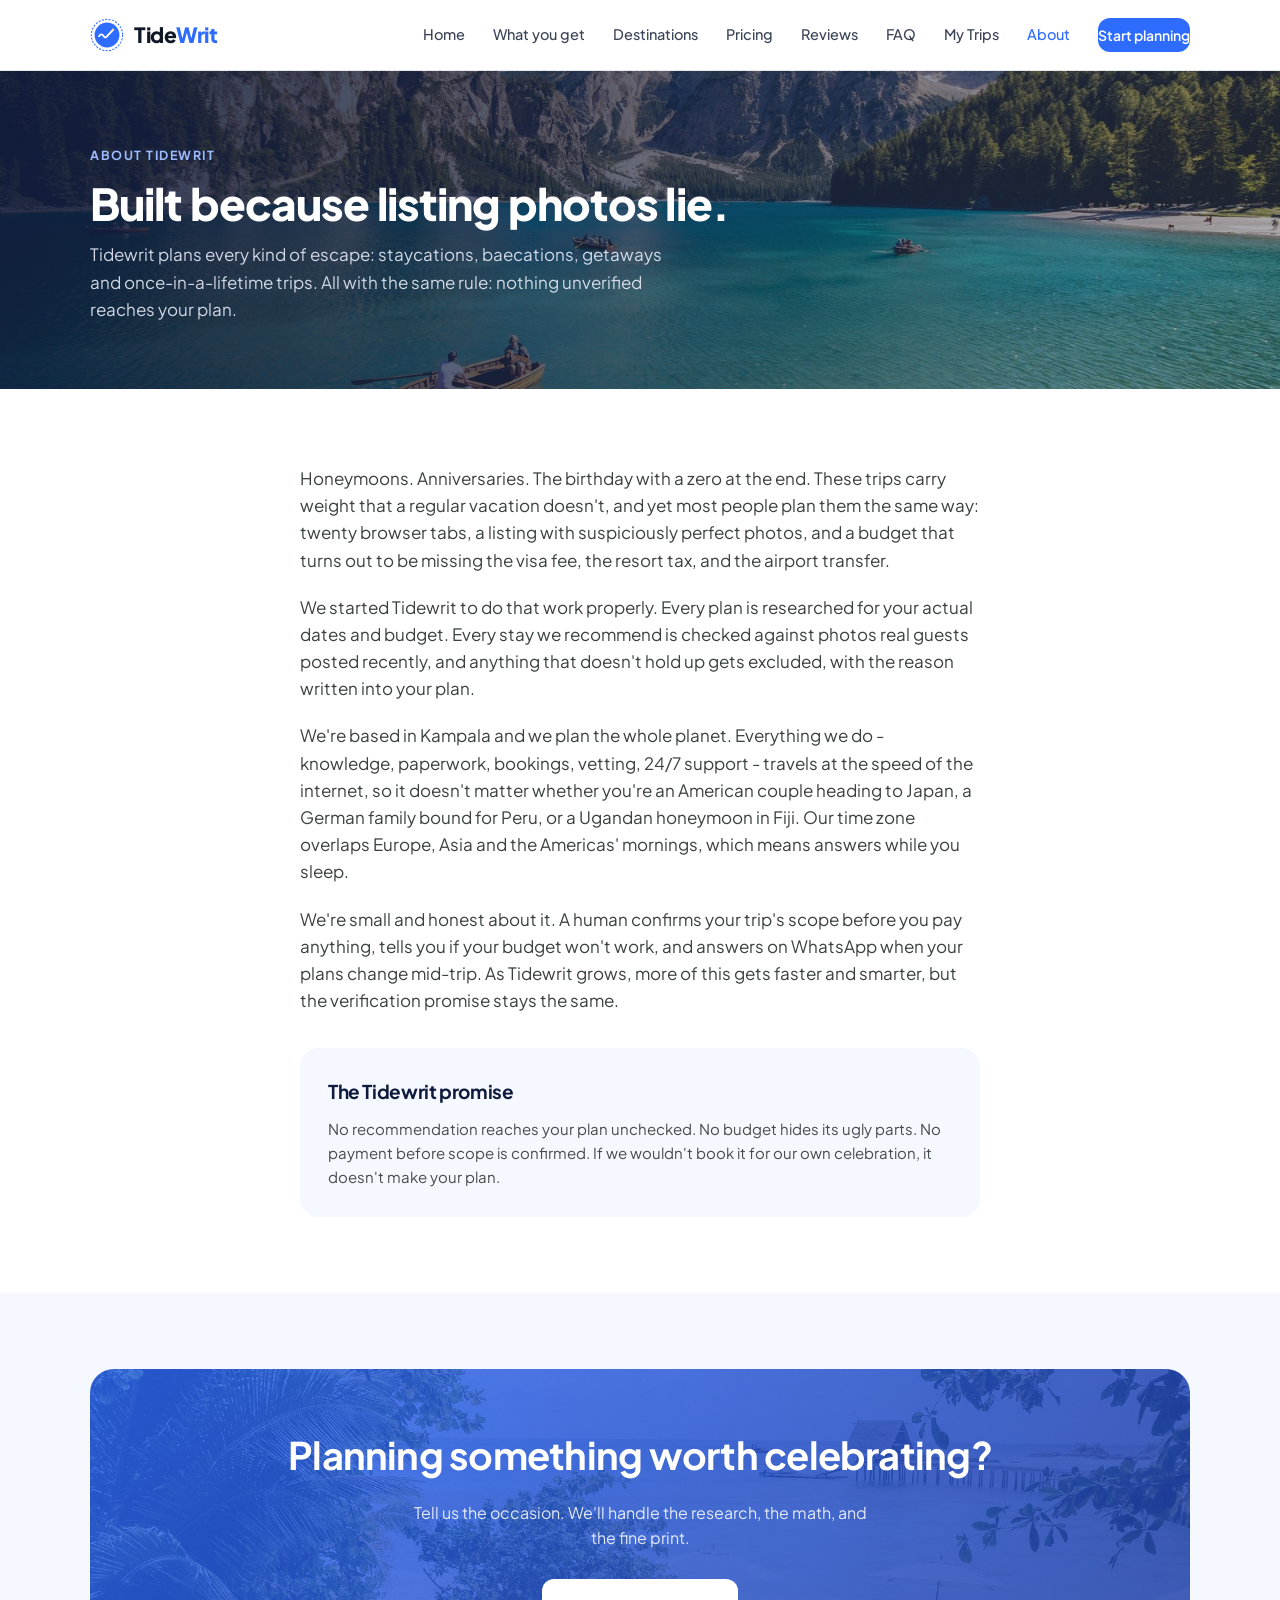
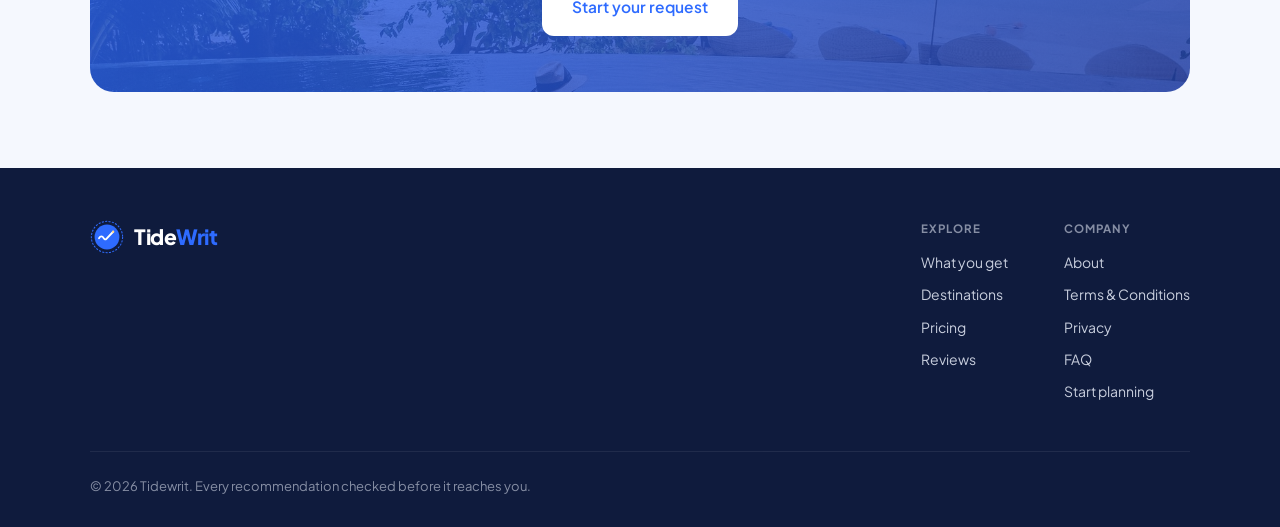
<file: tidewrit website/about.html>
<!DOCTYPE html>
<html lang="en">
<head>
<meta charset="UTF-8">
<meta name="viewport" content="width=device-width, initial-scale=1.0">
<title>About | Tidewrit</title>
<link rel="preconnect" href="https://fonts.googleapis.com">
<link href="https://fonts.googleapis.com/css2?family=Plus+Jakarta+Sans:wght@400;500;600;700;800&display=swap" rel="stylesheet">
<link rel="icon" type="image/svg+xml" href="images/favicon.svg">
<link rel="icon" type="image/png" sizes="32x32" href="images/favicon-32.png">
<link rel="apple-touch-icon" href="images/apple-touch-icon.png">
<link rel="stylesheet" href="style.css">
</head>
<body data-page="about.html">

<header class="page-hero" style="--ph:url('images/about.jpg')">
  <div class="wrap">
    <div class="eyebrow">About Tidewrit</div>
    <h1>Built because listing photos lie.</h1>
    <p>Tidewrit plans every kind of escape: staycations, baecations, getaways and once-in-a-lifetime trips. All with the same rule: nothing unverified reaches your plan.</p>
  </div>
</header>

<section class="section">
  <div class="wrap" style="max-width:720px;">
    <p style="font-size:17px; color:#3A413E; margin-bottom:20px;">Honeymoons. Anniversaries. The birthday with a zero at the end. These trips carry weight that a regular vacation doesn't, and yet most people plan them the same way: twenty browser tabs, a listing with suspiciously perfect photos, and a budget that turns out to be missing the visa fee, the resort tax, and the airport transfer.</p>
    <p style="font-size:17px; color:#3A413E; margin-bottom:20px;">We started Tidewrit to do that work properly. Every plan is researched for your actual dates and budget. Every stay we recommend is checked against photos real guests posted recently, and anything that doesn't hold up gets excluded, with the reason written into your plan.</p>
    <p style="font-size:17px; color:#3A413E; margin-bottom:20px;">We're based in Kampala and we plan the whole planet. Everything we do - knowledge, paperwork, bookings, vetting, 24/7 support - travels at the speed of the internet, so it doesn't matter whether you're an American couple heading to Japan, a German family bound for Peru, or a Ugandan honeymoon in Fiji. Our time zone overlaps Europe, Asia and the Americas' mornings, which means answers while you sleep.</p>
    <p style="font-size:17px; color:#3A413E; margin-bottom:20px;">We're small and honest about it. A human confirms your trip's scope before you pay anything, tells you if your budget won't work, and answers on WhatsApp when your plans change mid-trip. As Tidewrit grows, more of this gets faster and smarter, but the verification promise stays the same.</p>
    <div class="card" style="margin-top:34px; padding:28px; background:var(--sand); border:none;">
      <h3 style="font-size:19px; margin-bottom:10px;">The Tidewrit promise</h3>
      <p style="font-size:15px; color:#454D4A;">No recommendation reaches your plan unchecked. No budget hides its ugly parts. No payment before scope is confirmed. If we wouldn't book it for our own celebration, it doesn't make your plan.</p>
    </div>
  </div>
</section>

<section class="section tint">
  <div class="wrap">
    <div class="final-cta">
      <h2>Planning something worth celebrating?</h2>
      <p>Tell us the occasion. We'll handle the research, the math, and the fine print.</p>
      <a href="index.html#request" class="btn btn-coral">Start your request</a>
    </div>
  </div>
</section>

<script src="shared.js"></script>
</body>
</html>
</file>
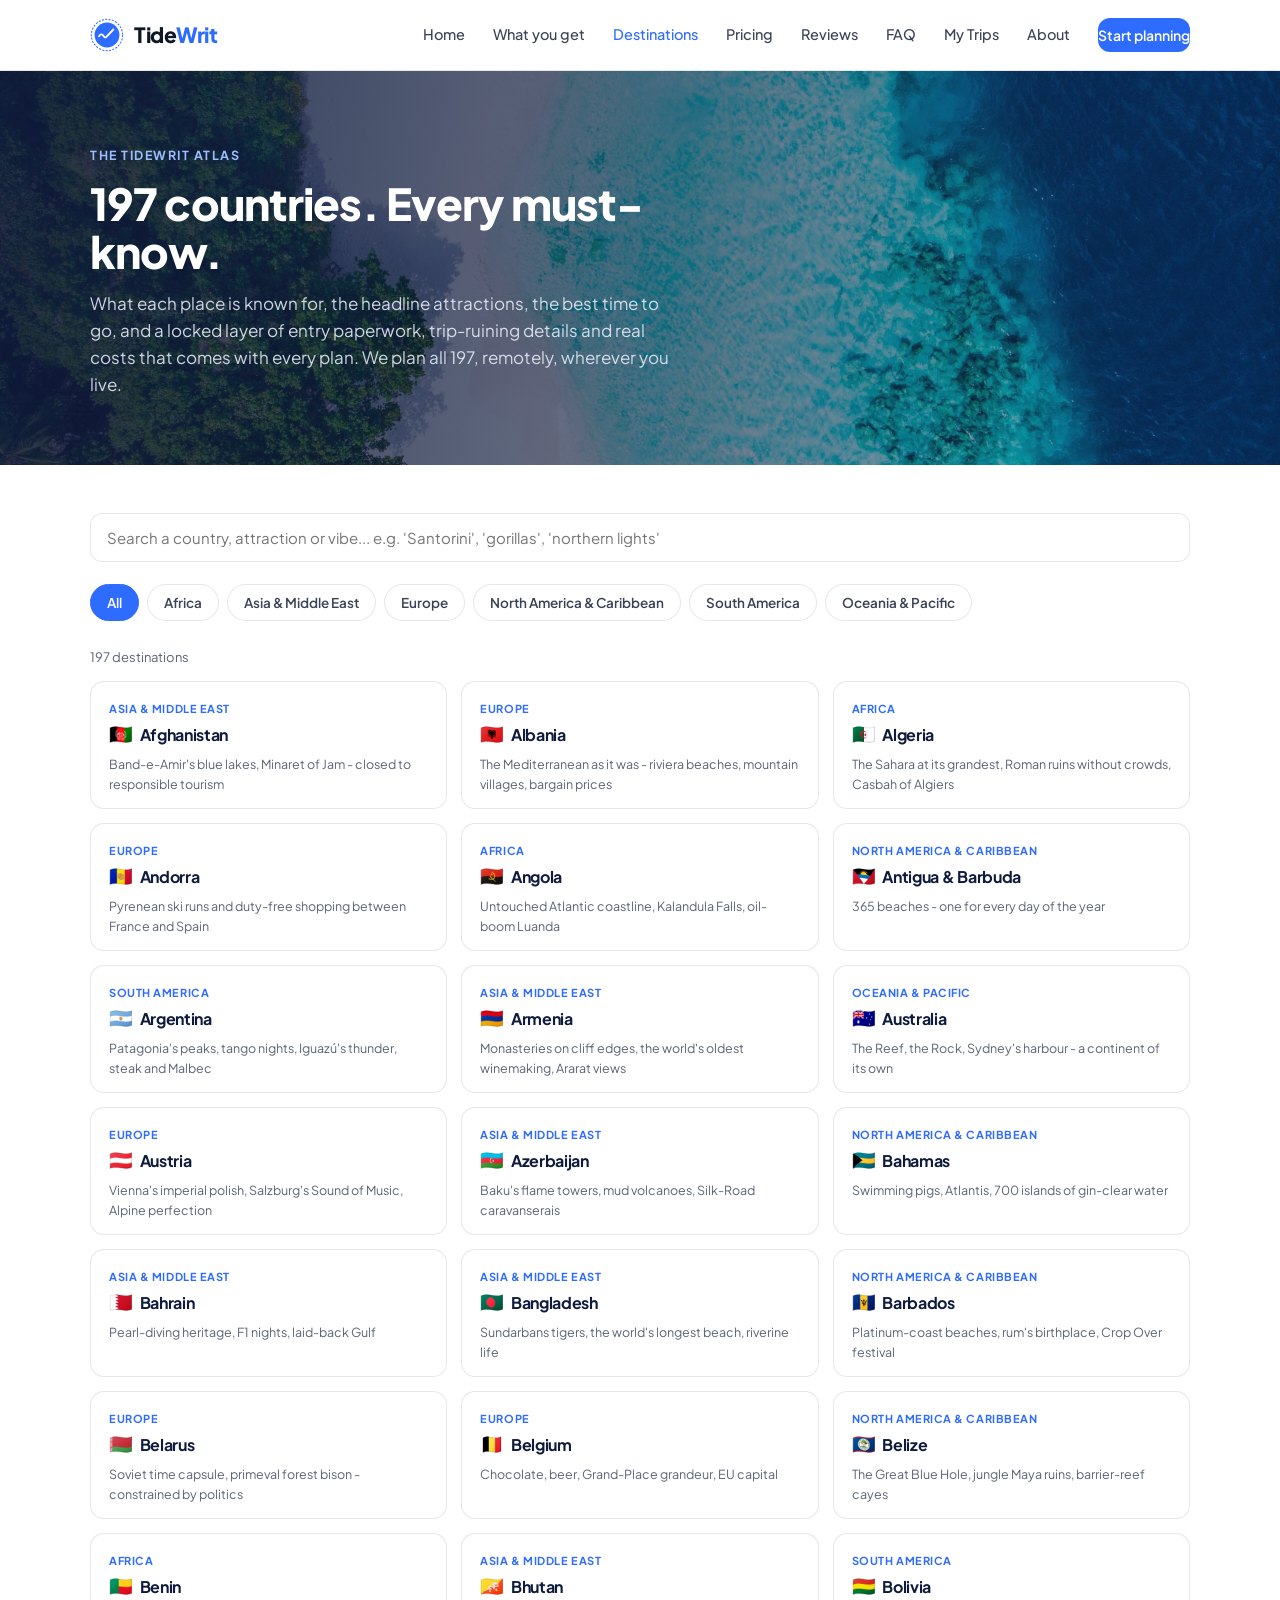
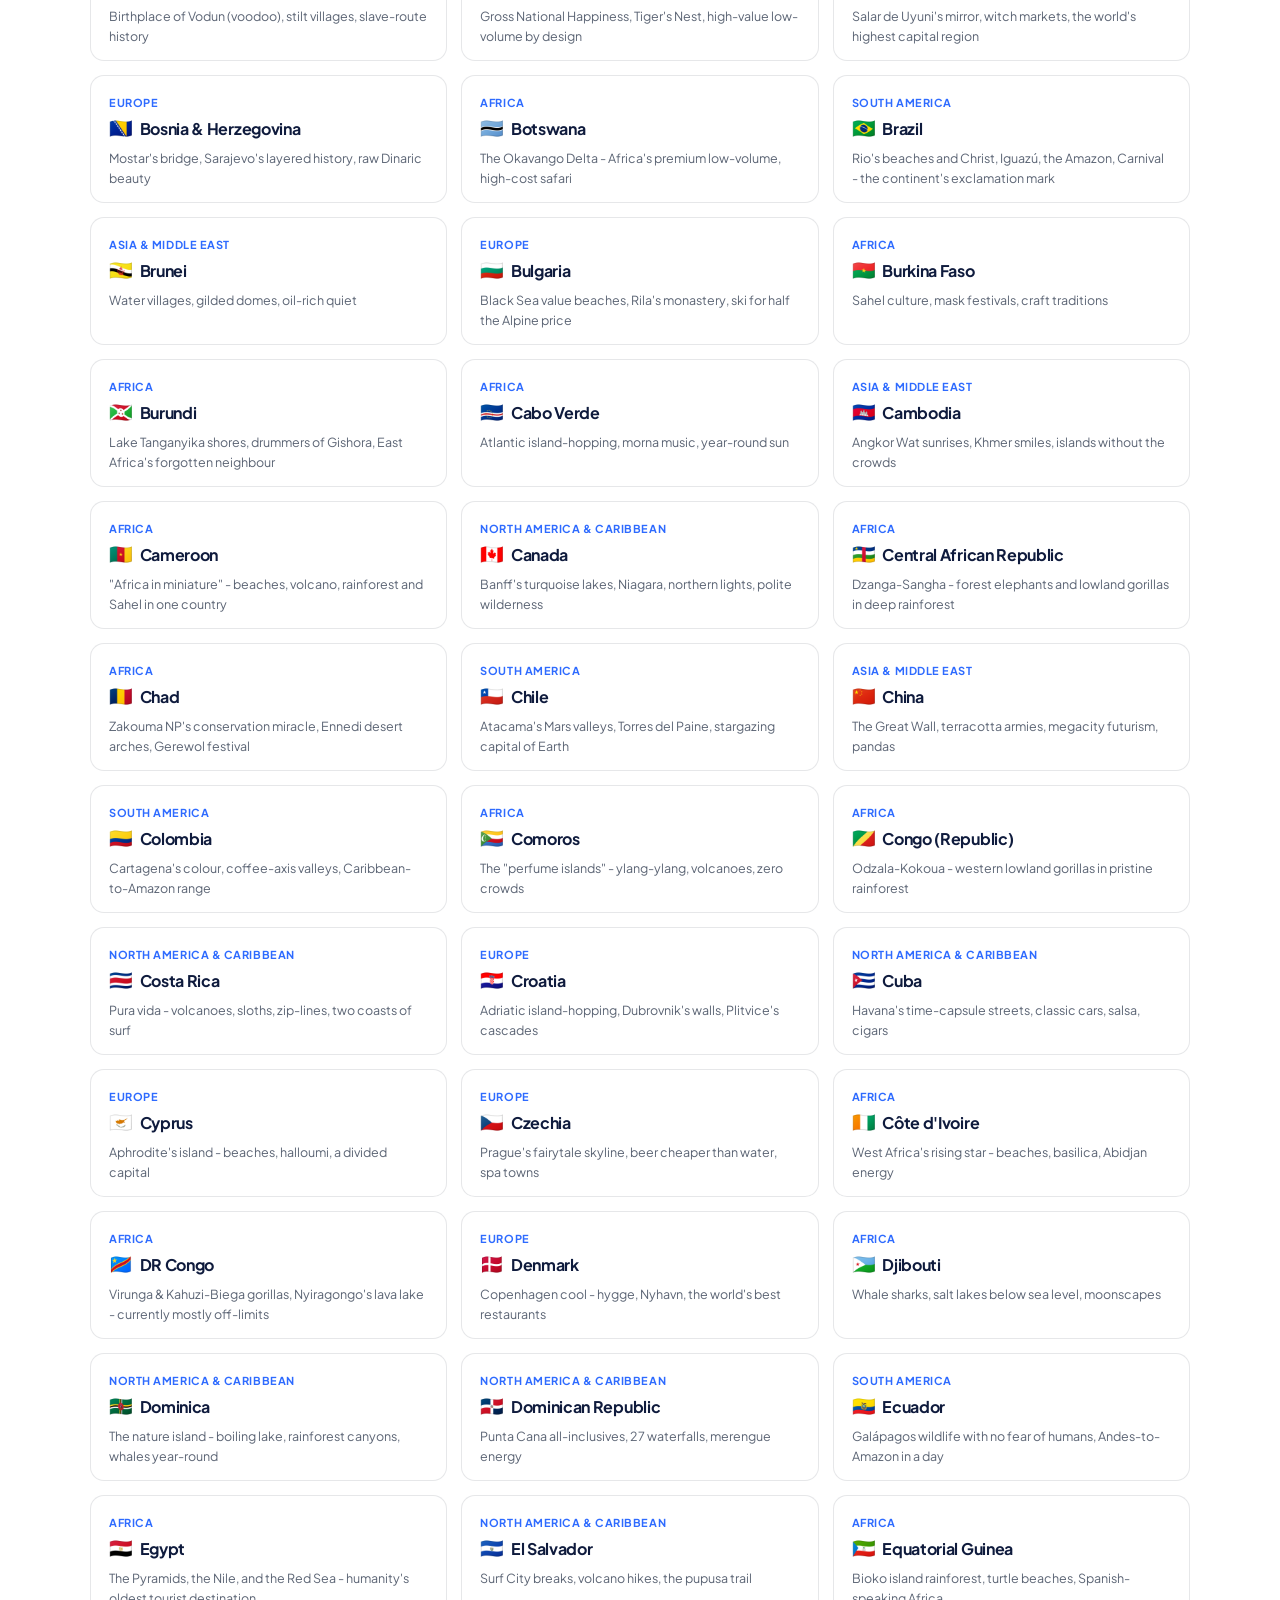
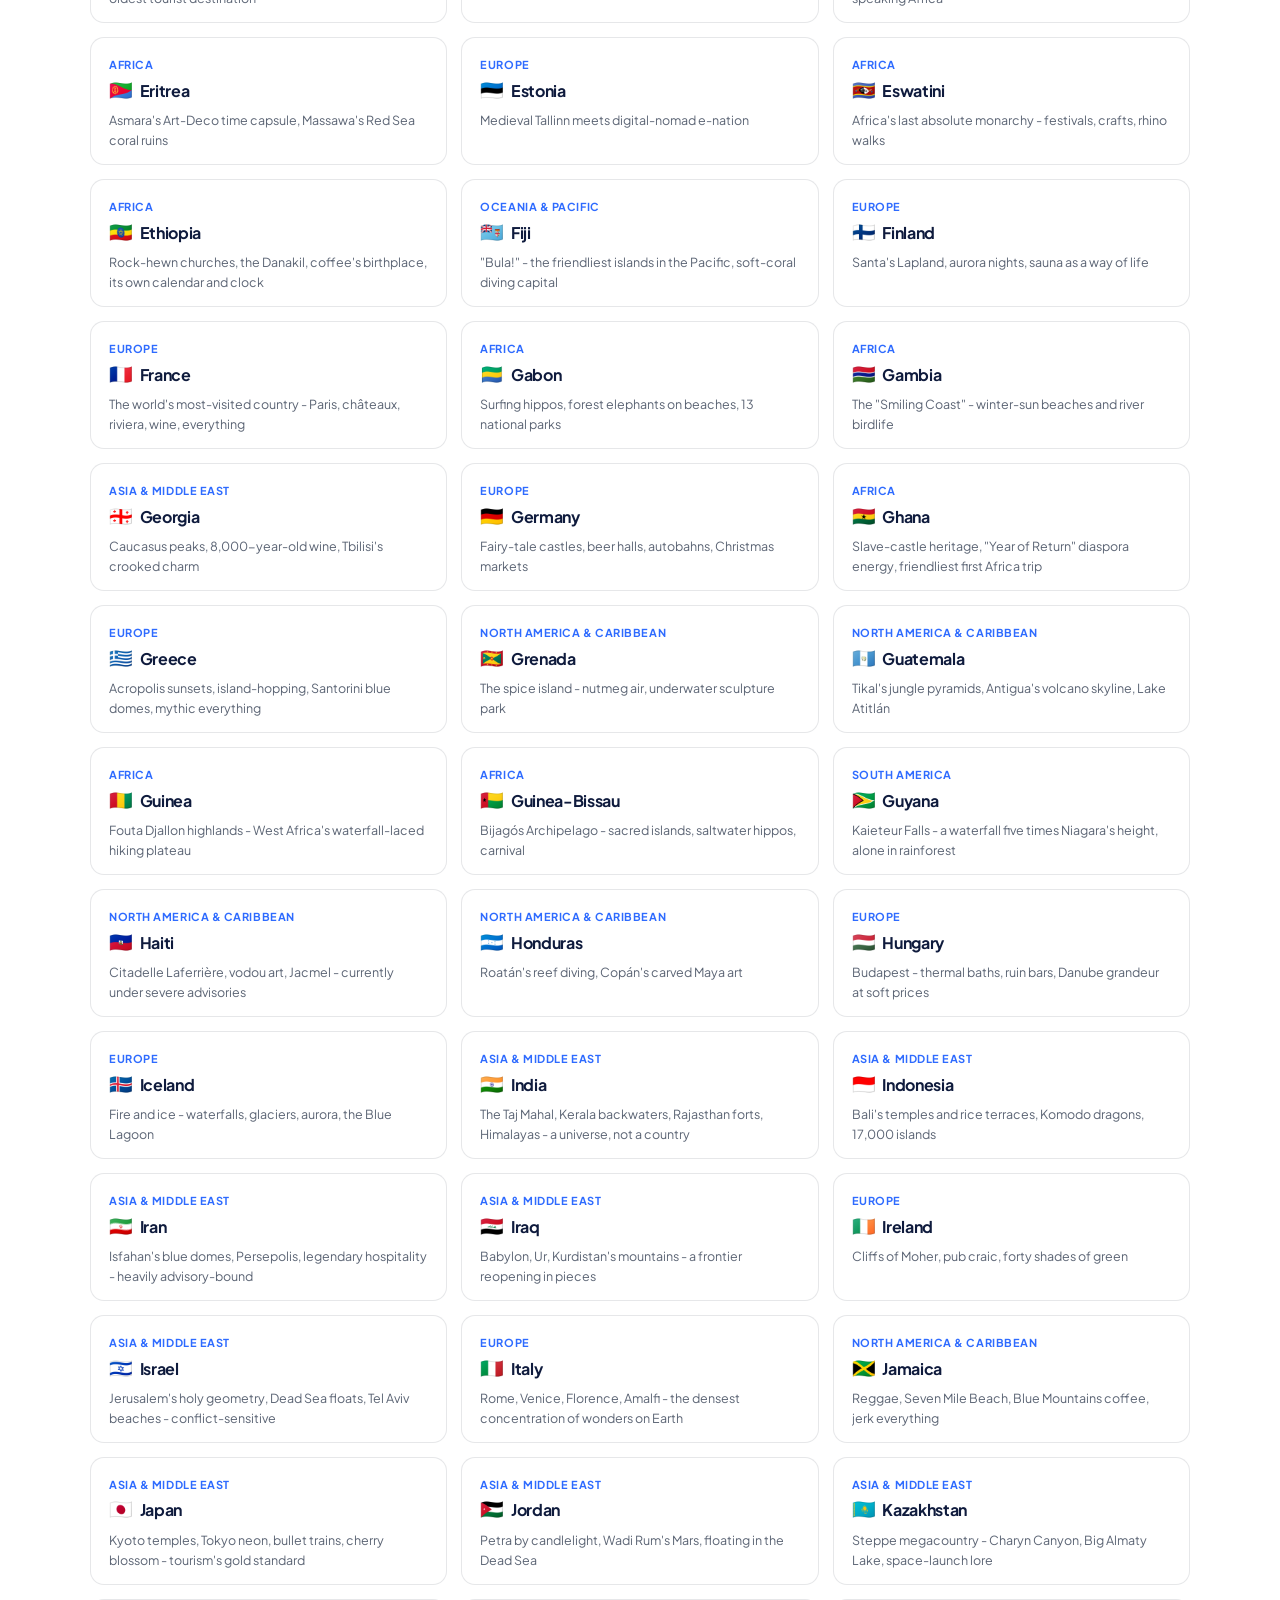
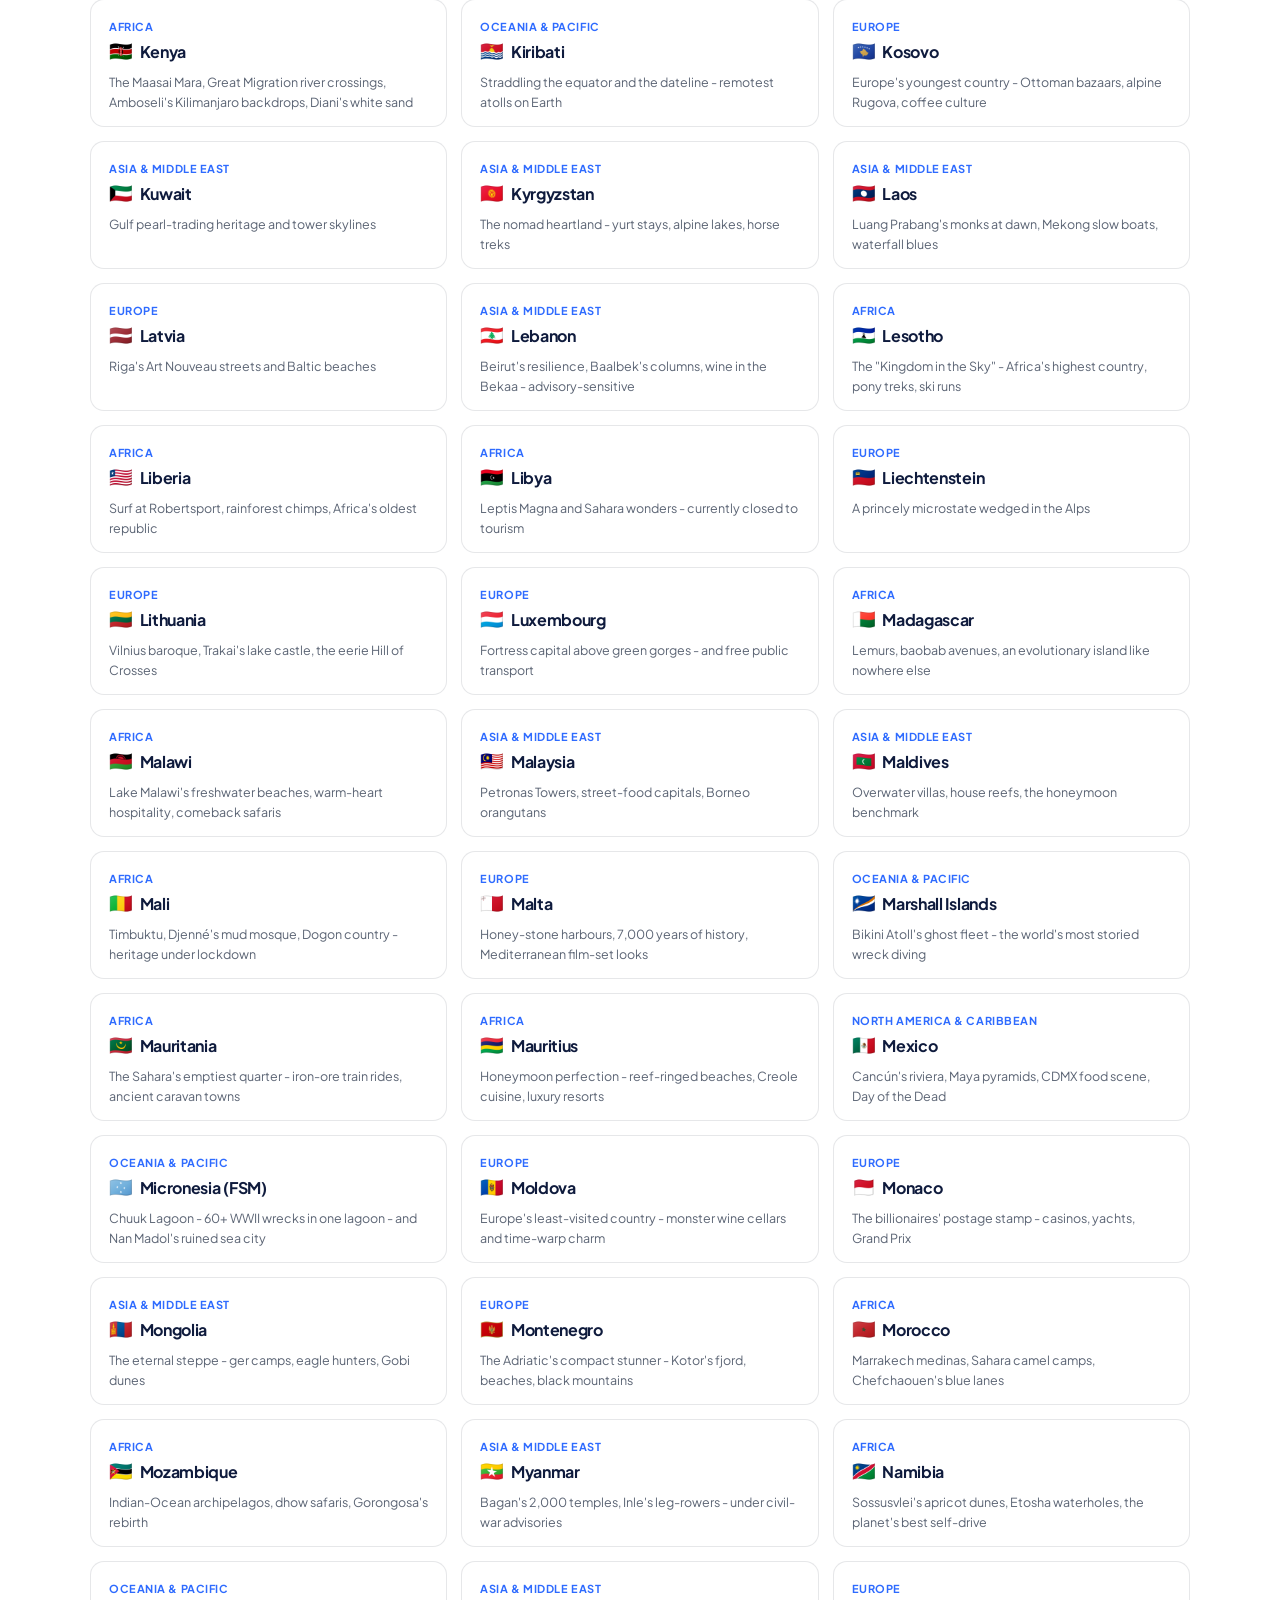
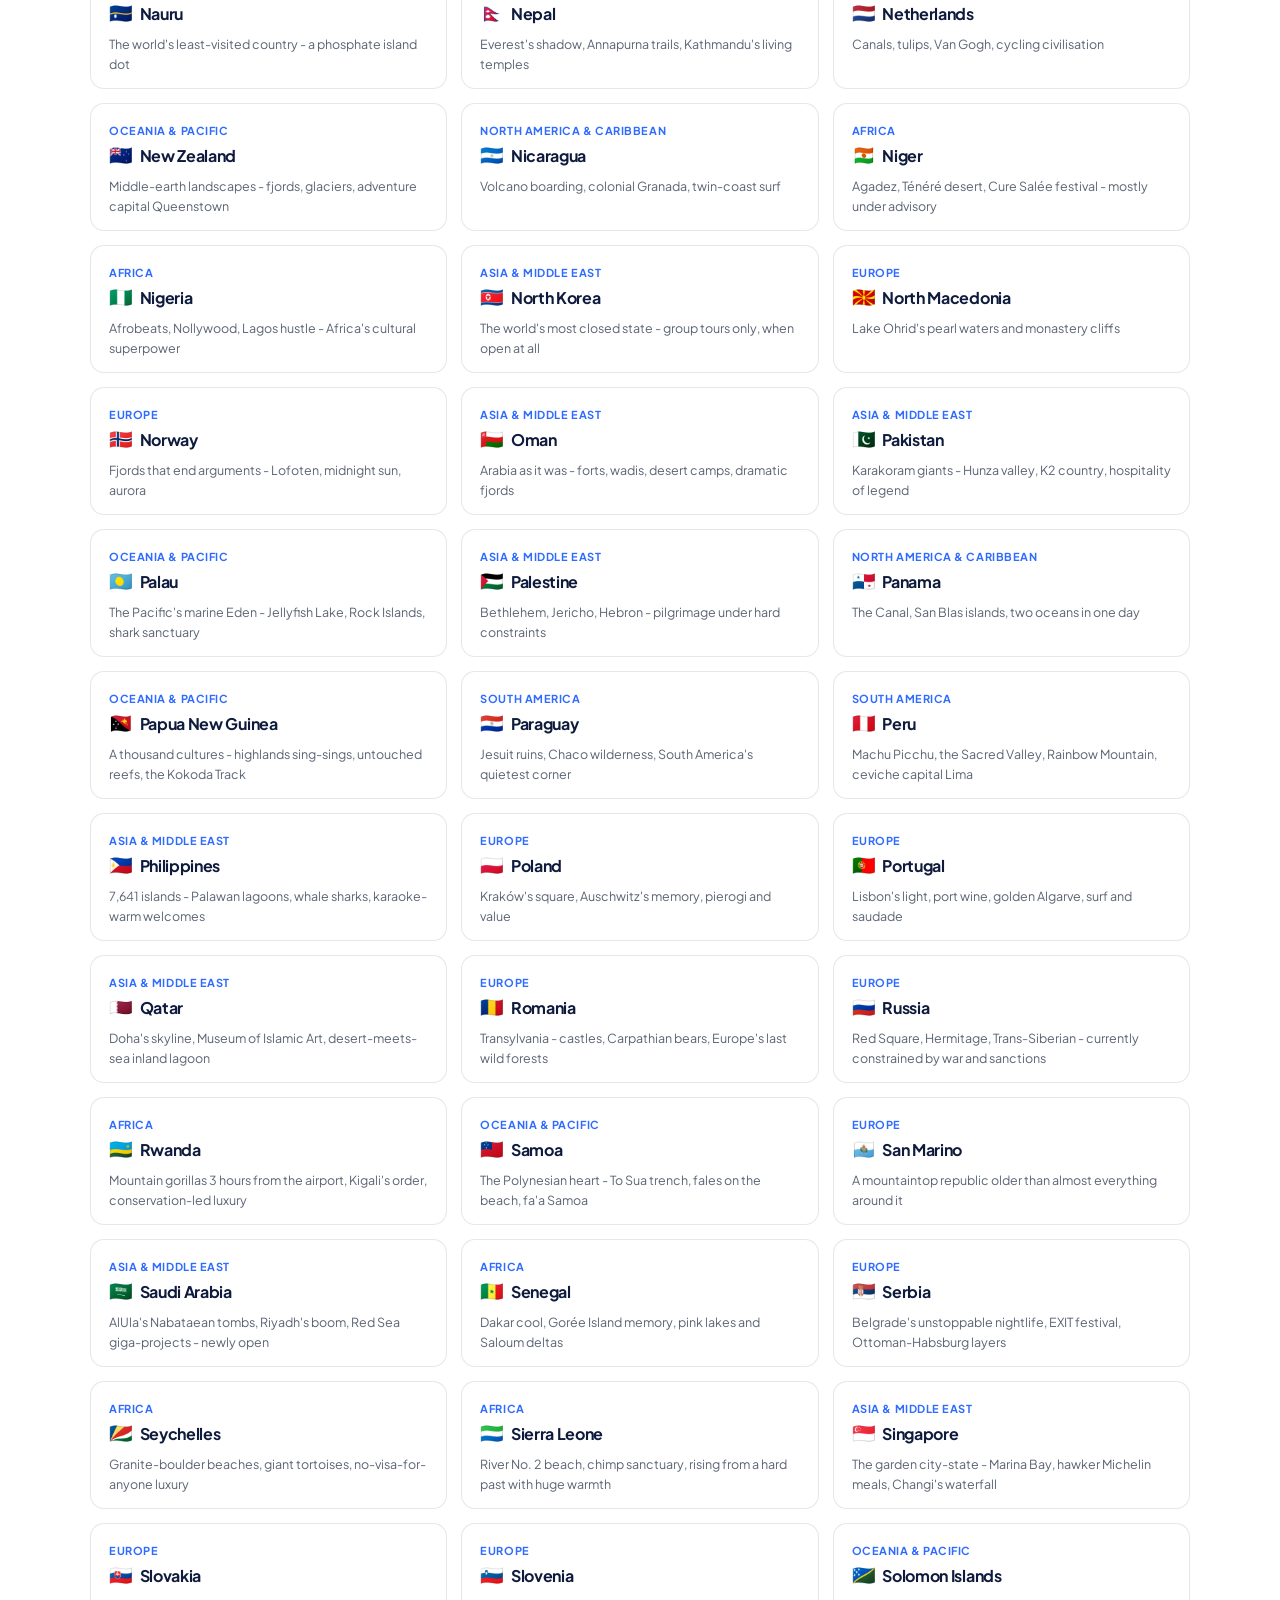
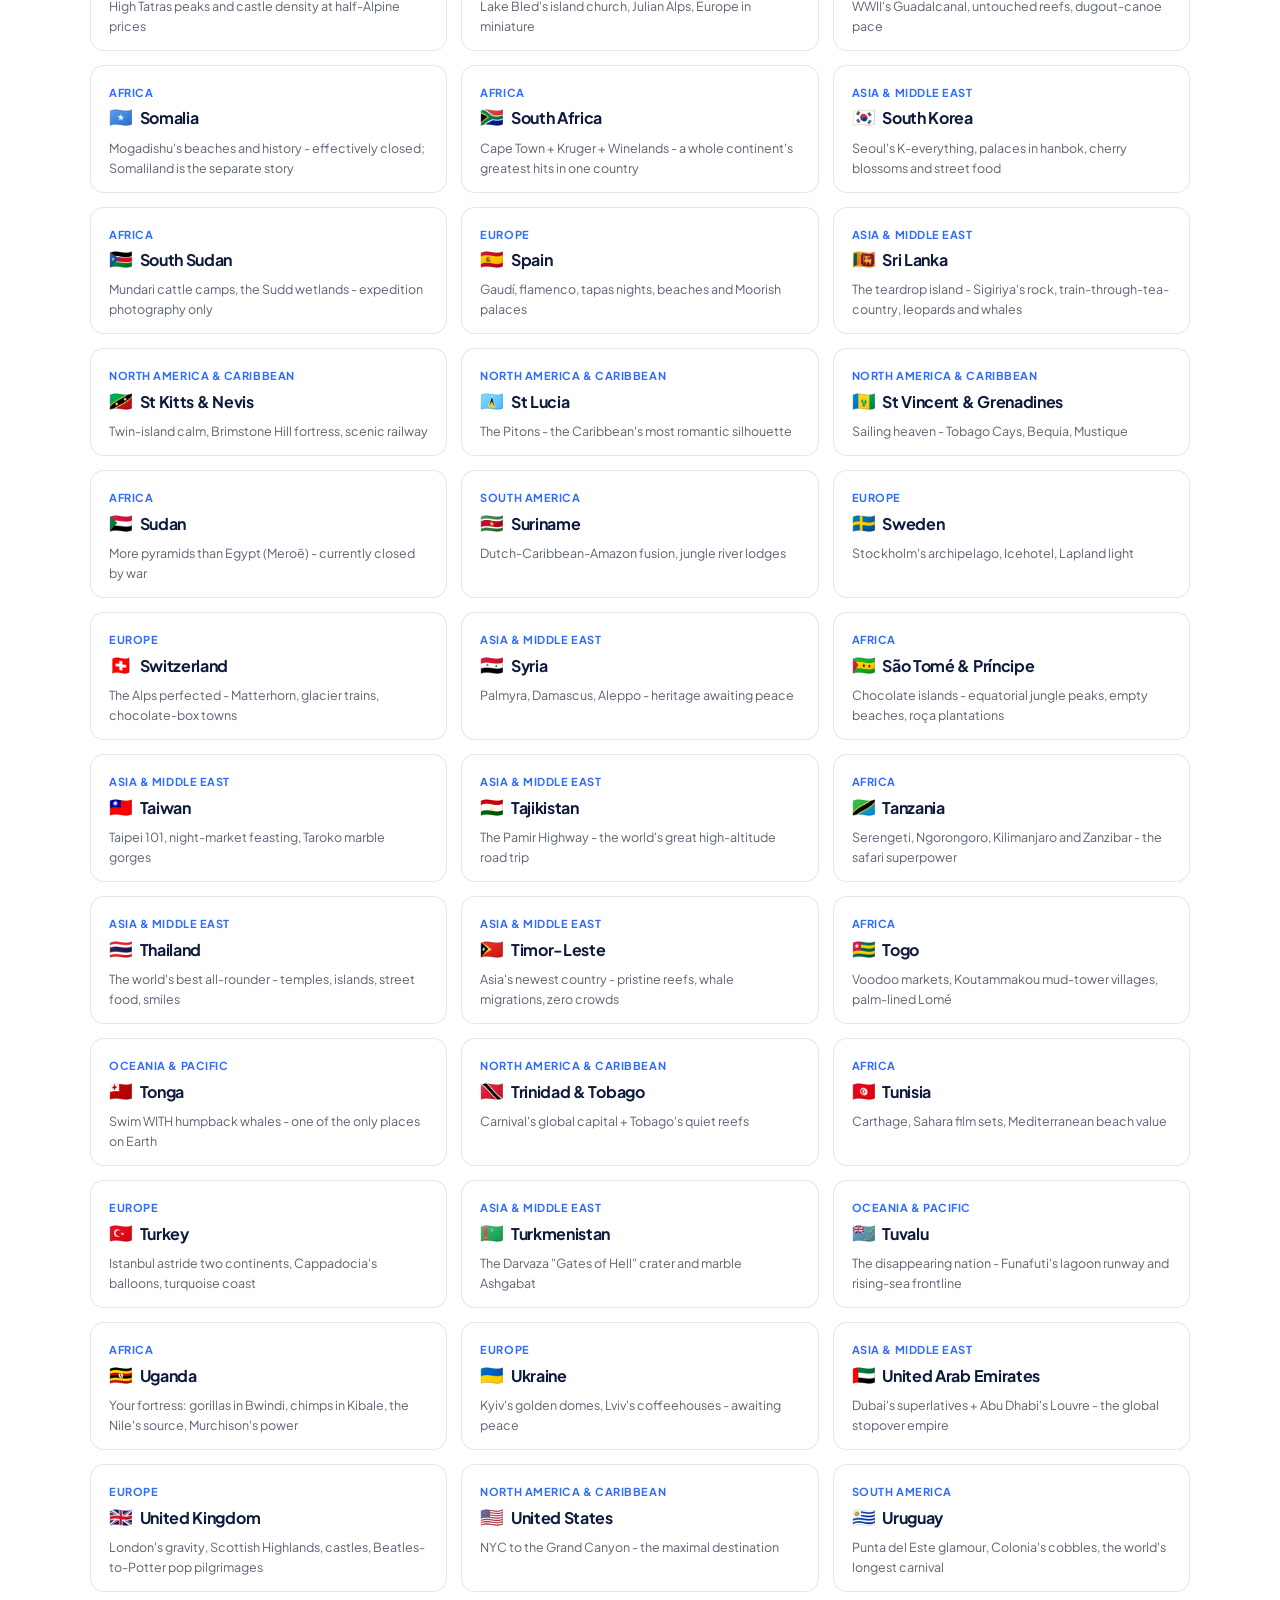
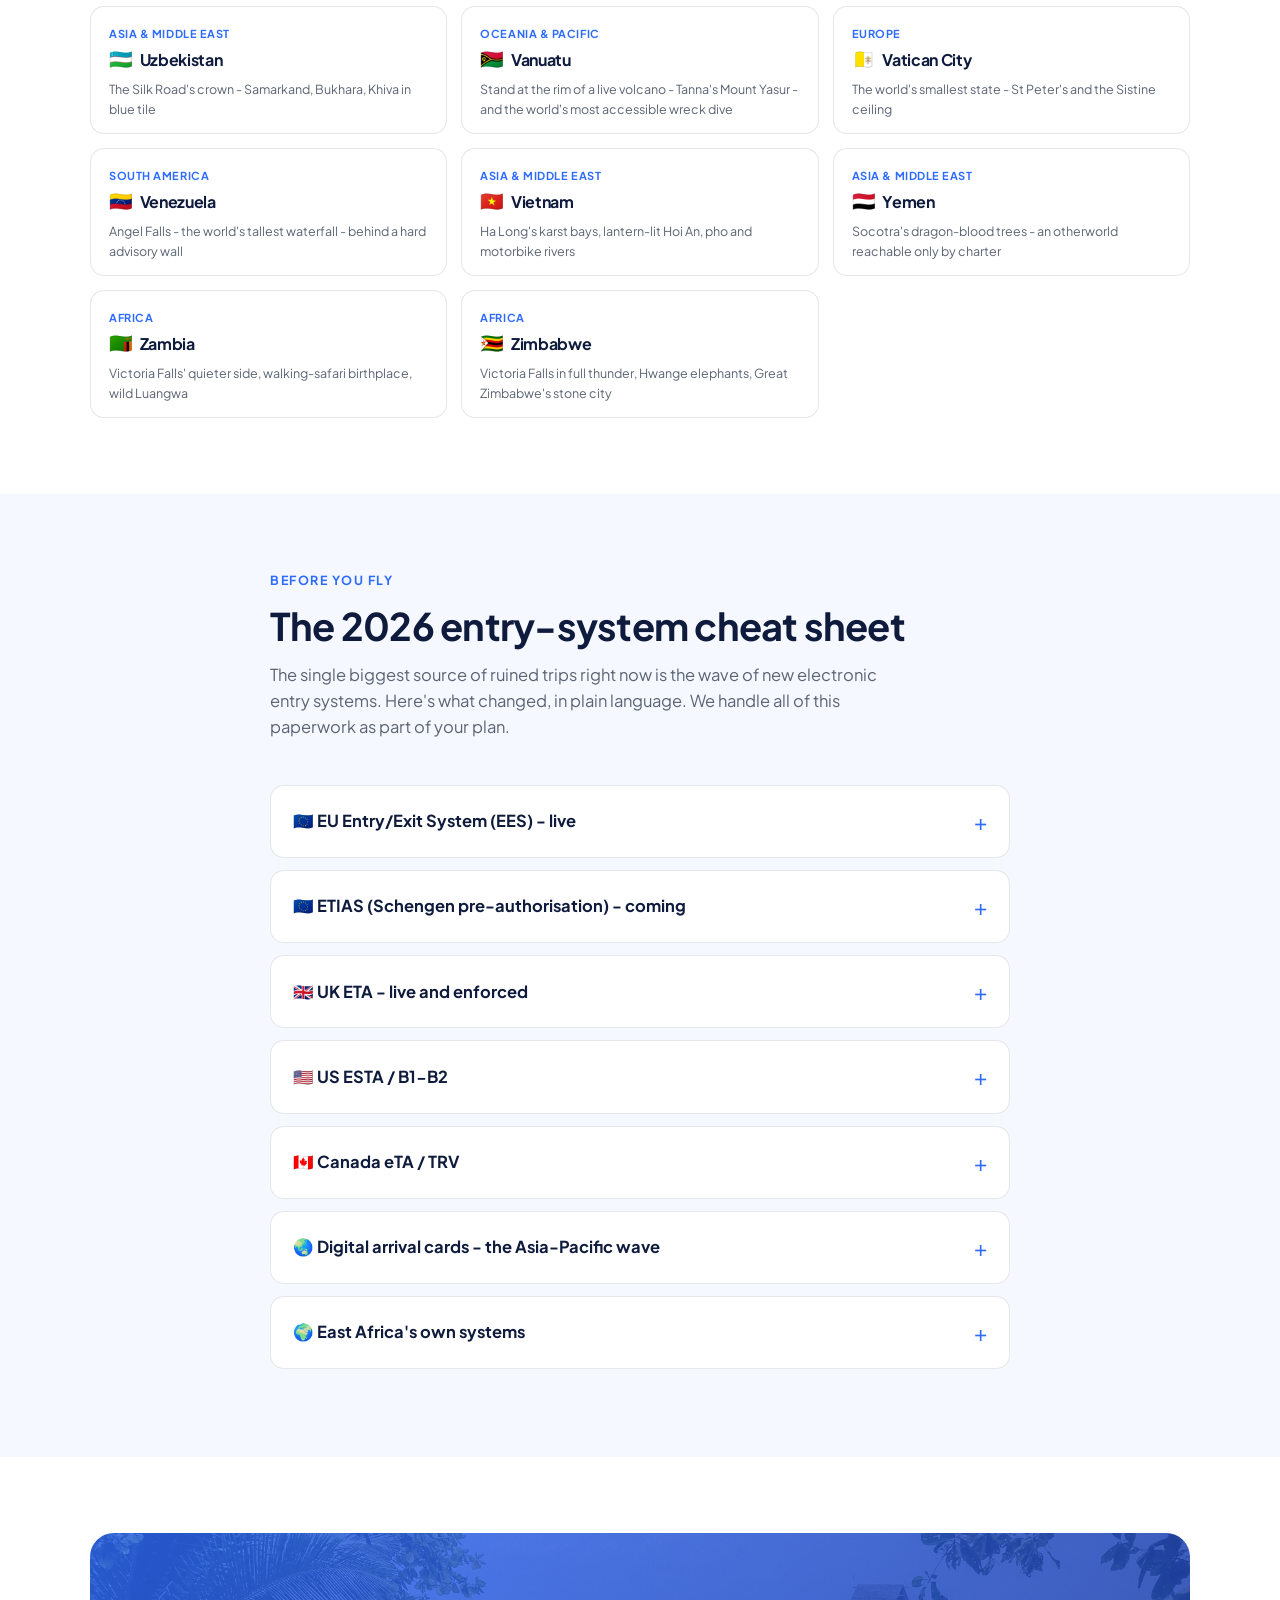
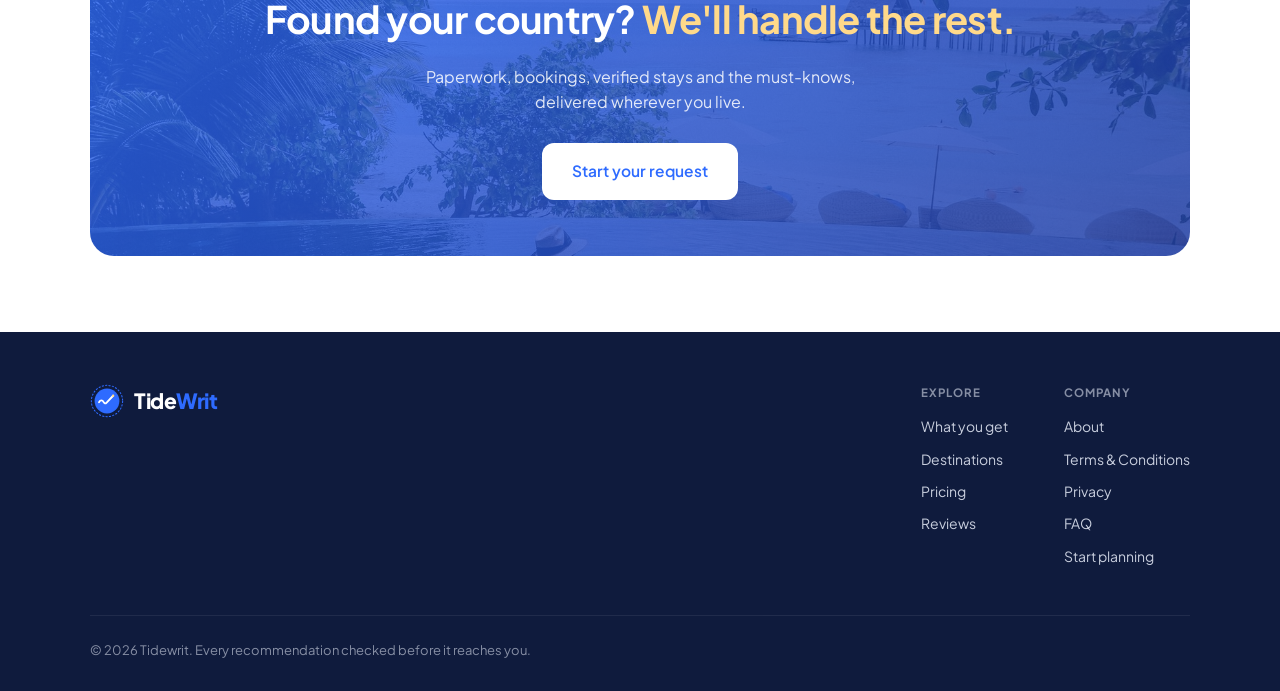
<file: tidewrit website/destinations.html>
<!DOCTYPE html>
<html lang="en">
<head>
<meta charset="UTF-8">
<meta name="viewport" content="width=device-width, initial-scale=1.0">
<title>Destinations | Tidewrit - 197 Countries, Every Must-Know</title>
<meta name="description" content="Every country on Earth: what it's known for, headline attractions, best time to go, entry paperwork and the must-knows that ruin trips when unknown.">
<link href="https://fonts.googleapis.com/css2?family=Plus+Jakarta+Sans:wght@400;500;600;700;800&display=swap" rel="stylesheet">
<link rel="icon" type="image/svg+xml" href="images/favicon.svg">
<link rel="icon" type="image/png" sizes="32x32" href="images/favicon-32.png">
<link rel="apple-touch-icon" href="images/apple-touch-icon.png">
<link rel="stylesheet" href="style.css">
<style>
  .atlas-tools{display:flex; gap:12px; flex-wrap:wrap; margin-bottom:22px;}
  .atlas-search{flex:1; min-width:220px; background:#fff; border:1px solid var(--line); border-radius:12px; padding:14px 16px; font-size:15px; font-family:inherit;}
  .cont-chips{display:flex; gap:8px; flex-wrap:wrap; margin-bottom:26px;}
  .cont-chip{padding:9px 16px; border-radius:100px; border:1px solid var(--line); background:#fff; font-size:13.5px; font-weight:600; color:#3A4356; cursor:pointer; font-family:inherit;}
  .cont-chip.on{background:var(--blue); border-color:var(--blue); color:#fff;}
  .c-grid{display:grid; grid-template-columns:repeat(3,1fr); gap:14px;}
  .c-card{background:#fff; border:1px solid var(--line); border-radius:14px; padding:18px 18px 14px; cursor:pointer; transition:transform .12s, box-shadow .12s;}
  .c-card:hover{transform:translateY(-2px); box-shadow:var(--shadow);}
  .c-card h3{font-size:16px; color:var(--navy);}
  .c-card .cc{font-size:11px; color:var(--blue); font-weight:700; text-transform:uppercase; letter-spacing:.05em;}
  .c-card p{font-size:12.5px; color:var(--grey); margin-top:6px; display:-webkit-box; -webkit-line-clamp:2; -webkit-box-orient:vertical; overflow:hidden;}
  .c-count{font-size:13px; color:var(--grey); margin-bottom:14px;}
  /* detail modal */
  .d-overlay{display:none; position:fixed; inset:0; z-index:300; background:rgba(15,27,61,.55); padding:24px 14px; overflow:auto;}
  .d-overlay.open{display:block;}
  .d-box{max-width:680px; margin:0 auto; background:#fff; border-radius:18px; overflow:hidden;}
  .d-head{background:linear-gradient(135deg, var(--blue), #1E3FA8); color:#fff; padding:24px 26px;}
  .d-head .cc{font-size:11px; font-weight:700; letter-spacing:.08em; opacity:.8; text-transform:uppercase;}
  .d-head h2{font-size:26px; margin:4px 0 6px;}
  .d-head p{font-size:13.5px; opacity:.9;}
  .d-body{padding:22px 26px 26px;}
  .d-sec{margin-bottom:18px;}
  .d-sec h4{font-size:12px; text-transform:uppercase; letter-spacing:.08em; color:var(--blue); margin-bottom:8px;}
  .d-sec .val{font-size:14px; color:#2A3346;}
  .a-chips{display:flex; flex-wrap:wrap; gap:7px;}
  .a-chip{font-size:12.5px; background:var(--soft); border:1px solid var(--line); border-radius:100px; padding:6px 13px; color:#2A3346;}
  .d-list{list-style:none;}
  .d-list li{font-size:13.5px; color:#414B5F; padding:7px 0 7px 22px; position:relative; border-bottom:1px dashed var(--line);}
  .d-list li:last-child{border-bottom:none;}
  .d-list li::before{content:''; position:absolute; left:2px; top:13px; width:7px; height:7px; border-radius:50%; background:var(--blue);}
  .d-list.warn li::before{background:var(--orange);}
  .d-svc{background:#E9F8F0; border-radius:12px; padding:14px 16px; font-size:13.5px; color:#2E5C46;}
  .d-svc b{color:#1E7A4F;}
  .d-cta{display:flex; gap:10px; margin-top:20px; flex-wrap:wrap;}
  .d-close{position:sticky; top:0; float:right; margin:10px; background:#fff; border:1px solid var(--line); width:36px; height:36px; border-radius:50%; font-size:16px; cursor:pointer;}
  .two-col-d{display:grid; grid-template-columns:1fr 1fr; gap:14px;}
  @media(max-width:820px){ .c-grid{grid-template-columns:1fr 1fr;} .two-col-d{grid-template-columns:1fr;} }
  @media(max-width:520px){ .c-grid{grid-template-columns:1fr;} }
</style>
</head>
<body data-page="destinations.html">

<header class="page-hero" style="--ph:url('images/hero.jpg')">
  <div class="wrap">
    <div class="eyebrow">The Tidewrit Atlas</div>
    <h1>197 countries. Every must-know.</h1>
    <p>What each place is known for, the headline attractions, the best time to go, and a locked layer of entry paperwork, trip-ruining details and real costs that comes with every plan. We plan all 197, remotely, wherever you live.</p>
  </div>
</header>

<section class="section" style="padding-top:48px;">
  <div class="wrap">
    <div class="atlas-tools">
      <input class="atlas-search" id="q" placeholder="Search a country, attraction or vibe... e.g. 'Santorini', 'gorillas', 'northern lights'">
    </div>
    <div class="cont-chips" id="contChips"></div>
    <div class="c-count" id="count"></div>
    <div class="c-grid" id="grid"></div>
  </div>
</section>

<section class="section tint">
  <div class="wrap" style="max-width:780px;">
    <div class="section-head">
      <div class="eyebrow">Before you fly</div>
      <h2>The 2026 entry-system cheat sheet</h2>
      <p>The single biggest source of ruined trips right now is the wave of new electronic entry systems. Here's what changed, in plain language. We handle all of this paperwork as part of your plan.</p>
    </div>
    <details><summary>🇪🇺 EU Entry/Exit System (EES) - live</summary><p>Fully operational at all external Schengen borders since 10 April 2026. Non-EU visitors are registered biometrically (face + fingerprints) instead of passport stamps, at the first Schengen border crossed. No pre-travel action needed, but first-time registration adds queue time, so build buffers into tight connections.</p></details>
    <details><summary>🇪🇺 ETIAS (Schengen pre-authorisation) - coming</summary><p>The EU's ESTA-equivalent for visa-exempt nationals, expected in the last quarter of 2026: €20, valid 3 years, with a six-month grace period after launch. Not needed by visa-required nationals (Ugandan passports apply for Schengen visas instead). Beware fraudulent "ETIAS" websites: none can legitimately sell it before launch.</p></details>
    <details><summary>🇬🇧 UK ETA - live and enforced</summary><p>Mandatory since 25 February 2026 for all ~85 visa-exempt nationalities (US, EU, Canada, Australia and more): £20, valid 2 years, linked to your passport, applied via app and usually approved in minutes. Airlines deny boarding without it. Ugandan passports are visa-required and need the Standard Visitor Visa instead, a document-heavy application we manage as a service.</p></details>
    <details><summary>🇺🇸 US ESTA / B1-B2</summary><p>Visa Waiver Program nationals need ESTA (fee now about $40). Ugandan passports need a full B1/B2 interview at the Kampala embassy: long waits and high refusal risk without strong ties evidence - interview prep is one of our premium services. Bonus: a valid US visa unlocks visa-free entry to Mexico and several Central American and Caribbean states.</p></details>
    <details><summary>🇨🇦 Canada eTA / TRV</summary><p>Visa-exempt air travellers need the CAD$7 eTA. Ugandan passports need a Temporary Resident Visa with biometrics at VFS Kampala.</p></details>
    <details><summary>🌏 Digital arrival cards - the Asia-Pacific wave</summary><p>Thailand (TDAC), Malaysia (MDAC), Singapore (SG Arrival Card), Indonesia (e-CD), Maldives (IMUGA), New Zealand (NZeTA + levy), South Korea (K-ETA for many), Sri Lanka (ETA) and Cambodia (e-arrival) each require an online form before landing. We file these for you so you never learn about them in a check-in queue.</p></details>
    <details><summary>🌍 East Africa's own systems</summary><p>Uganda e-visa ($50, apply ahead); Kenya eTA; Tanzania e-visa plus Zanzibar's mandatory $44 ZIC insurance; Rwanda visa-on-arrival free for AU/Commonwealth/Francophonie passports. The $100 East Africa Tourist Visa covers Uganda + Kenya + Rwanda (not Tanzania). Yellow fever certificates are demanded across much of Africa, Asia and Latin America from travellers departing Uganda - we keep the yellow card on every checklist.</p></details>
  </div>
</section>

<section class="section">
  <div class="wrap">
    <div class="final-cta">
      <h2>Found your country? <em>We'll handle the rest.</em></h2>
      <p>Paperwork, bookings, verified stays and the must-knows, delivered wherever you live.</p>
      <a href="index.html#request" class="btn btn-coral">Start your request</a>
    </div>
  </div>
</section>

<!-- detail modal -->
<div class="d-overlay" id="dOverlay">
  <div class="d-box">
    <button class="d-close" onclick="document.getElementById('dOverlay').classList.remove('open')">✕</button>
    <div class="d-head" id="dHead" style="position:relative; overflow:hidden;">
      <img id="dPhoto" alt="" style="display:none; position:absolute; inset:0; width:100%; height:100%; object-fit:cover;">
      <div id="dShade" style="position:absolute; inset:0; background:linear-gradient(100deg, rgba(15,27,61,.55), rgba(15,27,61,.15)); display:none;"></div>
      <div style="position:relative;">
        <div style="display:flex; justify-content:space-between; align-items:flex-start; gap:12px;">
          <div><div class="cc" id="dCont"></div><h2 id="dName"></h2></div>
          <div id="dFlag" style="font-size:44px; line-height:1; filter:drop-shadow(0 2px 6px rgba(0,0,0,.25));"></div>
        </div>
        <p id="dKnown"></p>
      </div>
    </div>
    <div class="d-body">
      <div class="d-sec"><h4>Headline attractions</h4><div class="a-chips" id="dAttr"></div></div>
      <div class="two-col-d">
        <div class="d-sec"><h4>Best time</h4><div class="val" id="dBT"></div></div>
        <div class="d-sec"><h4>Best for</h4><div class="val" id="dBF"></div></div>
      </div>
      <div class="d-sec">
        <h4>Entry paperwork · Critical must-knows · Hidden costs</h4>
        <div style="position:relative; border:1px solid var(--line); border-radius:12px; overflow:hidden;">
          <div style="filter:blur(5px); user-select:none; pointer-events:none; padding:16px 18px;">
            <div style="height:11px; background:#DCE3F0; border-radius:6px; width:88%; margin-bottom:10px;"></div>
            <div style="height:11px; background:#DCE3F0; border-radius:6px; width:96%; margin-bottom:10px;"></div>
            <div style="height:11px; background:#E7D9C8; border-radius:6px; width:80%; margin-bottom:10px;"></div>
            <div style="height:11px; background:#DCE3F0; border-radius:6px; width:91%; margin-bottom:10px;"></div>
            <div style="height:11px; background:#E7D9C8; border-radius:6px; width:74%;"></div>
          </div>
          <div style="position:absolute; inset:0; display:flex; flex-direction:column; align-items:center; justify-content:center; gap:10px; background:rgba(255,255,255,.55); padding:16px; text-align:center;">
            <div style="width:34px; height:34px; color:var(--blue);"><svg viewBox="0 0 24 24" fill="none" stroke="currentColor" stroke-width="2" stroke-linecap="round" stroke-linejoin="round"><rect x="5" y="11" width="14" height="9" rx="2"/><path d="M8 11V8a4 4 0 0 1 8 0v3"/></svg></div>
            <div style="font-size:13.5px; color:var(--navy); font-weight:700;" id="dLockLine">The visa picture, the trip-ruining details and the real costs</div>
            <div style="font-size:12.5px; color:var(--grey); max-width:340px;">Researched, verified and current for your exact passport and dates - included with every Tidewrit plan.</div>
          </div>
        </div>
      </div>
      <div class="d-cta">
        <a class="btn btn-coral" id="dPlan" href="index.html#request">Plan this trip</a>
        <a class="btn btn-ghost" href="pricing.html">See pricing</a>
      </div>
    </div>
  </div>
</div>

<script src="atlas-data.js"></script>
<script src="shared.js"></script>
<script>
  const flagOf = code => code === 'XK' ? '🇽🇰' : (code ? String.fromCodePoint(...[...code.toUpperCase()].map(c => 0x1F1E6 + c.charCodeAt(0) - 65)) : '🌍');
  const slugOf = n => n.toLowerCase().replace(/[^a-z0-9]+/g,'-').replace(/^-|-$/g,'');
  const conts = ['All','Africa','Asia & Middle East','Europe','North America & Caribbean','South America','Oceania & Pacific'];
  let activeCont = 'All';
  const chipsEl = document.getElementById('contChips');
  conts.forEach(c => {
    const b = document.createElement('button');
    b.className = 'cont-chip' + (c==='All'?' on':''); b.textContent = c;
    b.addEventListener('click', () => { activeCont = c; document.querySelectorAll('.cont-chip').forEach(x=>x.classList.toggle('on', x===b)); render(); });
    chipsEl.appendChild(b);
  });

  const grid = document.getElementById('grid'), q = document.getElementById('q');
  function render(){
    const term = q.value.trim().toLowerCase();
    const names = Object.keys(ATLAS).filter(n => {
      const d = ATLAS[n];
      if(activeCont !== 'All' && d.c !== activeCont) return false;
      if(!term) return true;
      return (n + ' ' + d.k + ' ' + d.a.join(' ') + ' ' + d.bf).toLowerCase().includes(term);
    }).sort();
    document.getElementById('count').textContent = names.length + ' destination' + (names.length===1?'':'s');
    grid.innerHTML = names.map(n => `
      <div class="c-card" onclick="openD('${n.replace(/'/g,"\\'")}')">
        <div class="cc">${ATLAS[n].c}</div>
        <h3><span style="font-size:19px; margin-right:7px;">${flagOf(ATLAS[n].f)}</span>${n}</h3>
        <p>${ATLAS[n].k}</p>
      </div>`).join('');
  }
  q.addEventListener('input', render);
  render();

  function openD(n){
    const d = ATLAS[n];
    document.getElementById('dCont').textContent = d.c;
    document.getElementById('dFlag').textContent = flagOf(d.f);
    const ph = document.getElementById('dPhoto'), sh = document.getElementById('dShade');
    ph.style.display = 'none'; sh.style.display = 'none';
    ph.onload = () => { ph.style.display='block'; sh.style.display='block'; };
    ph.onerror = () => { ph.style.display='none'; sh.style.display='none'; };
    ph.src = 'images/countries/' + slugOf(n) + '.jpg';
    document.getElementById('dName').textContent = n;
    document.getElementById('dKnown').textContent = d.k;
    document.getElementById('dAttr').innerHTML = d.a.map(a=>`<span class="a-chip">${a}</span>`).join('');
    document.getElementById('dBT').textContent = d.bt || '-';
    document.getElementById('dBF').textContent = d.bf || '-';
    document.getElementById('dLockLine').textContent = 'The ' + n + ' visa picture, trip-ruining details and real costs';
    document.getElementById('dPlan').href = 'index.html#request';
    document.getElementById('dOverlay').classList.add('open');
  }
  document.getElementById('dOverlay').addEventListener('click', e => { if(e.target.id==='dOverlay') e.target.classList.remove('open'); });
</script>
</body>
</html>
</file>
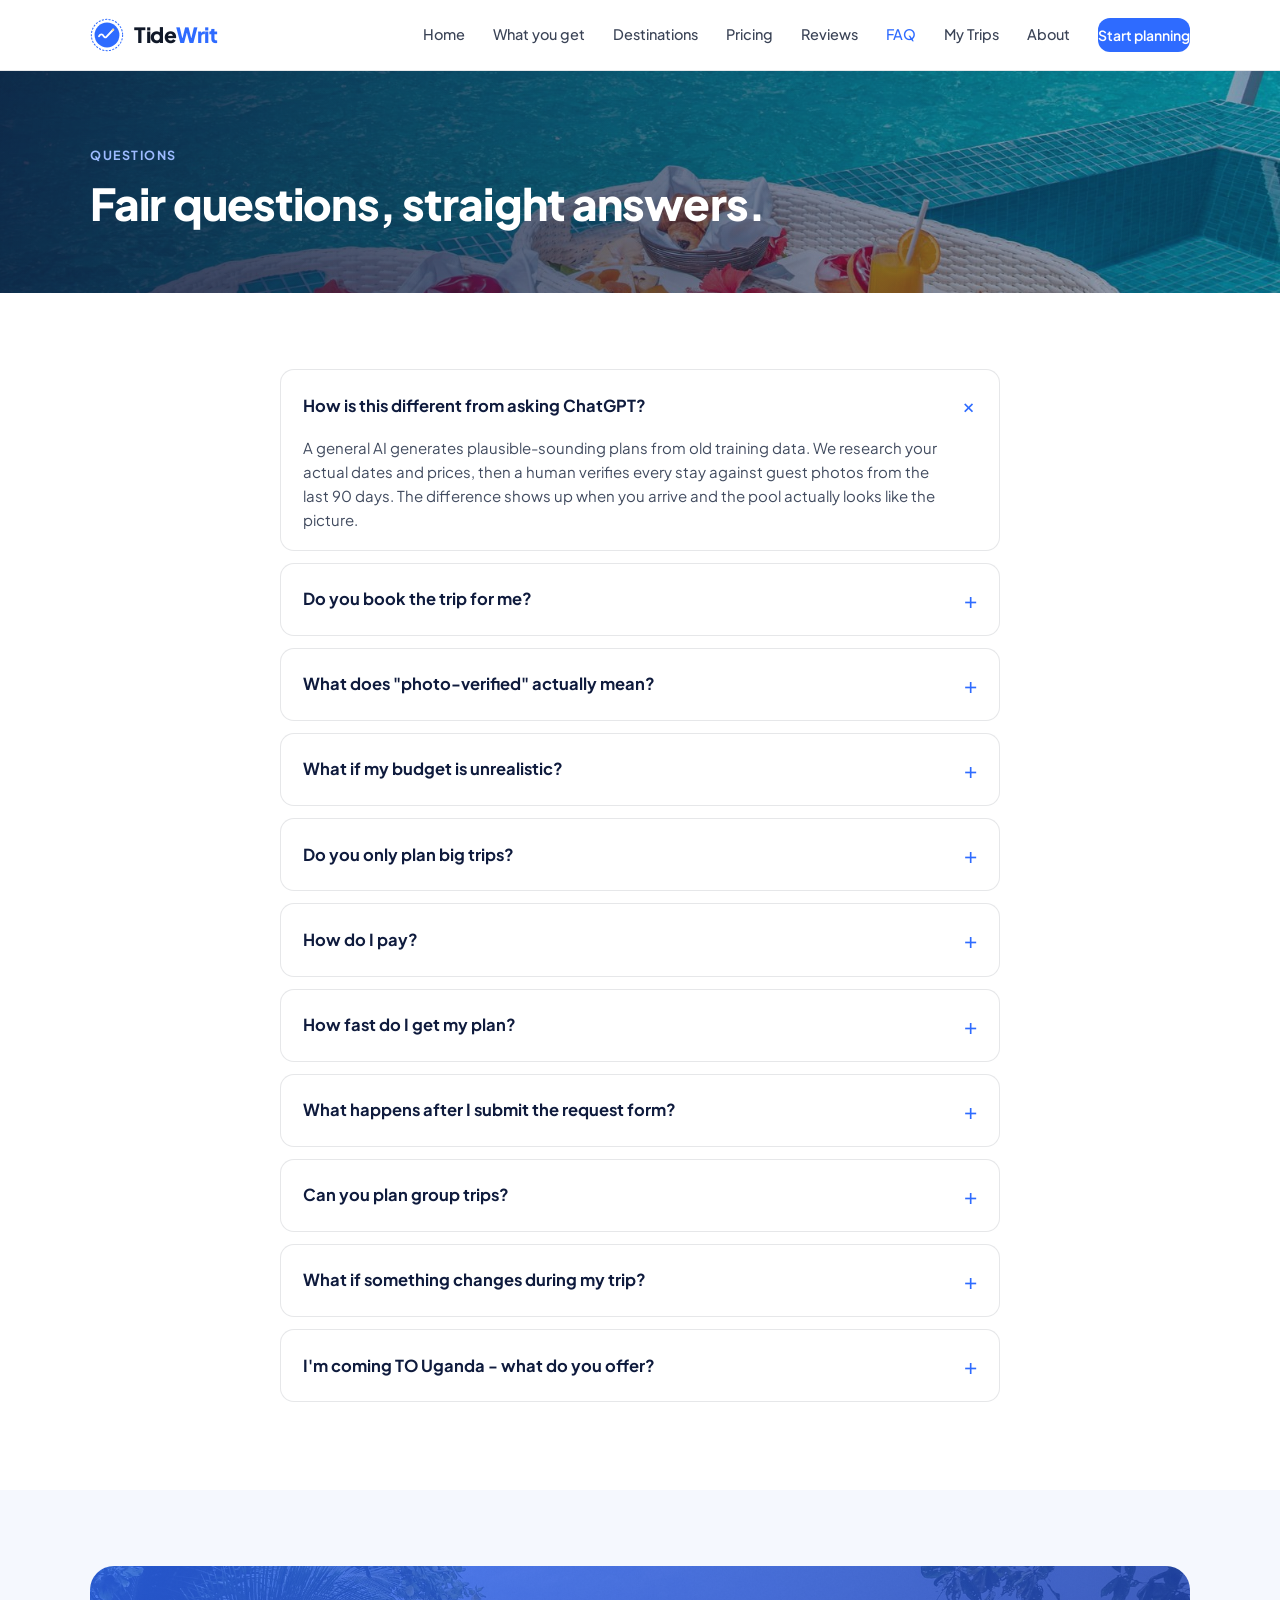
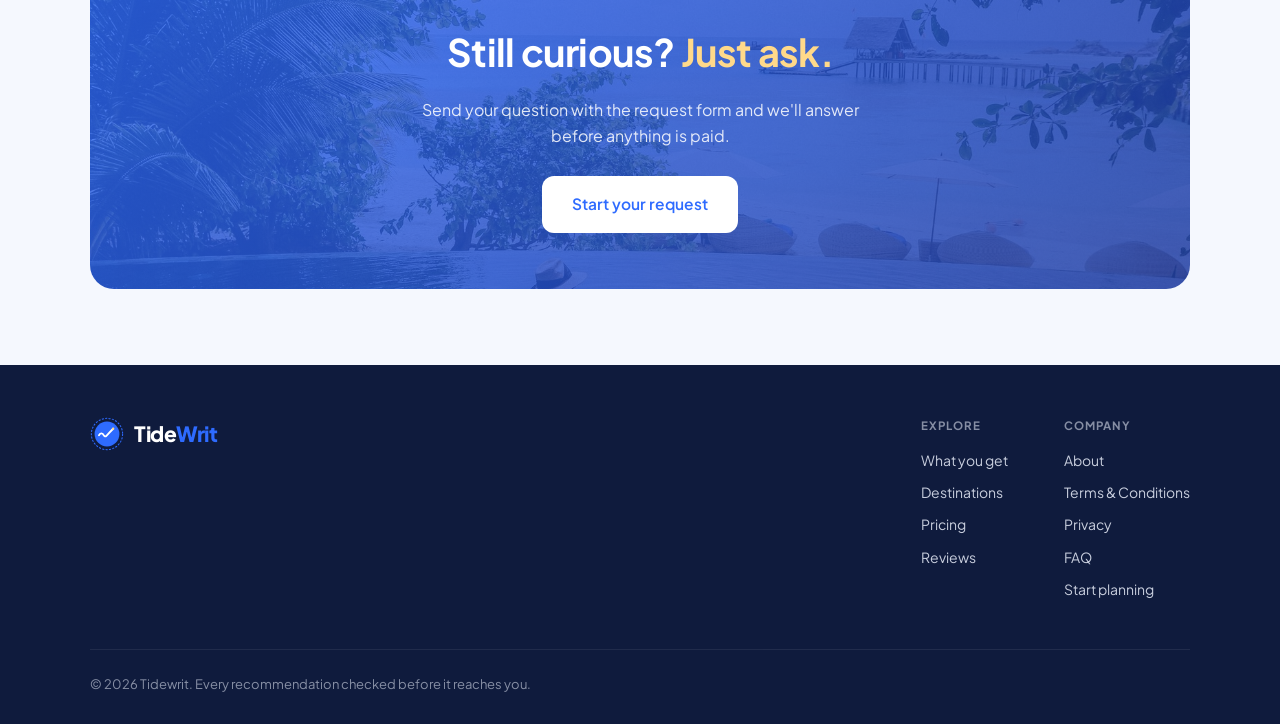
<file: tidewrit website/faq.html>
<!DOCTYPE html>
<html lang="en">
<head>
<meta charset="UTF-8">
<meta name="viewport" content="width=device-width, initial-scale=1.0">
<title>FAQ | Tidewrit</title>
<link rel="preconnect" href="https://fonts.googleapis.com">
<link href="https://fonts.googleapis.com/css2?family=Plus+Jakarta+Sans:wght@400;500;600;700;800&display=swap" rel="stylesheet">
<link rel="icon" type="image/svg+xml" href="images/favicon.svg">
<link rel="icon" type="image/png" sizes="32x32" href="images/favicon-32.png">
<link rel="apple-touch-icon" href="images/apple-touch-icon.png">
<link rel="stylesheet" href="style.css">
</head>
<body data-page="faq.html">

<header class="page-hero" style="--ph:url('images/faq.jpg')">
  <div class="wrap">
    <div class="eyebrow">Questions</div>
    <h1>Fair questions, straight answers.</h1>
  </div>
</header>

<section class="section">
  <div class="wrap" style="max-width:760px;">
    <details open>
      <summary>How is this different from asking ChatGPT?</summary>
      <p>A general AI generates plausible-sounding plans from old training data. We research your actual dates and prices, then a human verifies every stay against guest photos from the last 90 days. The difference shows up when you arrive and the pool actually looks like the picture.</p>
    </details>
    <details>
      <summary>Do you book the trip for me?</summary>
      <p>By default you book directly with airlines and hotels, which keeps your money protected under their policies, and we give you exact links and timing so it takes minutes. If you'd rather not deal with it at all, assisted booking is available as a paid add-on: you send the funds, approve each purchase, and we book on your behalf.</p>
    </details>
    <details>
      <summary>What does "photo-verified" actually mean?</summary>
      <p>We compare the listing's marketing photos against photos real guests posted recently. Mismatched pools, smaller rooms, "beachfront" that's a road away. If we find it, the listing is excluded from your plan and we tell you why.</p>
    </details>
    <details>
      <summary>What if my budget is unrealistic?</summary>
      <p>We tell you before you pay for a full plan. If your budget and destination don't match, we'll say so and suggest either a different destination or a different trip length. That honesty is the product.</p>
    </details>
    <details>
      <summary>Do you only plan big trips?</summary>
      <p>No. Staycations, baecations, weekend getaways, a birthday night out of town: if it has a budget and a vibe, we plan it. Small escapes get the same verification as big ones.</p>
    </details>
    <details>
      <summary>How do I pay?</summary>
      <p>Prices are shown in USD, and you pay the UGX equivalent via MTN or Airtel mobile money, or by card. The exact UGX amount is confirmed before you pay.</p>
    </details>
    <details>
      <summary>How fast do I get my plan?</summary>
      <p>The Outline in 3 days, The Full Plan in 5. Rush delivery is available if your dates are close. Just mention it in your request.</p>
    </details>
    <details>
      <summary>What happens after I submit the request form?</summary>
      <p>We send you a payment link by email and WhatsApp. Once payment confirms, research starts, and within 3–5 days you receive your private trip page link and passcode: full itinerary, budget, verified stays, map and a built-in AI assistant. Every trip stays saved under your email in My Trips.</p>
    </details>
    <details>
      <summary>Can you plan group trips?</summary>
      <p>Yes. Group trips fit best in The Concierge tier, which includes a cost-split sheet tracking who paid what and unlimited revisions while the group makes up its mind.</p>
    </details>
    <details>
      <summary>What if something changes during my trip?</summary>
      <p>Concierge trips include a live WhatsApp assistant. Weather turns, a place closes, a flight slips: message us and we adjust the plan while you're on the ground.</p>
    </details>
  </div>
</section>

<section class="section tint">
  <div class="wrap">
    <div class="final-cta">
      <h2>Still curious? <em>Just ask.</em></h2>
      <p>Send your question with the request form and we'll answer before anything is paid.</p>
      <a href="index.html#request" class="btn btn-coral">Start your request</a>
    </div>
  </div>
</section>

<script>
// injected FAQ item
document.addEventListener('DOMContentLoaded', ()=>{
  const list = document.querySelector('details') && document.querySelector('details').parentElement;
  if(list){
    const d = document.createElement('details');
    d.innerHTML = '<summary>I\'m coming TO Uganda - what do you offer?</summary><p>Our home ground gets our full-stack service: the $100 Uganda Landing Package includes the complete trip plan, an Entebbe airport pickup by our vetted driver, a pocket WiFi device for up to 7 days, our three-wave WhatsApp Welcome Pack, and a local support line during your stay. See Pricing for details.</p>';
    list.appendChild(d);
  }
});
</script>
<script src="shared.js"></script>
</body>
</html>
</file>
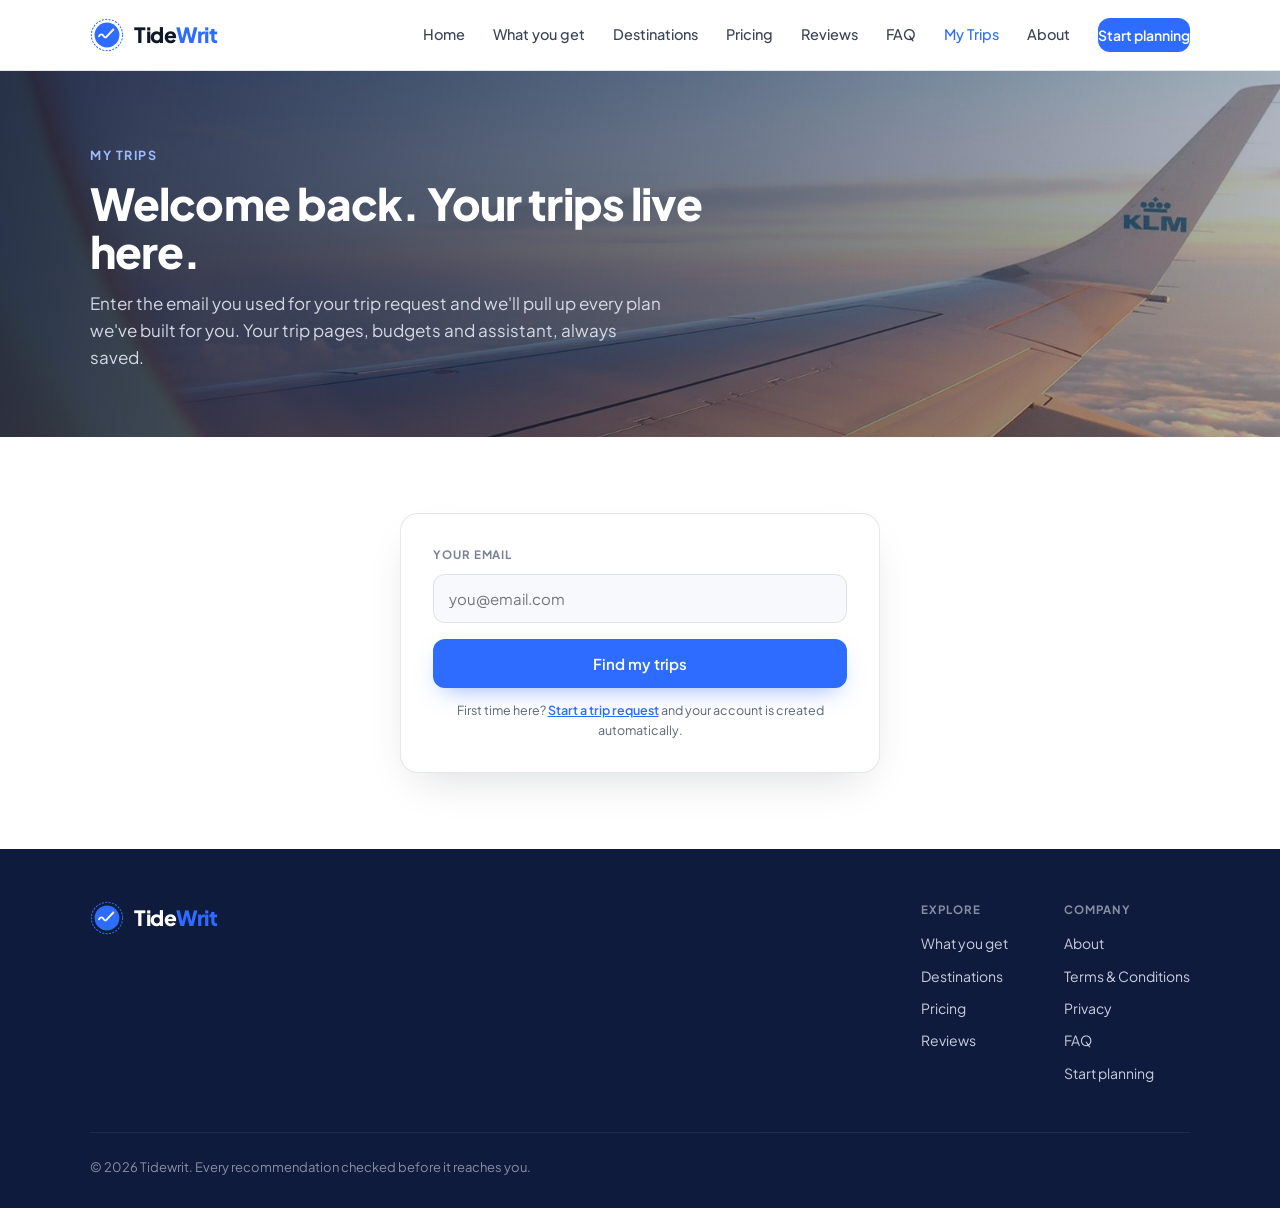
<file: tidewrit website/mytrips.html>
<!DOCTYPE html>
<html lang="en">
<head>
<meta charset="UTF-8">
<meta name="viewport" content="width=device-width, initial-scale=1.0">
<title>My Trips | Tidewrit</title>
<link rel="preconnect" href="https://fonts.googleapis.com">
<link href="https://fonts.googleapis.com/css2?family=Plus+Jakarta+Sans:wght@400;500;600;700;800&display=swap" rel="stylesheet">
<link rel="icon" type="image/svg+xml" href="images/favicon.svg">
<link rel="icon" type="image/png" sizes="32x32" href="images/favicon-32.png">
<link rel="apple-touch-icon" href="images/apple-touch-icon.png">
<link rel="stylesheet" href="style.css">
</head>
<body data-page="mytrips.html">

<header class="page-hero" style="--ph:url('images/mytrips.jpg')">
  <div class="wrap">
    <div class="eyebrow">My Trips</div>
    <h1>Welcome back. Your trips live here.</h1>
    <p>Enter the email you used for your trip request and we'll pull up every plan we've built for you. Your trip pages, budgets and assistant, always saved.</p>
  </div>
</header>

<section class="section">
  <div class="wrap" style="max-width:520px;">
    <div class="card" style="padding:32px; box-shadow:var(--shadow);">
      <div id="lookupBody">
        <label class="f-label" style="color:#7A8296;">Your email</label>
        <input class="input-w" type="email" id="luEmail" placeholder="you@email.com" style="margin-bottom:16px;">
        <button class="btn btn-primary" id="luBtn" style="width:100%;">Find my trips</button>
        <p style="font-size:12.5px; color:var(--grey); margin-top:12px; text-align:center;">First time here? <a href="index.html#request" style="color:var(--blue); font-weight:600;">Start a trip request</a> and your account is created automatically.</p>
      </div>
      <div id="luResults" style="display:none;">
        <h3 style="font-size:19px; color:var(--navy); margin-bottom:14px;">Your trips</h3>
        <div id="tripList"></div>
        <button class="btn btn-ghost" style="width:100%; margin-top:10px;" onclick="location.reload()">Look up a different email</button>
      </div>
      <div id="luEmpty" style="display:none; text-align:center; padding:12px 0;">
        <div style="font-size:34px; margin-bottom:10px;">🔍</div>
        <p style="font-size:14.5px; color:var(--grey); margin-bottom:16px;">We couldn't find trips under that email yet. If you recently paid, your plan may still be in the works, or try the email you used on the request form.</p>
        <a class="btn btn-primary" href="index.html#request" style="width:100%;">Start a new trip</a>
        <button class="btn btn-ghost" style="width:100%; margin-top:10px;" onclick="location.reload()">Try another email</button>
      </div>
    </div>
  </div>
</section>

<script src="shared.js"></script>
<script>
document.getElementById('luBtn').addEventListener('click', async () => {
  const email = document.getElementById('luEmail').value.trim().toLowerCase();
  if(!email || !email.includes('@')) return;
  const btn = document.getElementById('luBtn');
  btn.textContent = 'Searching...';
  try{
    const r = await fetch('/api/mytrips', {
      method:'POST', headers:{'Content-Type':'application/json'},
      body: JSON.stringify({ email })
    });
    const data = await r.json();
    document.getElementById('lookupBody').style.display = 'none';
    if(data.trips && data.trips.length){
      document.getElementById('tripList').innerHTML = data.trips.map(t => `
        <a href="${t.url}" style="display:flex; justify-content:space-between; align-items:center; gap:10px; text-decoration:none; border:1px solid var(--line); border-radius:14px; padding:16px; margin-bottom:10px;">
          <div><div style="font-weight:700; color:var(--navy); font-size:15px;">${t.title}</div>
          <div style="font-size:12.5px; color:var(--grey);">${t.dates || ''}</div></div>
          <span style="color:var(--blue); font-weight:700; font-size:13px;">Open →</span>
        </a>`).join('');
      document.getElementById('luResults').style.display = 'block';
    } else {
      document.getElementById('luEmpty').style.display = 'block';
    }
  }catch(e){
    btn.textContent = 'Find my trips';
    alert('Lookup is unavailable right now. Message us on WhatsApp and we will send your trip link directly.');
  }
});
</script>
</body>
</html>
</file>
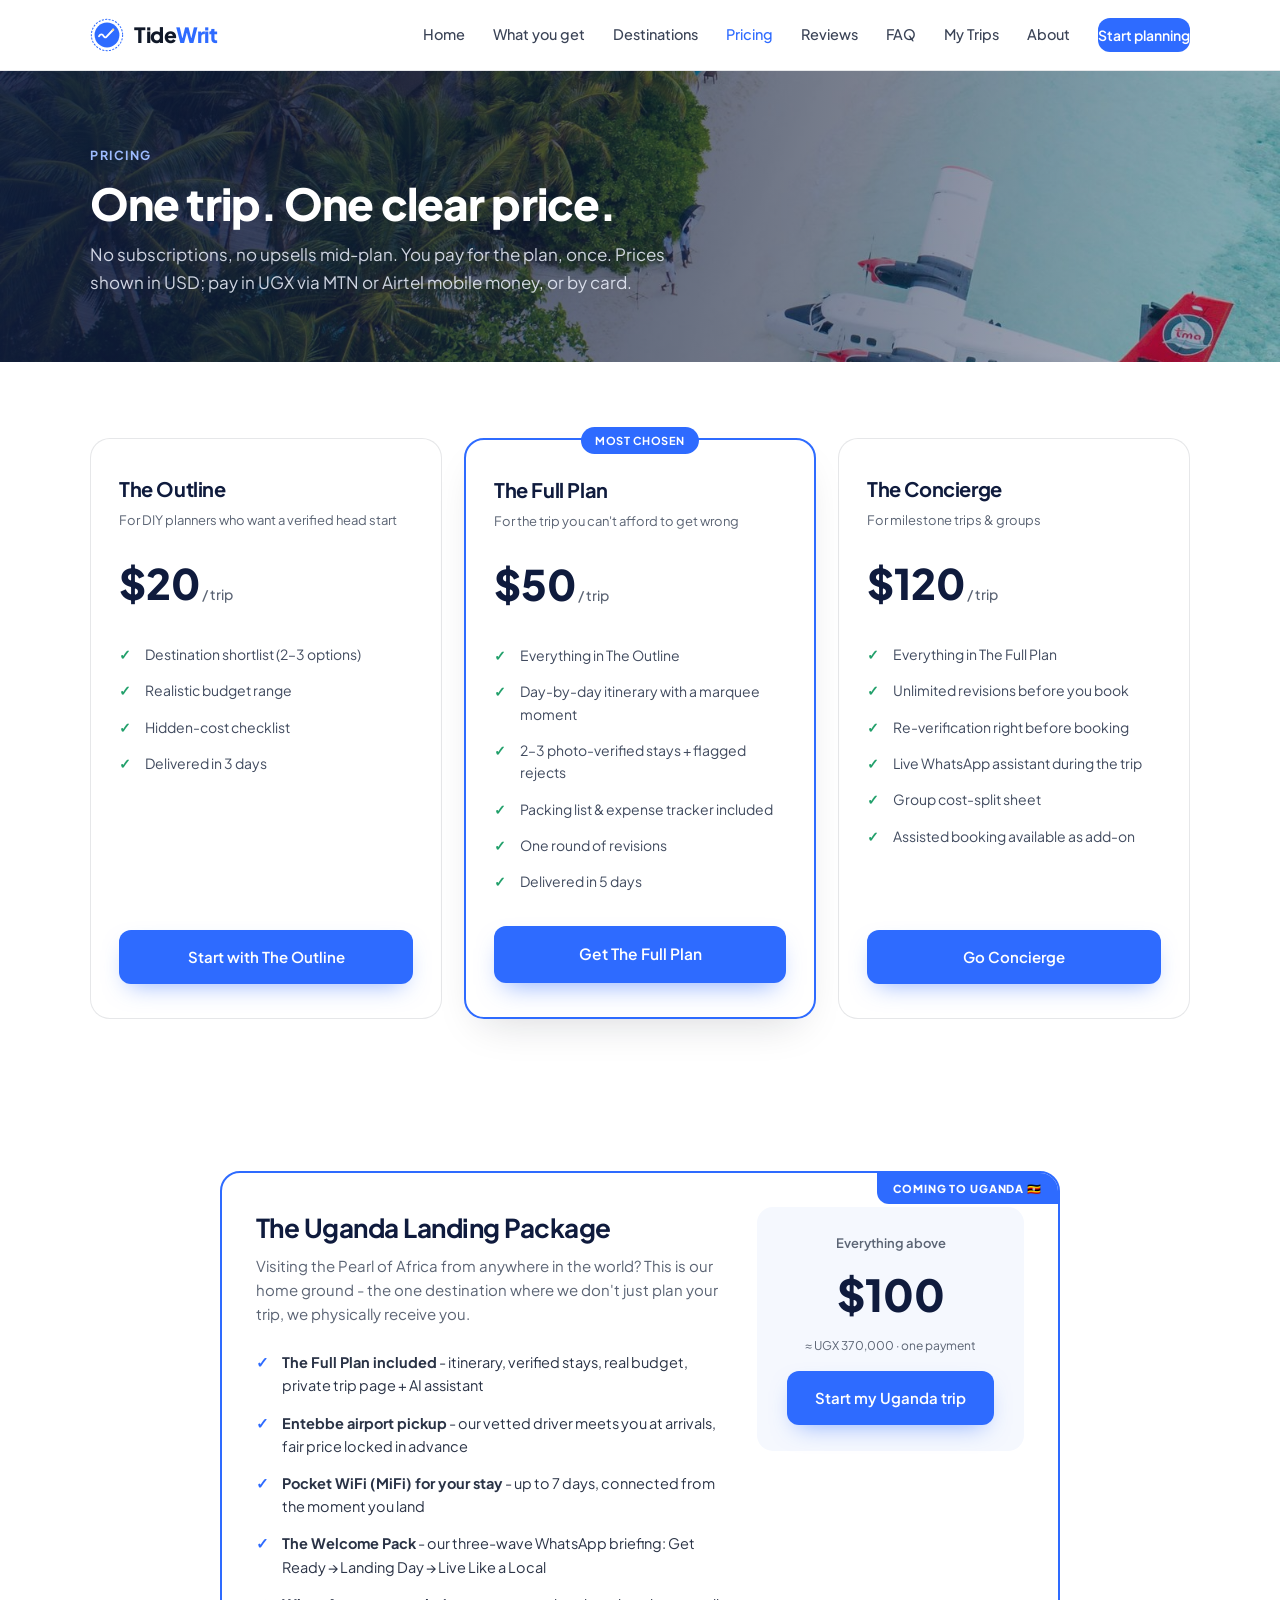
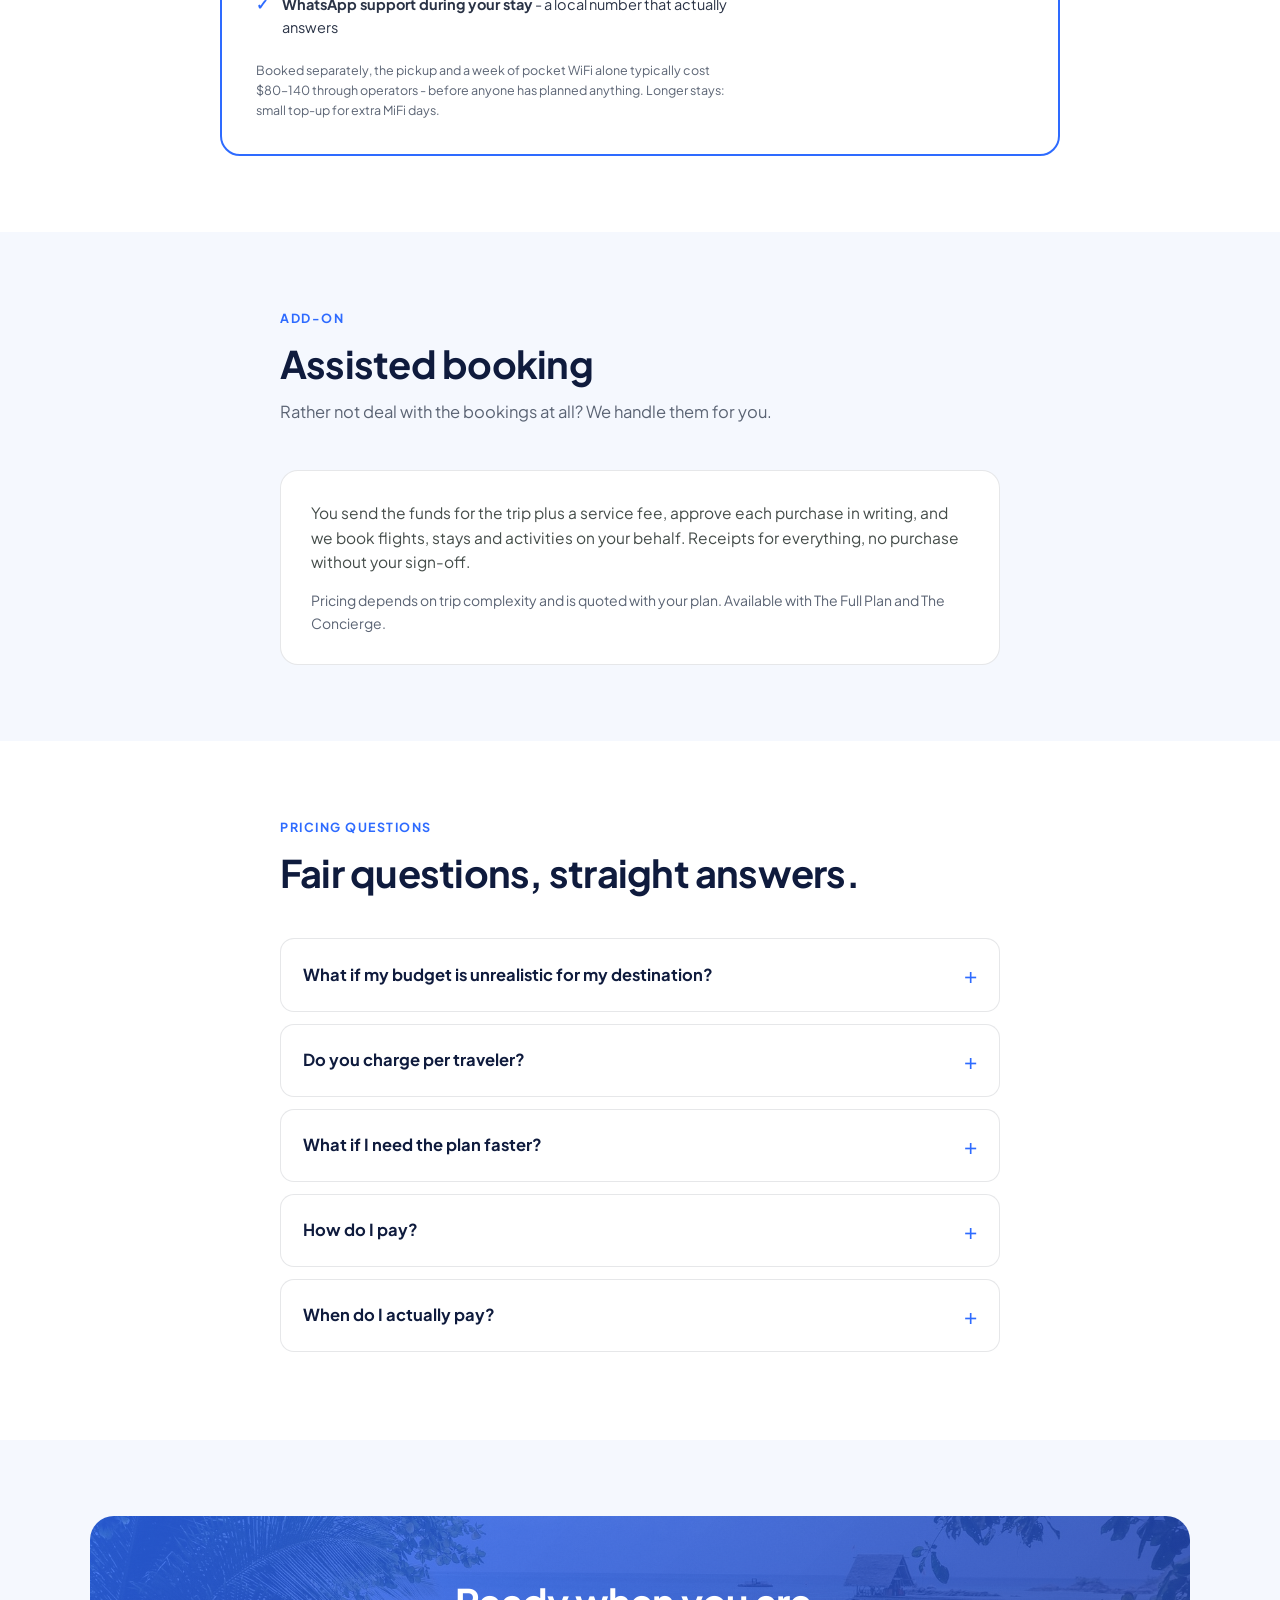
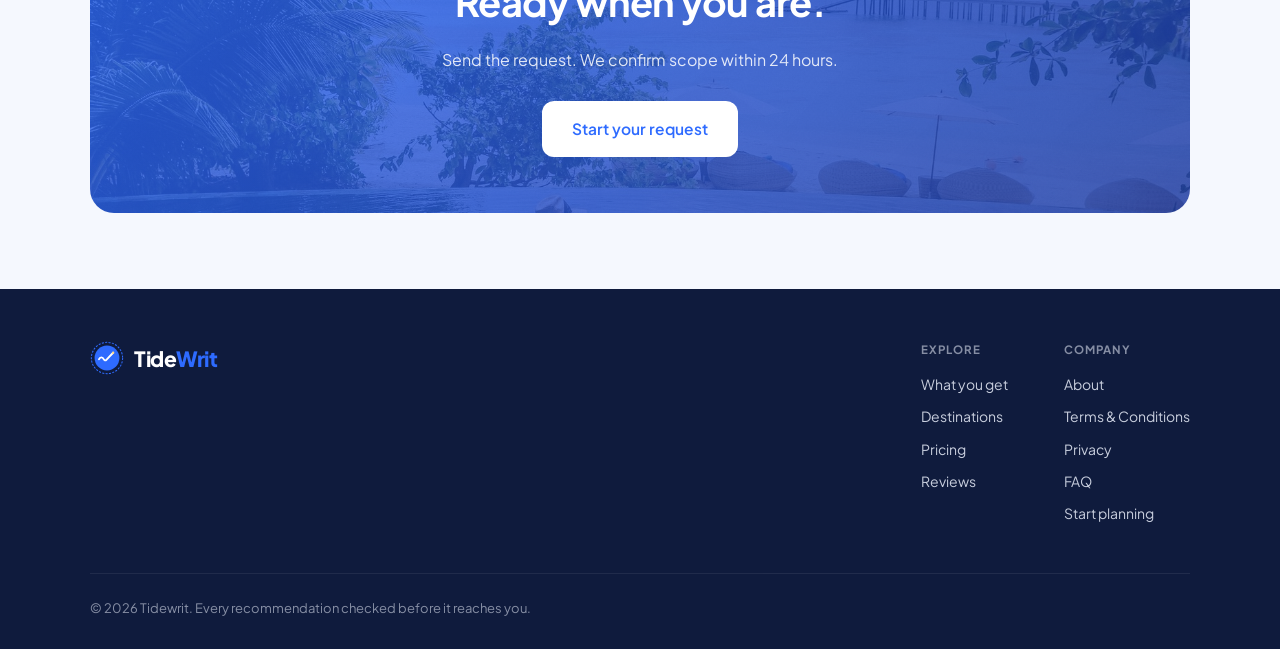
<file: tidewrit website/pricing.html>
<!DOCTYPE html>
<html lang="en">
<head>
<meta charset="UTF-8">
<meta name="viewport" content="width=device-width, initial-scale=1.0">
<title>Pricing | Tidewrit</title>
<link rel="preconnect" href="https://fonts.googleapis.com">
<link href="https://fonts.googleapis.com/css2?family=Plus+Jakarta+Sans:wght@400;500;600;700;800&display=swap" rel="stylesheet">
<link rel="icon" type="image/svg+xml" href="images/favicon.svg">
<link rel="icon" type="image/png" sizes="32x32" href="images/favicon-32.png">
<link rel="apple-touch-icon" href="images/apple-touch-icon.png">
<link rel="stylesheet" href="style.css">
</head>
<body data-page="pricing.html">

<header class="page-hero" style="--ph:url('images/pricing.jpg')">
  <div class="wrap">
    <div class="eyebrow">Pricing</div>
    <h1>One trip. One clear price.</h1>
    <p>No subscriptions, no upsells mid-plan. You pay for the plan, once. Prices shown in USD; pay in UGX via MTN or Airtel mobile money, or by card.</p>
  </div>
</header>

<section class="section">
  <div class="wrap">
    <div class="price-grid">
      <div class="price-card">
        <h3>The Outline</h3>
        <div class="for">For DIY planners who want a verified head start</div>
        <div class="price">$20<small> / trip</small></div>
        <ul class="price-feats">
          <li>Destination shortlist (2–3 options)</li>
          <li>Realistic budget range</li>
          <li>Hidden-cost checklist</li>
          <li>Delivered in 3 days</li>
        </ul>
        <a href="index.html#request" class="btn btn-primary">Start with The Outline</a>
      </div>
      <div class="price-card featured">
        <div class="best-tag">Most chosen</div>
        <h3>The Full Plan</h3>
        <div class="for">For the trip you can't afford to get wrong</div>
        <div class="price">$50<small> / trip</small></div>
        <ul class="price-feats">
          <li>Everything in The Outline</li>
          <li>Day-by-day itinerary with a marquee moment</li>
          <li>2–3 photo-verified stays + flagged rejects</li>
          <li>Packing list &amp; expense tracker included</li>
          <li>One round of revisions</li>
          <li>Delivered in 5 days</li>
        </ul>
        <a href="index.html#request" class="btn btn-coral">Get The Full Plan</a>
      </div>
      <div class="price-card">
        <h3>The Concierge</h3>
        <div class="for">For milestone trips &amp; groups</div>
        <div class="price">$120<small> / trip</small></div>
        <ul class="price-feats">
          <li>Everything in The Full Plan</li>
          <li>Unlimited revisions before you book</li>
          <li>Re-verification right before booking</li>
          <li>Live WhatsApp assistant during the trip</li>
          <li>Group cost-split sheet</li>
          <li>Assisted booking available as add-on</li>
        </ul>
        <a href="index.html#request" class="btn btn-primary">Go Concierge</a>
      </div>
    </div>
  </div>
</section>

<section class="section">
  <div class="wrap" style="max-width:880px;">
    <div class="card" style="border:2px solid var(--blue); border-radius:20px; padding:34px; position:relative; overflow:hidden;">
      <div style="position:absolute; top:0; right:0; background:var(--blue); color:#fff; font-size:11px; font-weight:800; letter-spacing:.08em; padding:7px 16px; border-radius:0 0 0 12px;">COMING TO UGANDA 🇺🇬</div>
      <div style="display:flex; gap:26px; flex-wrap:wrap; align-items:flex-start;">
        <div style="flex:1; min-width:260px;">
          <h2 style="font-size:26px; color:var(--navy); margin-bottom:6px;">The Uganda Landing Package</h2>
          <p style="color:var(--grey); font-size:15px; margin-bottom:18px;">Visiting the Pearl of Africa from anywhere in the world? This is our home ground - the one destination where we don't just plan your trip, we physically receive you.</p>
          <ul style="list-style:none;">
            <li style="padding:7px 0 7px 26px; position:relative; font-size:14.5px; color:#2A3346;"><span style="position:absolute; left:0; color:var(--blue); font-weight:800;">✓</span> <b>The Full Plan included</b> - itinerary, verified stays, real budget, private trip page + AI assistant</li>
            <li style="padding:7px 0 7px 26px; position:relative; font-size:14.5px; color:#2A3346;"><span style="position:absolute; left:0; color:var(--blue); font-weight:800;">✓</span> <b>Entebbe airport pickup</b> - our vetted driver meets you at arrivals, fair price locked in advance</li>
            <li style="padding:7px 0 7px 26px; position:relative; font-size:14.5px; color:#2A3346;"><span style="position:absolute; left:0; color:var(--blue); font-weight:800;">✓</span> <b>Pocket WiFi (MiFi) for your stay</b> - up to 7 days, connected from the moment you land</li>
            <li style="padding:7px 0 7px 26px; position:relative; font-size:14.5px; color:#2A3346;"><span style="position:absolute; left:0; color:var(--blue); font-weight:800;">✓</span> <b>The Welcome Pack</b> - our three-wave WhatsApp briefing: Get Ready → Landing Day → Live Like a Local</li>
            <li style="padding:7px 0 7px 26px; position:relative; font-size:14.5px; color:#2A3346;"><span style="position:absolute; left:0; color:var(--blue); font-weight:800;">✓</span> <b>WhatsApp support during your stay</b> - a local number that actually answers</li>
          </ul>
          <p style="font-size:12.5px; color:var(--grey); margin-top:14px;">Booked separately, the pickup and a week of pocket WiFi alone typically cost $80–140 through operators - before anyone has planned anything. Longer stays: small top-up for extra MiFi days.</p>
        </div>
        <div style="text-align:center; min-width:200px; background:var(--soft); border-radius:16px; padding:26px 30px;">
          <div style="font-size:13px; color:var(--grey); font-weight:600;">Everything above</div>
          <div style="font-size:44px; font-weight:800; color:var(--navy); margin:6px 0;">$100</div>
          <div style="font-size:12px; color:var(--grey); margin-bottom:16px;">≈ UGX 370,000 · one payment</div>
          <a href="index.html#request" class="btn btn-primary" style="width:100%;">Start my Uganda trip</a>
        </div>
      </div>
    </div>
  </div>
</section>

<section class="section tint">
  <div class="wrap" style="max-width:760px;">
    <div class="section-head">
      <div class="eyebrow">Add-on</div>
      <h2>Assisted booking</h2>
      <p>Rather not deal with the bookings at all? We handle them for you.</p>
    </div>
    <div class="card" style="padding:30px;">
      <p style="font-size:15.5px; color:#454D4A; margin-bottom:14px;">You send the funds for the trip plus a service fee, approve each purchase in writing, and we book flights, stays and activities on your behalf. Receipts for everything, no purchase without your sign-off.</p>
      <p style="font-size:14px; color:var(--grey);">Pricing depends on trip complexity and is quoted with your plan. Available with The Full Plan and The Concierge.</p>
    </div>
  </div>
</section>

<section class="section">
  <div class="wrap" style="max-width:760px;">
    <div class="section-head">
      <div class="eyebrow">Pricing questions</div>
      <h2>Fair questions, straight answers.</h2>
    </div>
    <details>
      <summary>What if my budget is unrealistic for my destination?</summary>
      <p>We tell you before you pay for a full plan. If your budget and destination don't match, we'll say so and suggest either a different destination or a different trip length. That honesty is the product.</p>
    </details>
    <details>
      <summary>Do you charge per traveler?</summary>
      <p>No. Pricing is per trip, whether it's two of you or a group of eight. Larger groups fit best in The Concierge tier because of the coordination involved.</p>
    </details>
    <details>
      <summary>What if I need the plan faster?</summary>
      <p>Rush delivery is available if your dates are close. Just mention it in your request and we'll quote it with your scope confirmation.</p>
    </details>
    <details>
      <summary>How do I pay?</summary>
      <p>Prices are shown in USD for clarity, and you pay the UGX equivalent at the day's rate via MTN or Airtel mobile money, or by card if you prefer. The exact amount is shown before you confirm.</p>
    </details>
    <details>
      <summary>When do I actually pay?</summary>
      <p>Right after you submit your request: we confirm scope and send a payment link by email and WhatsApp. Research starts once payment confirms, and your plan arrives within 3–5 days. If we spot that your budget and destination don't match, we tell you and refund or adjust before doing anything else.</p>
    </details>
  </div>
</section>

<section class="section tint">
  <div class="wrap">
    <div class="final-cta">
      <h2>Ready when you are.</h2>
      <p>Send the request. We confirm scope within 24 hours.</p>
      <a href="index.html#request" class="btn btn-coral">Start your request</a>
    </div>
  </div>
</section>

<script src="shared.js"></script>
</body>
</html>
</file>
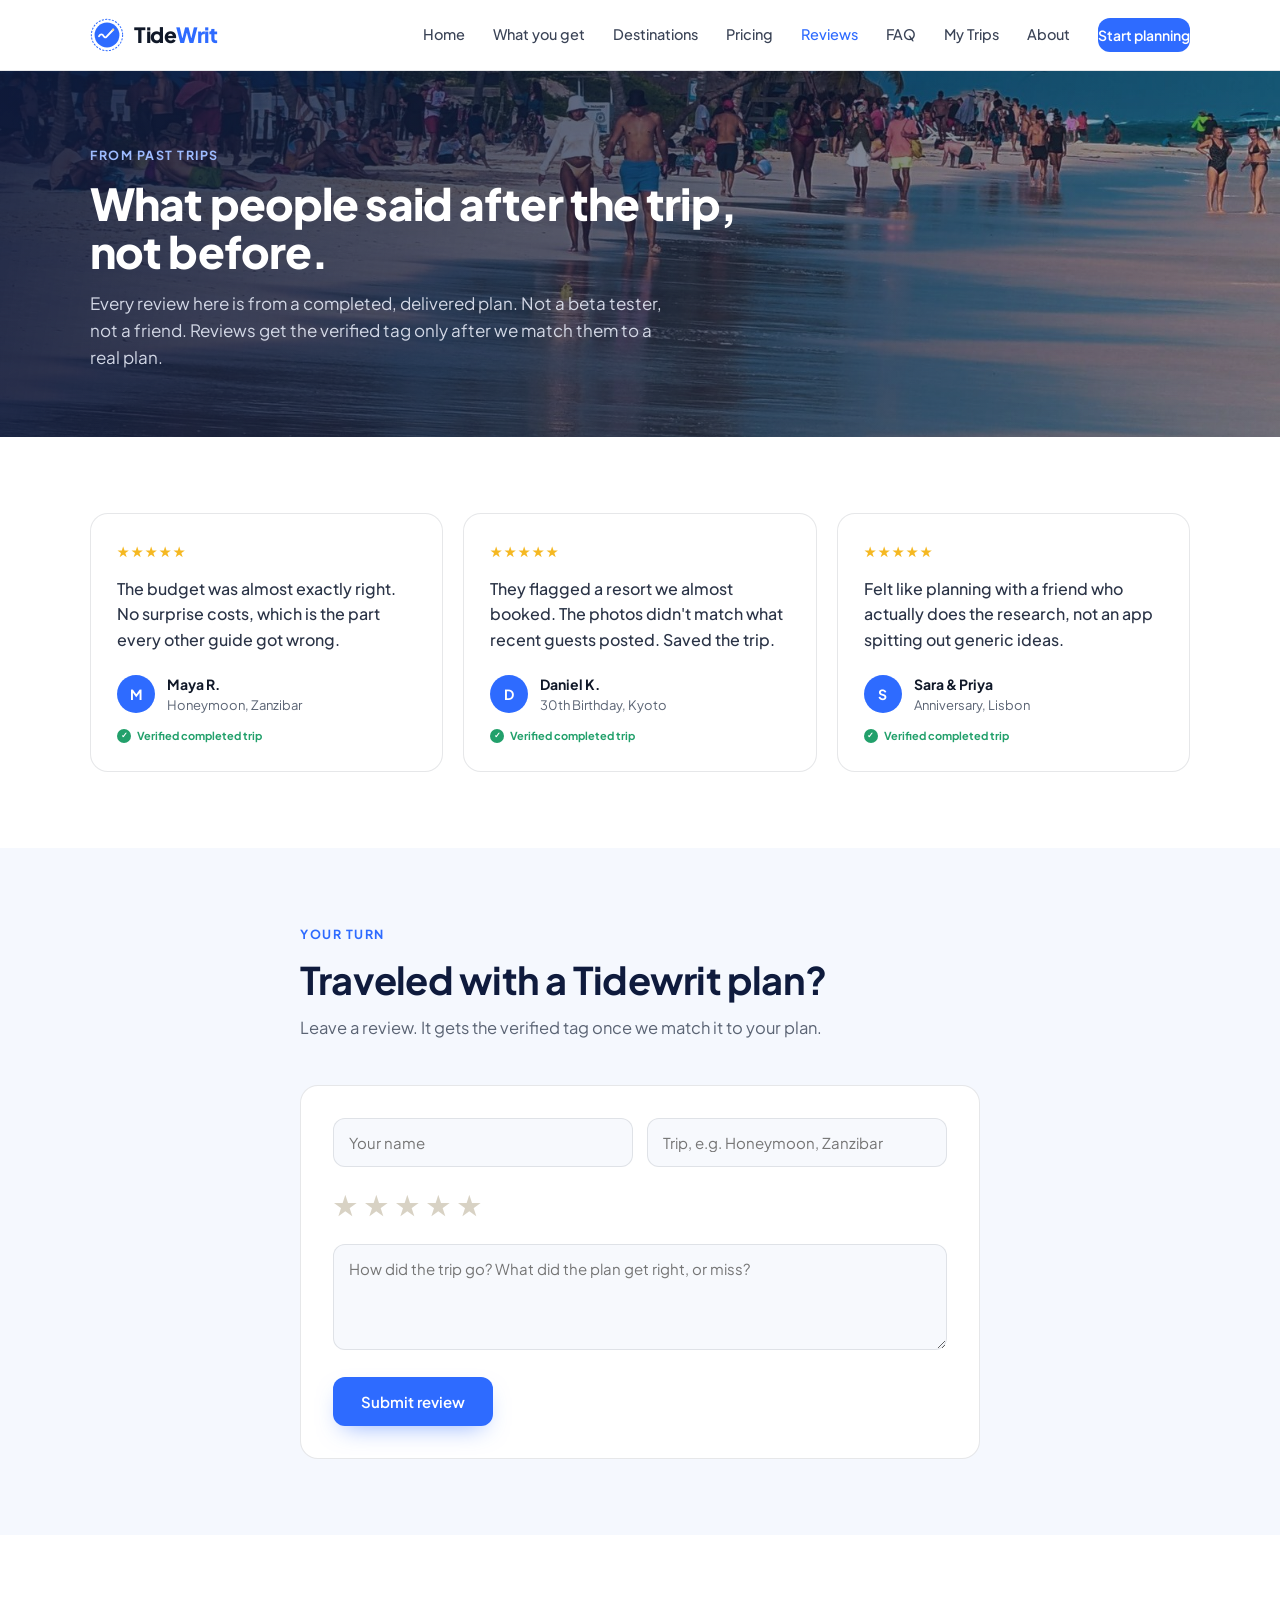
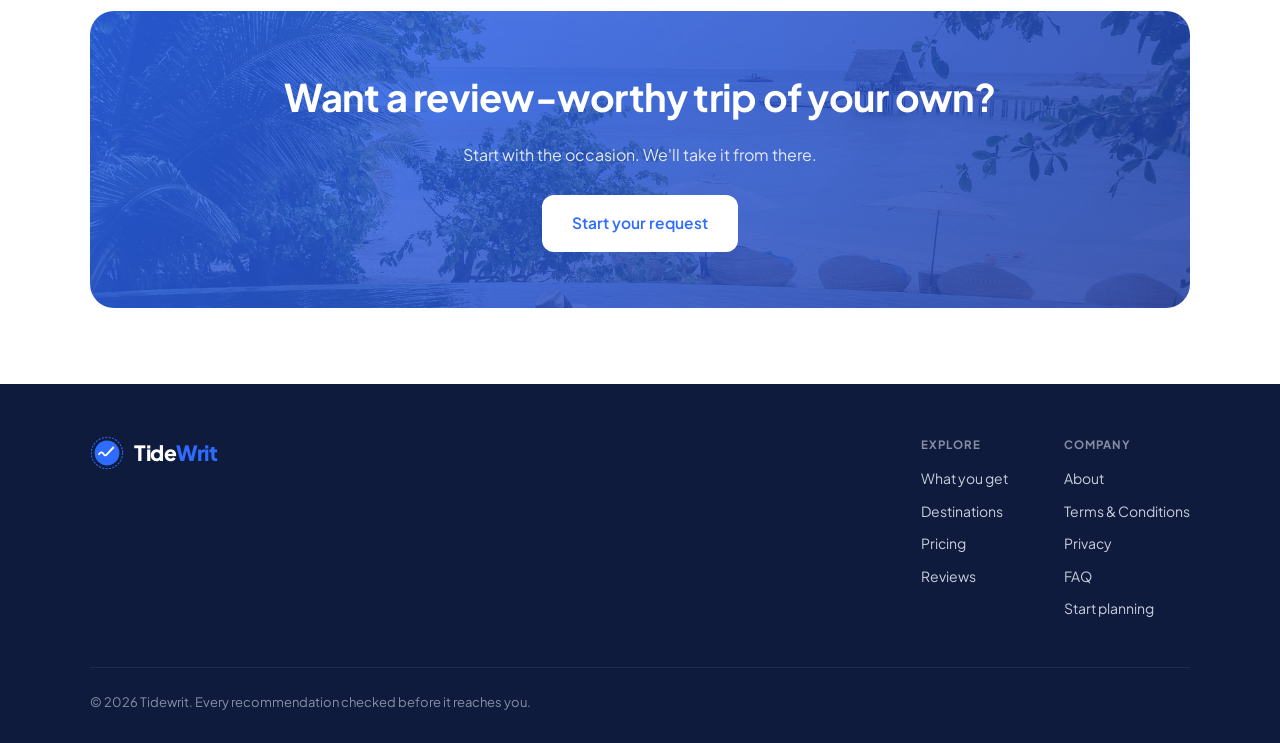
<file: tidewrit website/reviews.html>
<!DOCTYPE html>
<html lang="en">
<head>
<meta charset="UTF-8">
<meta name="viewport" content="width=device-width, initial-scale=1.0">
<title>Reviews | Tidewrit</title>
<link rel="preconnect" href="https://fonts.googleapis.com">
<link href="https://fonts.googleapis.com/css2?family=Plus+Jakarta+Sans:wght@400;500;600;700;800&display=swap" rel="stylesheet">
<link rel="icon" type="image/svg+xml" href="images/favicon.svg">
<link rel="icon" type="image/png" sizes="32x32" href="images/favicon-32.png">
<link rel="apple-touch-icon" href="images/apple-touch-icon.png">
<link rel="stylesheet" href="style.css">
</head>
<body data-page="reviews.html">

<header class="page-hero" style="--ph:url('images/reviews.jpg')">
  <div class="wrap">
    <div class="eyebrow">From past trips</div>
    <h1>What people said after the trip, not before.</h1>
    <p>Every review here is from a completed, delivered plan. Not a beta tester, not a friend. Reviews get the verified tag only after we match them to a real plan.</p>
  </div>
</header>

<section class="section">
  <div class="wrap">
    <div class="grid-3">
      <div class="review-card">
        <div class="review-stars">★★★★★</div>
        <p class="review-quote">The budget was almost exactly right. No surprise costs, which is the part every other guide got wrong.</p>
        <div class="review-who"><div class="avatar">M</div><div class="who-meta"><strong>Maya R.</strong>Honeymoon, Zanzibar</div></div>
        <div class="verified-tag">Verified completed trip</div>
      </div>
      <div class="review-card">
        <div class="review-stars">★★★★★</div>
        <p class="review-quote">They flagged a resort we almost booked. The photos didn't match what recent guests posted. Saved the trip.</p>
        <div class="review-who"><div class="avatar">D</div><div class="who-meta"><strong>Daniel K.</strong>30th Birthday, Kyoto</div></div>
        <div class="verified-tag">Verified completed trip</div>
      </div>
      <div class="review-card">
        <div class="review-stars">★★★★★</div>
        <p class="review-quote">Felt like planning with a friend who actually does the research, not an app spitting out generic ideas.</p>
        <div class="review-who"><div class="avatar">S</div><div class="who-meta"><strong>Sara &amp; Priya</strong>Anniversary, Lisbon</div></div>
        <div class="verified-tag">Verified completed trip</div>
      </div>
    </div>
  </div>
</section>

<section class="section tint">
  <div class="wrap" style="max-width:720px;">
    <div class="section-head">
      <div class="eyebrow">Your turn</div>
      <h2>Traveled with a Tidewrit plan?</h2>
      <p>Leave a review. It gets the verified tag once we match it to your plan.</p>
    </div>
    <div class="card" style="padding:32px;">
      <div id="revBody">
        <div class="frow" style="display:grid; grid-template-columns:1fr 1fr; gap:14px; margin-bottom:16px;">
          <input class="input-w" type="text" id="revName" placeholder="Your name">
          <input class="input-w" type="text" id="revTrip" placeholder="Trip, e.g. Honeymoon, Zanzibar">
        </div>
        <div style="margin-bottom:16px;">
          <div id="starPick" style="font-size:28px; letter-spacing:6px; cursor:pointer; color:#D8D2C4;" aria-label="Star rating">
            <span data-v="1">★</span><span data-v="2">★</span><span data-v="3">★</span><span data-v="4">★</span><span data-v="5">★</span>
          </div>
        </div>
        <textarea class="input-w" id="revText" rows="4" placeholder="How did the trip go? What did the plan get right, or miss?" style="margin-bottom:20px;"></textarea>
        <button class="btn btn-primary" id="revSubmit">Submit review</button>
      </div>
      <div id="revThanks" style="display:none; text-align:center; padding:24px 8px;">
        <div style="font-size:38px; margin-bottom:10px;">✓</div>
        <h3 style="font-size:20px; color:var(--teal-800); margin-bottom:8px;">Thank you</h3>
        <p style="font-size:14.5px; color:var(--grey);">Your review is in for verification. Once matched to your plan, it appears here with the verified tag.</p>
      </div>
    </div>
  </div>
</section>

<section class="section">
  <div class="wrap">
    <div class="final-cta">
      <h2>Want a review-worthy trip of your own?</h2>
      <p>Start with the occasion. We'll take it from there.</p>
      <a href="index.html#request" class="btn btn-coral">Start your request</a>
    </div>
  </div>
</section>

<script src="shared.js"></script>
<script>
  const stars = document.querySelectorAll('#starPick span');
  let rating = 0;
  stars.forEach(st => st.addEventListener('click', () => {
    rating = Number(st.dataset.v);
    stars.forEach(x => x.style.color = Number(x.dataset.v) <= rating ? '#C9A227' : '#D8D2C4');
  }));
  document.getElementById('revSubmit').addEventListener('click', () => {
    // NOTE: wire to Formspree / backend on deploy.
    document.getElementById('revBody').style.display = 'none';
    document.getElementById('revThanks').style.display = 'block';
  });
</script>
</body>
</html>
</file>
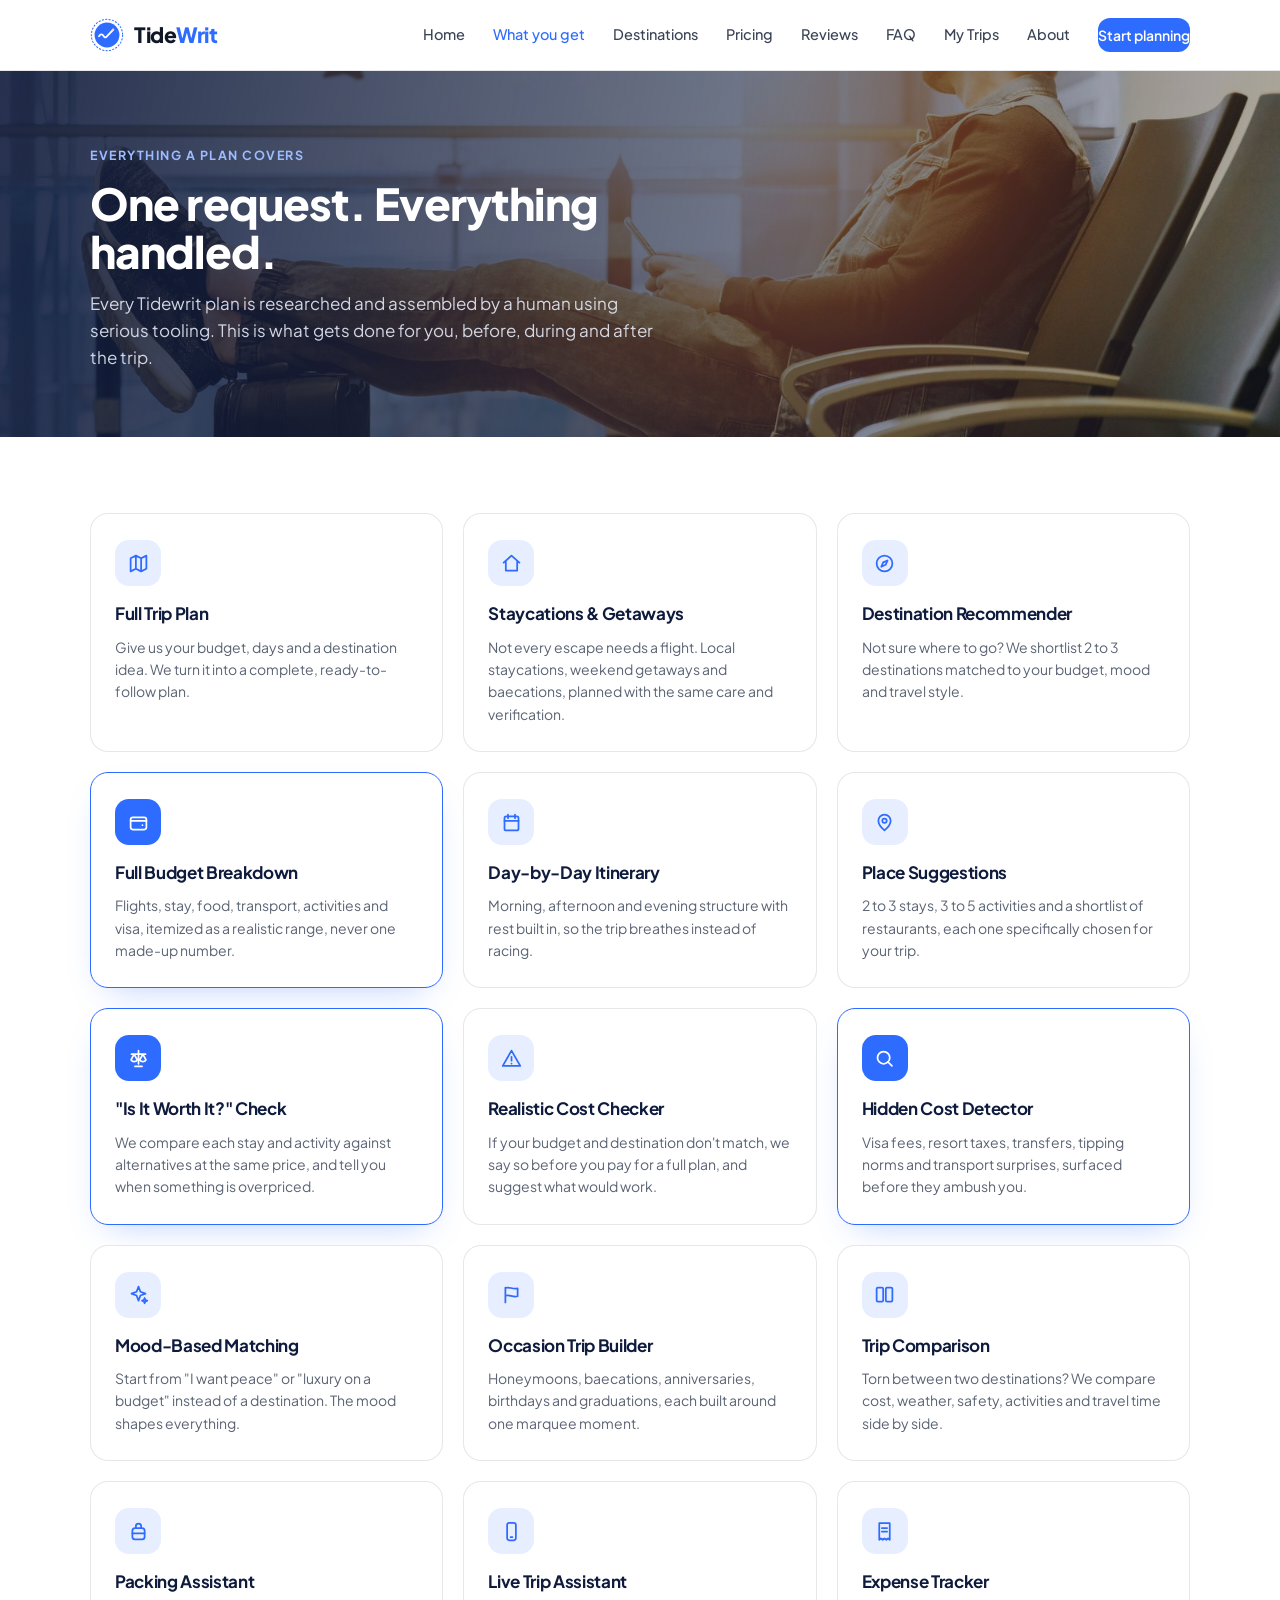
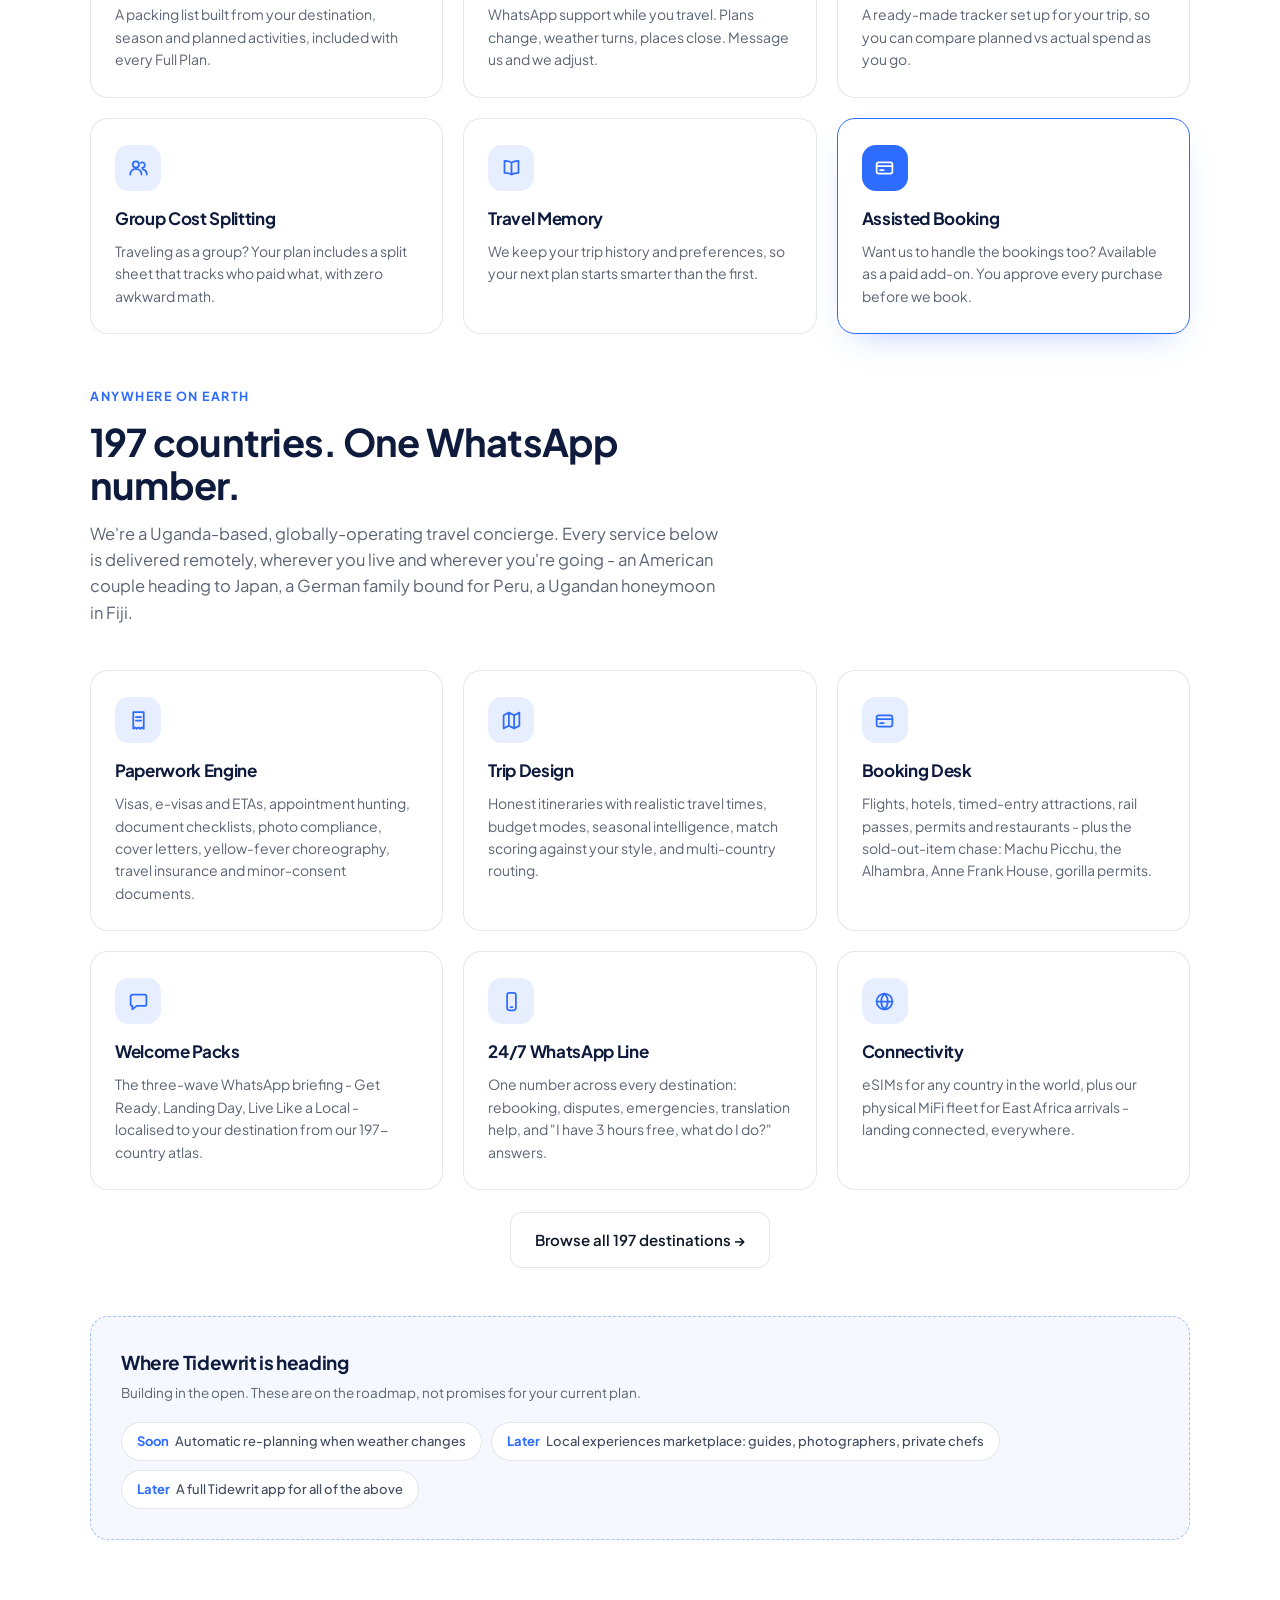
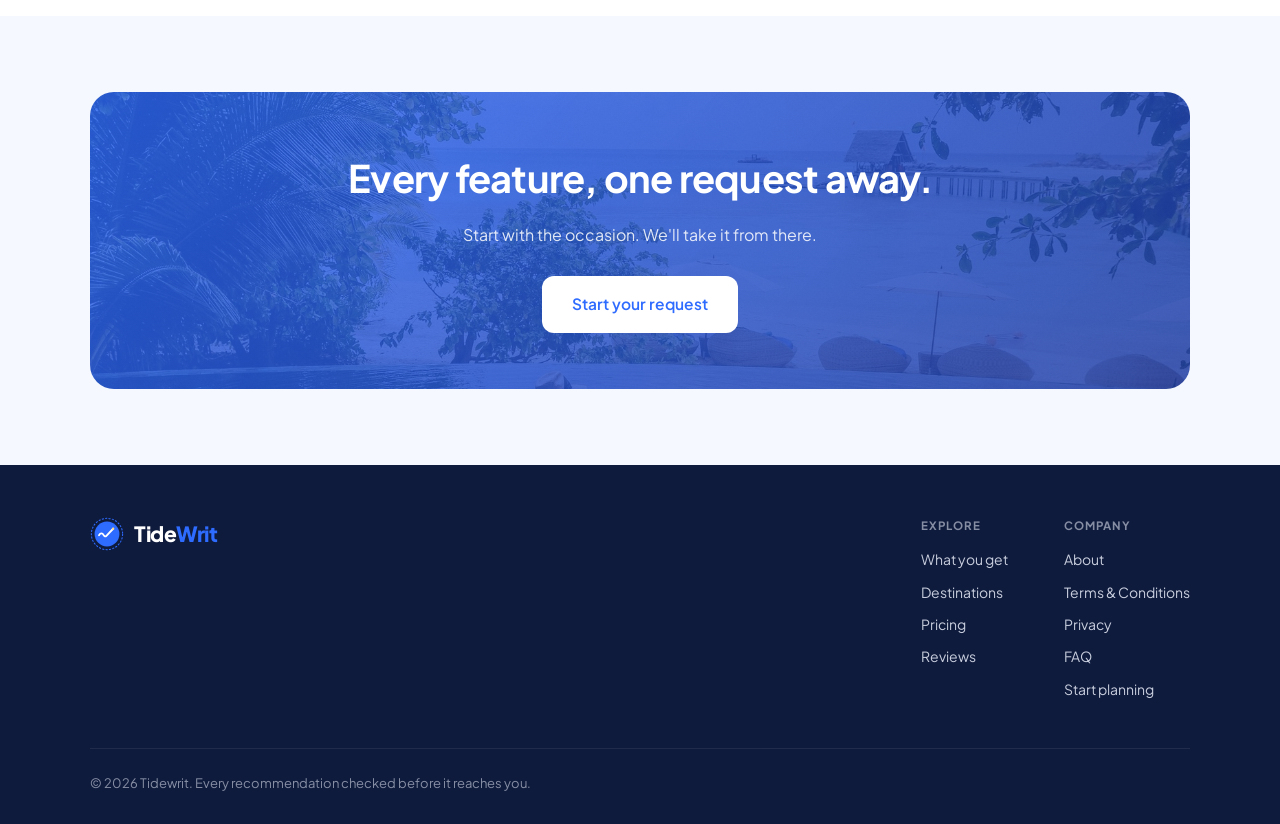
<file: tidewrit website/services.html>
<!DOCTYPE html>
<html lang="en">
<head>
<meta charset="UTF-8">
<meta name="viewport" content="width=device-width, initial-scale=1.0">
<title>What You Get | Tidewrit</title>
<link rel="preconnect" href="https://fonts.googleapis.com">
<link href="https://fonts.googleapis.com/css2?family=Plus+Jakarta+Sans:wght@400;500;600;700;800&display=swap" rel="stylesheet">
<link rel="icon" type="image/svg+xml" href="images/favicon.svg">
<link rel="icon" type="image/png" sizes="32x32" href="images/favicon-32.png">
<link rel="apple-touch-icon" href="images/apple-touch-icon.png">
<link rel="stylesheet" href="style.css">
</head>
<body data-page="services.html">

<header class="page-hero" style="--ph:url('images/services.jpg')">
  <div class="wrap">
    <div class="eyebrow">Everything a plan covers</div>
    <h1>One request. Everything handled.</h1>
    <p>Every Tidewrit plan is researched and assembled by a human using serious tooling. This is what gets done for you, before, during and after the trip.</p>
  </div>
</header>

<section class="section">
  <div class="wrap">
    <div class="grid-3">
      <div class="card hover"><div class="fi" style="color:var(--blue);"><svg viewBox="0 0 24 24" fill="none" stroke="currentColor" stroke-width="2" stroke-linecap="round" stroke-linejoin="round"><path d="M3 6l6-3 6 3 6-3v15l-6 3-6-3-6 3zM9 3v15M15 6v15"/></svg></div><h3>Full Trip Plan</h3><p>Give us your budget, days and a destination idea. We turn it into a complete, ready-to-follow plan.</p></div>
      <div class="card hover"><div class="fi" style="color:var(--blue);"><svg viewBox="0 0 24 24" fill="none" stroke="currentColor" stroke-width="2" stroke-linecap="round" stroke-linejoin="round"><path d="M3 11l9-8 9 8M5.5 9.5V20h13V9.5"/></svg></div><h3>Staycations &amp; Getaways</h3><p>Not every escape needs a flight. Local staycations, weekend getaways and baecations, planned with the same care and verification.</p></div>
      <div class="card hover"><div class="fi" style="color:var(--blue);"><svg viewBox="0 0 24 24" fill="none" stroke="currentColor" stroke-width="2" stroke-linecap="round" stroke-linejoin="round"><circle cx="12" cy="12" r="9"/><path d="M15.5 8.5l-2.2 5-5 2.2 2.2-5z"/></svg></div><h3>Destination Recommender</h3><p>Not sure where to go? We shortlist 2 to 3 destinations matched to your budget, mood and travel style.</p></div>
      <div class="card hover hl"><div class="fi" style="color:#fff;"><svg viewBox="0 0 24 24" fill="none" stroke="currentColor" stroke-width="2" stroke-linecap="round" stroke-linejoin="round"><rect x="3" y="6" width="18" height="14" rx="2.5"/><path d="M3 10h18M16.5 15h.01"/></svg></div><h3>Full Budget Breakdown</h3><p>Flights, stay, food, transport, activities and visa, itemized as a realistic range, never one made-up number.</p></div>
      <div class="card hover"><div class="fi" style="color:var(--blue);"><svg viewBox="0 0 24 24" fill="none" stroke="currentColor" stroke-width="2" stroke-linecap="round" stroke-linejoin="round"><rect x="4" y="5" width="16" height="16" rx="2"/><path d="M4 10h16M8 3v4M16 3v4"/></svg></div><h3>Day-by-Day Itinerary</h3><p>Morning, afternoon and evening structure with rest built in, so the trip breathes instead of racing.</p></div>
      <div class="card hover"><div class="fi" style="color:var(--blue);"><svg viewBox="0 0 24 24" fill="none" stroke="currentColor" stroke-width="2" stroke-linecap="round" stroke-linejoin="round"><path d="M12 21s7-5.6 7-11a7 7 0 1 0-14 0c0 5.4 7 11 7 11z"/><circle cx="12" cy="10" r="2.5"/></svg></div><h3>Place Suggestions</h3><p>2 to 3 stays, 3 to 5 activities and a shortlist of restaurants, each one specifically chosen for your trip.</p></div>
      <div class="card hover hl"><div class="fi" style="color:#fff;"><svg viewBox="0 0 24 24" fill="none" stroke="currentColor" stroke-width="2" stroke-linecap="round" stroke-linejoin="round"><path d="M12 3v15M8 21h8M4 7h16M7 7l-3.5 6.5a4 4 0 0 0 7 0zM17 7l-3.5 6.5a4 4 0 0 0 7 0z"/></svg></div><h3>"Is It Worth It?" Check</h3><p>We compare each stay and activity against alternatives at the same price, and tell you when something is overpriced.</p></div>
      <div class="card hover"><div class="fi" style="color:var(--blue);"><svg viewBox="0 0 24 24" fill="none" stroke="currentColor" stroke-width="2" stroke-linecap="round" stroke-linejoin="round"><path d="M12 3l10 17.5H2zM12 10v4.5M12 17.8h.01"/></svg></div><h3>Realistic Cost Checker</h3><p>If your budget and destination don't match, we say so before you pay for a full plan, and suggest what would work.</p></div>
      <div class="card hover hl"><div class="fi" style="color:#fff;"><svg viewBox="0 0 24 24" fill="none" stroke="currentColor" stroke-width="2" stroke-linecap="round" stroke-linejoin="round"><circle cx="11" cy="11" r="7"/><path d="M20.5 20.5l-4.5-4.5"/></svg></div><h3>Hidden Cost Detector</h3><p>Visa fees, resort taxes, transfers, tipping norms and transport surprises, surfaced before they ambush you.</p></div>
      <div class="card hover"><div class="fi" style="color:var(--blue);"><svg viewBox="0 0 24 24" fill="none" stroke="currentColor" stroke-width="2" stroke-linecap="round" stroke-linejoin="round"><path d="M12 3l2.2 5.8L20 11l-5.8 2.2L12 19l-2.2-5.8L4 11l5.8-2.2zM19 16l.9 2.3 2.1.7-2.1.9L19 22l-.9-2.1-2.1-.9 2.1-.7z"/></svg></div><h3>Mood-Based Matching</h3><p>Start from "I want peace" or "luxury on a budget" instead of a destination. The mood shapes everything.</p></div>
      <div class="card hover"><div class="fi" style="color:var(--blue);"><svg viewBox="0 0 24 24" fill="none" stroke="currentColor" stroke-width="2" stroke-linecap="round" stroke-linejoin="round"><path d="M5 21V4M5 4.5c4-2 8 2 14 .5v9c-6 1.5-10-2.5-14-.5"/></svg></div><h3>Occasion Trip Builder</h3><p>Honeymoons, baecations, anniversaries, birthdays and graduations, each built around one marquee moment.</p></div>
      <div class="card hover"><div class="fi" style="color:var(--blue);"><svg viewBox="0 0 24 24" fill="none" stroke="currentColor" stroke-width="2" stroke-linecap="round" stroke-linejoin="round"><rect x="3" y="4" width="7.5" height="16" rx="1.5"/><rect x="13.5" y="4" width="7.5" height="16" rx="1.5"/></svg></div><h3>Trip Comparison</h3><p>Torn between two destinations? We compare cost, weather, safety, activities and travel time side by side.</p></div>
      <div class="card hover"><div class="fi" style="color:var(--blue);"><svg viewBox="0 0 24 24" fill="none" stroke="currentColor" stroke-width="2" stroke-linecap="round" stroke-linejoin="round"><rect x="5" y="8" width="14" height="13" rx="3"/><path d="M9 8V6a3 3 0 0 1 6 0v2M5 14h14"/></svg></div><h3>Packing Assistant</h3><p>A packing list built from your destination, season and planned activities, included with every Full Plan.</p></div>
      <div class="card hover"><div class="fi" style="color:var(--blue);"><svg viewBox="0 0 24 24" fill="none" stroke="currentColor" stroke-width="2" stroke-linecap="round" stroke-linejoin="round"><rect x="7" y="2" width="10" height="20" rx="2.5"/><path d="M11 18.5h2"/></svg></div><h3>Live Trip Assistant</h3><p>WhatsApp support while you travel. Plans change, weather turns, places close. Message us and we adjust.</p></div>
      <div class="card hover"><div class="fi" style="color:var(--blue);"><svg viewBox="0 0 24 24" fill="none" stroke="currentColor" stroke-width="2" stroke-linecap="round" stroke-linejoin="round"><path d="M6 2.5h12V21.5l-2-1.5-2 1.5-2-1.5-2 1.5-2-1.5-2 1.5zM9 8h6M9 12h6"/></svg></div><h3>Expense Tracker</h3><p>A ready-made tracker set up for your trip, so you can compare planned vs actual spend as you go.</p></div>
      <div class="card hover"><div class="fi" style="color:var(--blue);"><svg viewBox="0 0 24 24" fill="none" stroke="currentColor" stroke-width="2" stroke-linecap="round" stroke-linejoin="round"><circle cx="9" cy="8.5" r="3.5"/><path d="M2.5 20a6.5 6.5 0 0 1 13 0M16 12.5a3.2 3.2 0 1 0-1.5-6M21.5 20a6 6 0 0 0-4.5-5.8"/></svg></div><h3>Group Cost Splitting</h3><p>Traveling as a group? Your plan includes a split sheet that tracks who paid what, with zero awkward math.</p></div>
      <div class="card hover"><div class="fi" style="color:var(--blue);"><svg viewBox="0 0 24 24" fill="none" stroke="currentColor" stroke-width="2" stroke-linecap="round" stroke-linejoin="round"><path d="M12 6.5c-2-1.6-5-2-8-2v13.5c3 0 6 .4 8 2 2-1.6 5-2 8-2V4.5c-3 0-6 .4-8 2zM12 6.5V20"/></svg></div><h3>Travel Memory</h3><p>We keep your trip history and preferences, so your next plan starts smarter than the first.</p></div>
      <div class="card hover hl"><div class="fi" style="color:#fff;"><svg viewBox="0 0 24 24" fill="none" stroke="currentColor" stroke-width="2" stroke-linecap="round" stroke-linejoin="round"><rect x="3" y="6" width="18" height="13" rx="2.5"/><path d="M3 10.5h18M7 15h4"/></svg></div><h3>Assisted Booking</h3><p>Want us to handle the bookings too? Available as a paid add-on. You approve every purchase before we book.</p></div>
    </div>

    <div style="margin-top:52px;">
      <div class="section-head">
        <div class="eyebrow">Anywhere on Earth</div>
        <h2>197 countries. One WhatsApp number.</h2>
        <p>We're a Uganda-based, globally-operating travel concierge. Every service below is delivered remotely, wherever you live and wherever you're going - an American couple heading to Japan, a German family bound for Peru, a Ugandan honeymoon in Fiji.</p>
      </div>
      <div class="grid-3">
        <div class="card hover"><div class="fi" style="color:var(--blue);"><svg viewBox="0 0 24 24" fill="none" stroke="currentColor" stroke-width="2" stroke-linecap="round" stroke-linejoin="round"><path d="M6 2.5h12V21.5l-2-1.5-2 1.5-2-1.5-2 1.5-2-1.5-2 1.5zM9 8h6M9 12h6"/></svg></div><h3>Paperwork Engine</h3><p>Visas, e-visas and ETAs, appointment hunting, document checklists, photo compliance, cover letters, yellow-fever choreography, travel insurance and minor-consent documents.</p></div>
        <div class="card hover"><div class="fi" style="color:var(--blue);"><svg viewBox="0 0 24 24" fill="none" stroke="currentColor" stroke-width="2" stroke-linecap="round" stroke-linejoin="round"><path d="M3 6l6-3 6 3 6-3v15l-6 3-6-3-6 3zM9 3v15M15 6v15"/></svg></div><h3>Trip Design</h3><p>Honest itineraries with realistic travel times, budget modes, seasonal intelligence, match scoring against your style, and multi-country routing.</p></div>
        <div class="card hover"><div class="fi" style="color:var(--blue);"><svg viewBox="0 0 24 24" fill="none" stroke="currentColor" stroke-width="2" stroke-linecap="round" stroke-linejoin="round"><rect x="3" y="6" width="18" height="13" rx="2.5"/><path d="M3 10.5h18M7 15h4"/></svg></div><h3>Booking Desk</h3><p>Flights, hotels, timed-entry attractions, rail passes, permits and restaurants - plus the sold-out-item chase: Machu Picchu, the Alhambra, Anne Frank House, gorilla permits.</p></div>
        <div class="card hover"><div class="fi" style="color:var(--blue);"><svg viewBox="0 0 24 24" fill="none" stroke="currentColor" stroke-width="2" stroke-linecap="round" stroke-linejoin="round"><path d="M5 4h14a2 2 0 0 1 2 2v9a2 2 0 0 1-2 2h-9l-5 4v-4a2 2 0 0 1-2-2V6a2 2 0 0 1 2-2z"/></svg></div><h3>Welcome Packs</h3><p>The three-wave WhatsApp briefing - Get Ready, Landing Day, Live Like a Local - localised to your destination from our 197-country atlas.</p></div>
        <div class="card hover"><div class="fi" style="color:var(--blue);"><svg viewBox="0 0 24 24" fill="none" stroke="currentColor" stroke-width="2" stroke-linecap="round" stroke-linejoin="round"><rect x="7" y="2" width="10" height="20" rx="2.5"/><path d="M11 18.5h2"/></svg></div><h3>24/7 WhatsApp Line</h3><p>One number across every destination: rebooking, disputes, emergencies, translation help, and "I have 3 hours free, what do I do?" answers.</p></div>
        <div class="card hover"><div class="fi" style="color:var(--blue);"><svg viewBox="0 0 24 24" fill="none" stroke="currentColor" stroke-width="2" stroke-linecap="round" stroke-linejoin="round"><circle cx="12" cy="12" r="9"/><path d="M3 12h18M12 3c2.5 2.5 3.8 5.6 3.8 9S14.5 18.5 12 21c-2.5-2.5-3.8-5.6-3.8-9S9.5 5.5 12 3z"/></svg></div><h3>Connectivity</h3><p>eSIMs for any country in the world, plus our physical MiFi fleet for East Africa arrivals - landing connected, everywhere.</p></div>
      </div>
      <p style="text-align:center; margin-top:22px;"><a href="destinations.html" class="btn btn-ghost">Browse all 197 destinations →</a></p>
    </div>

    <div class="roadmap">
      <h3>Where Tidewrit is heading</h3>
      <div class="rm-sub">Building in the open. These are on the roadmap, not promises for your current plan.</div>
      <div class="rm-pills">
        <div class="rm-pill"><span>Soon</span>Automatic re-planning when weather changes</div>
        <div class="rm-pill"><span>Later</span>Local experiences marketplace: guides, photographers, private chefs</div>
        <div class="rm-pill"><span>Later</span>A full Tidewrit app for all of the above</div>
      </div>
    </div>
  </div>
</section>

<section class="section tint">
  <div class="wrap">
    <div class="final-cta">
      <h2>Every feature, one request away.</h2>
      <p>Start with the occasion. We'll take it from there.</p>
      <a href="index.html#request" class="btn btn-coral">Start your request</a>
    </div>
  </div>
</section>

<script src="shared.js"></script>
</body>
</html>
</file>
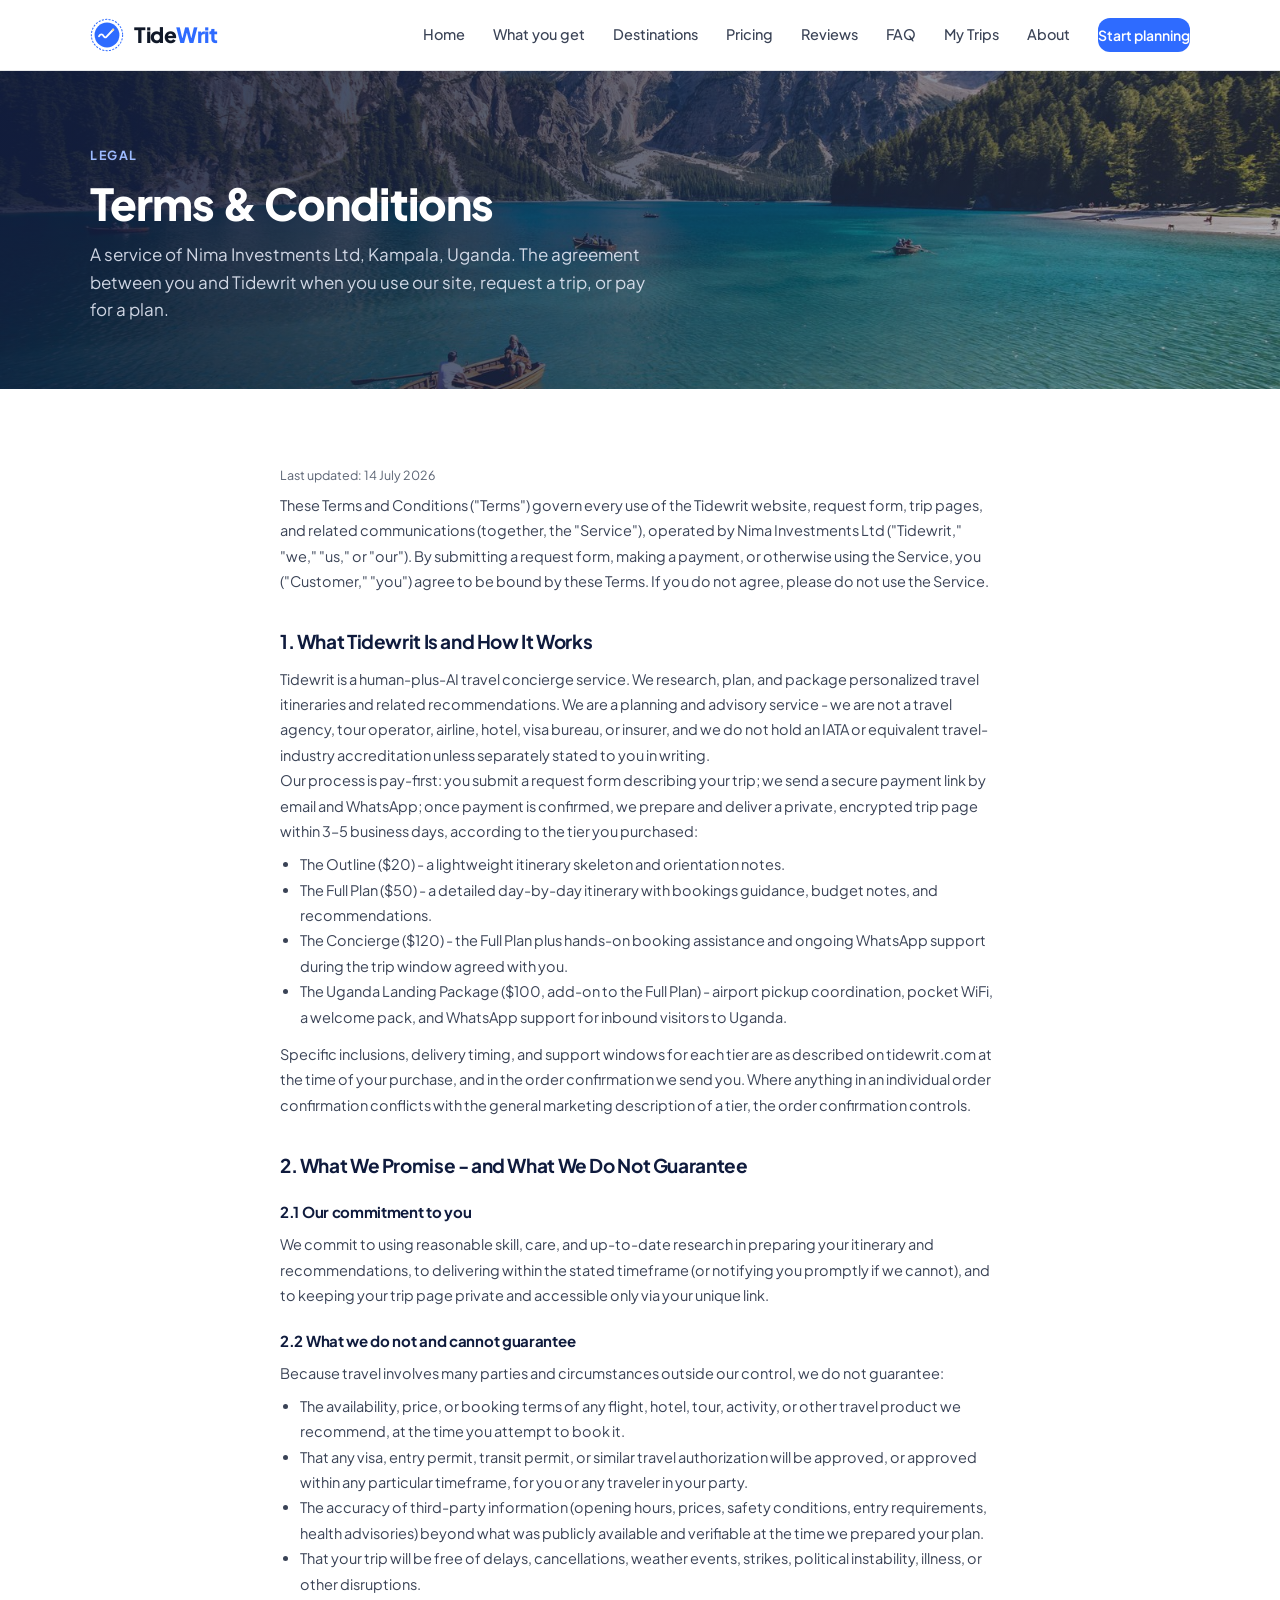
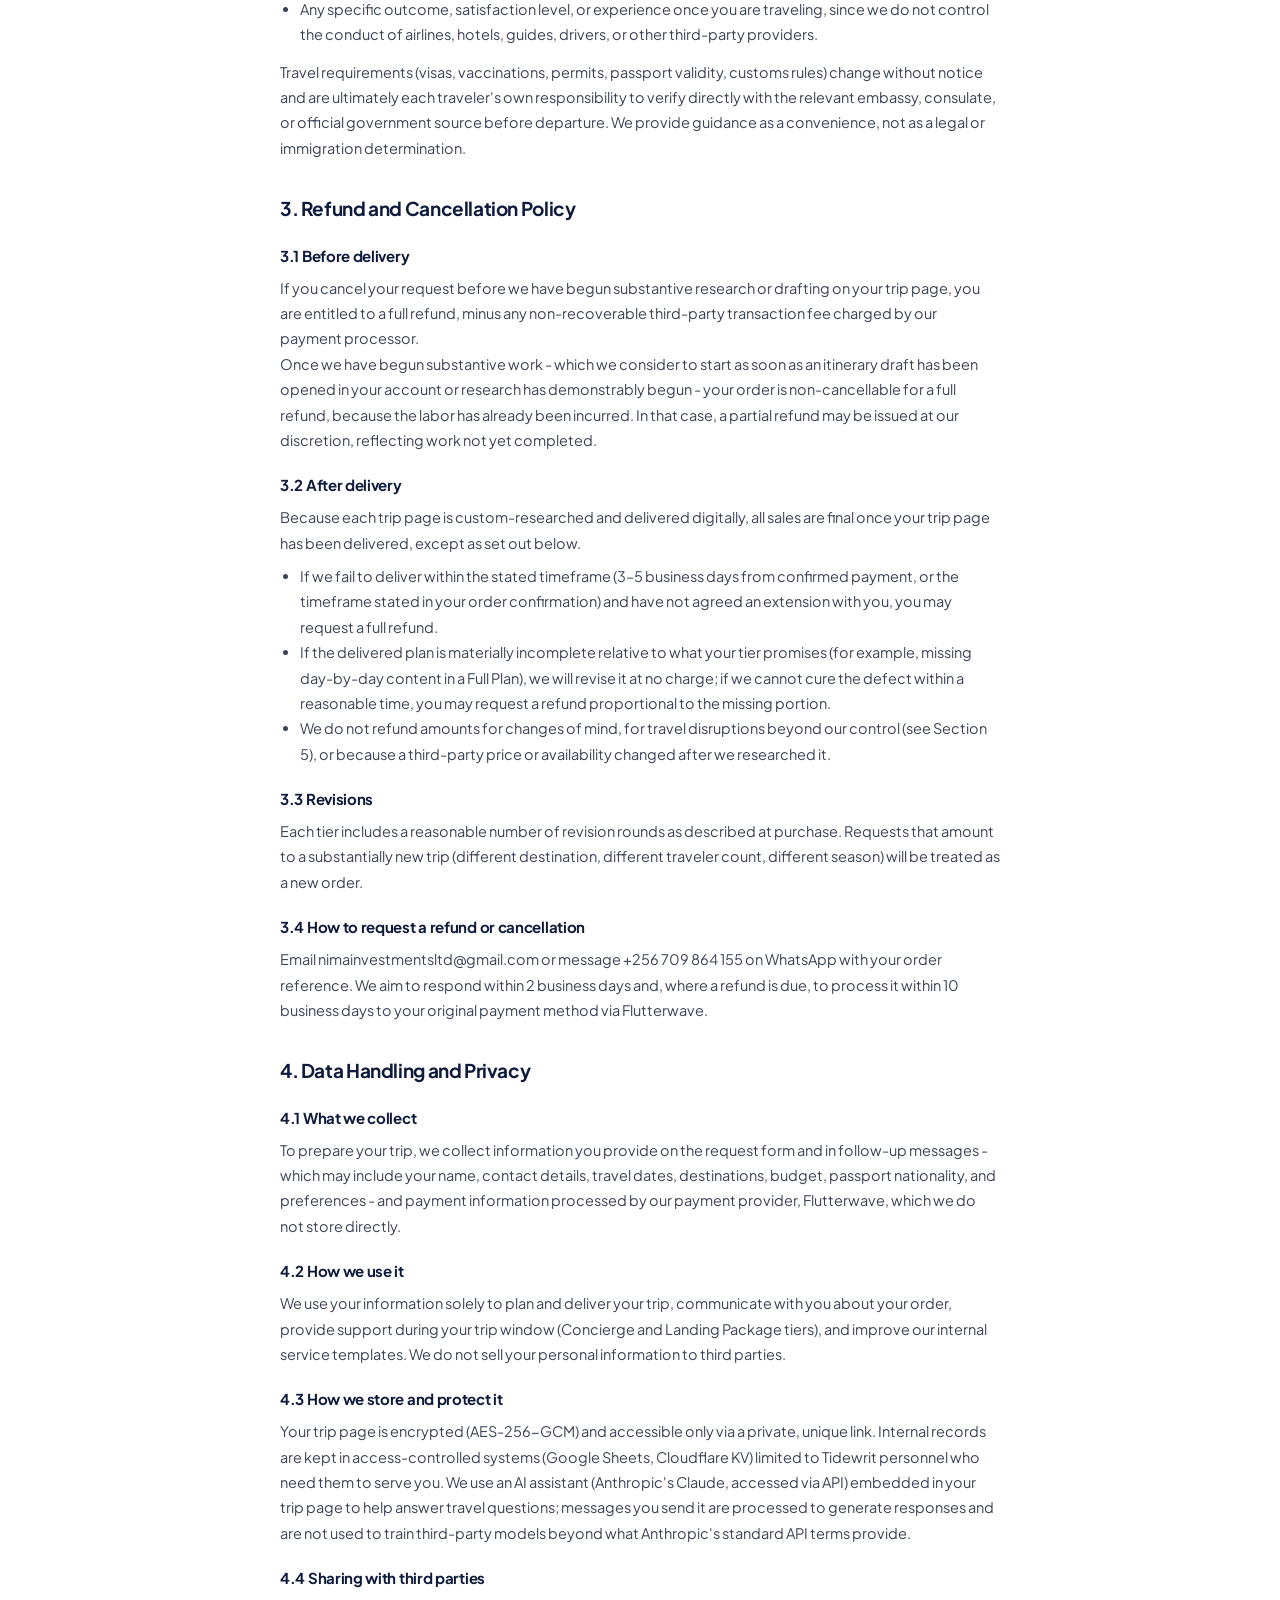
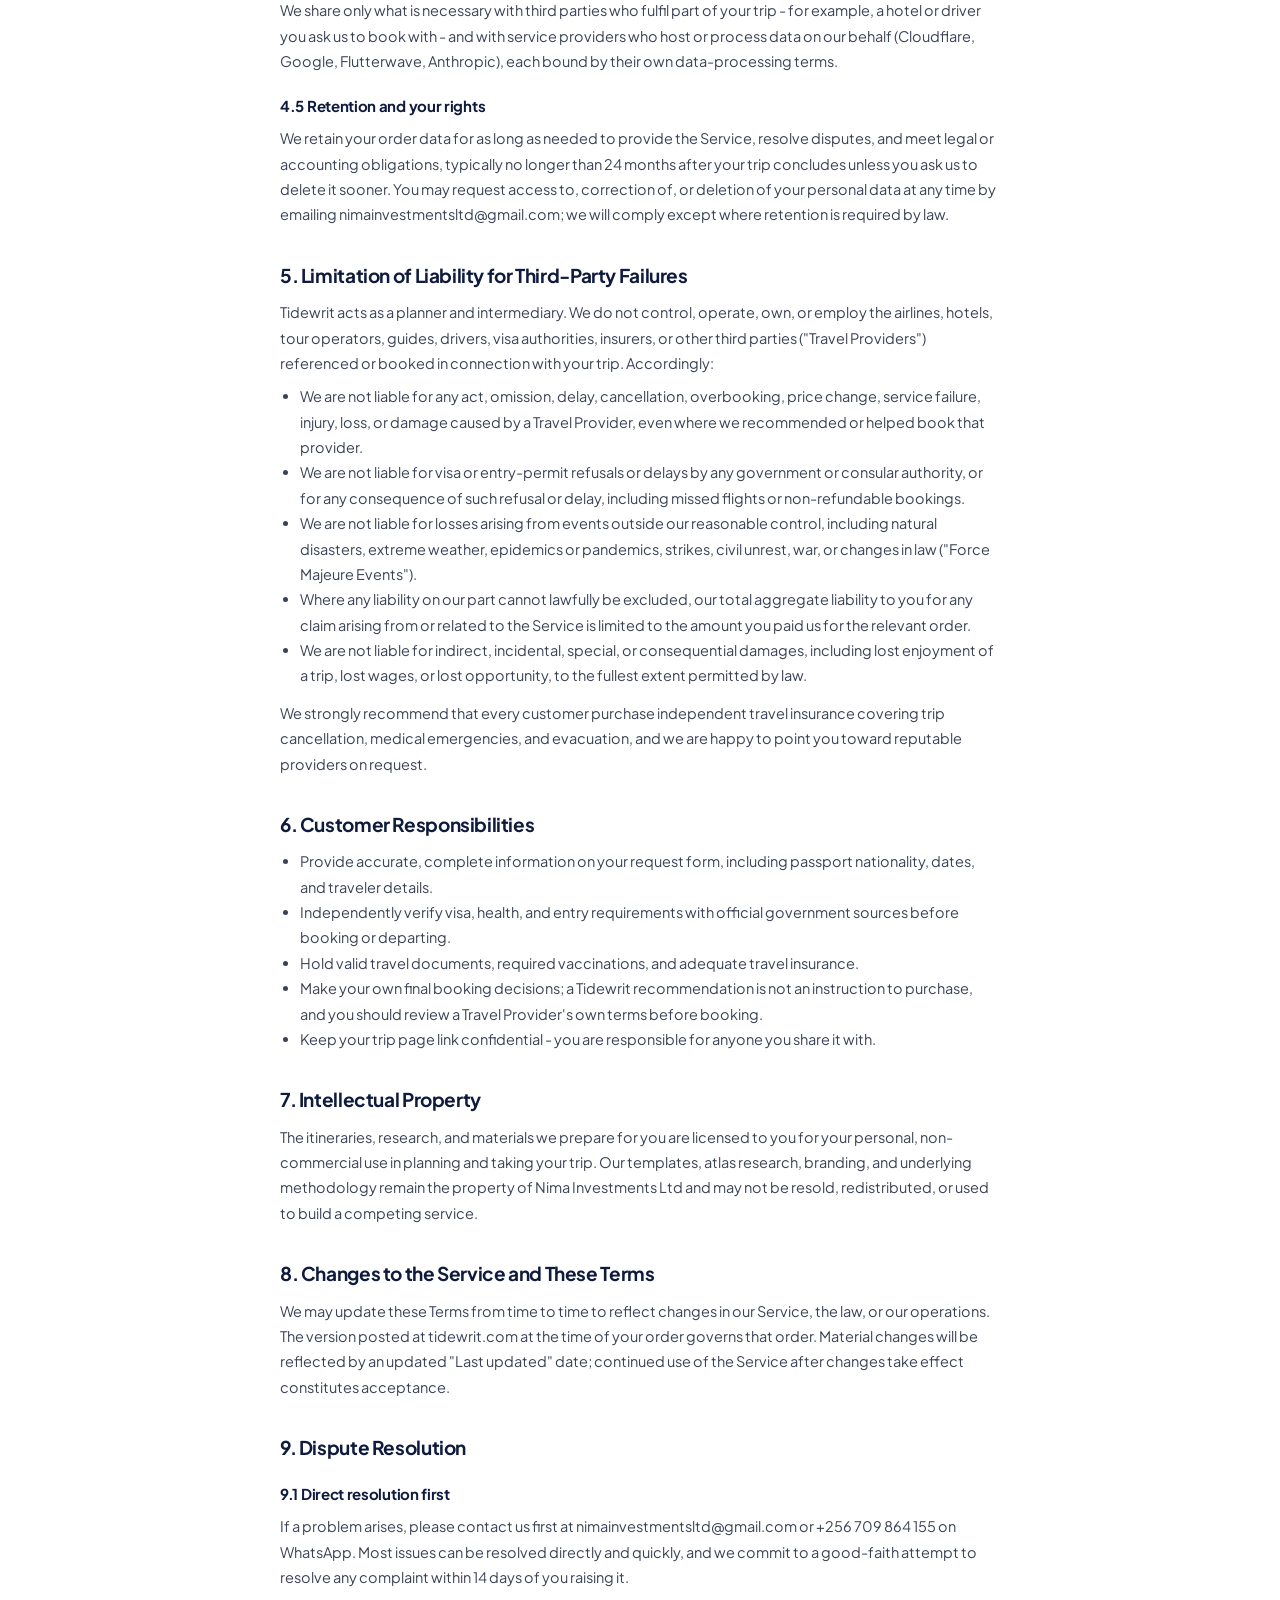
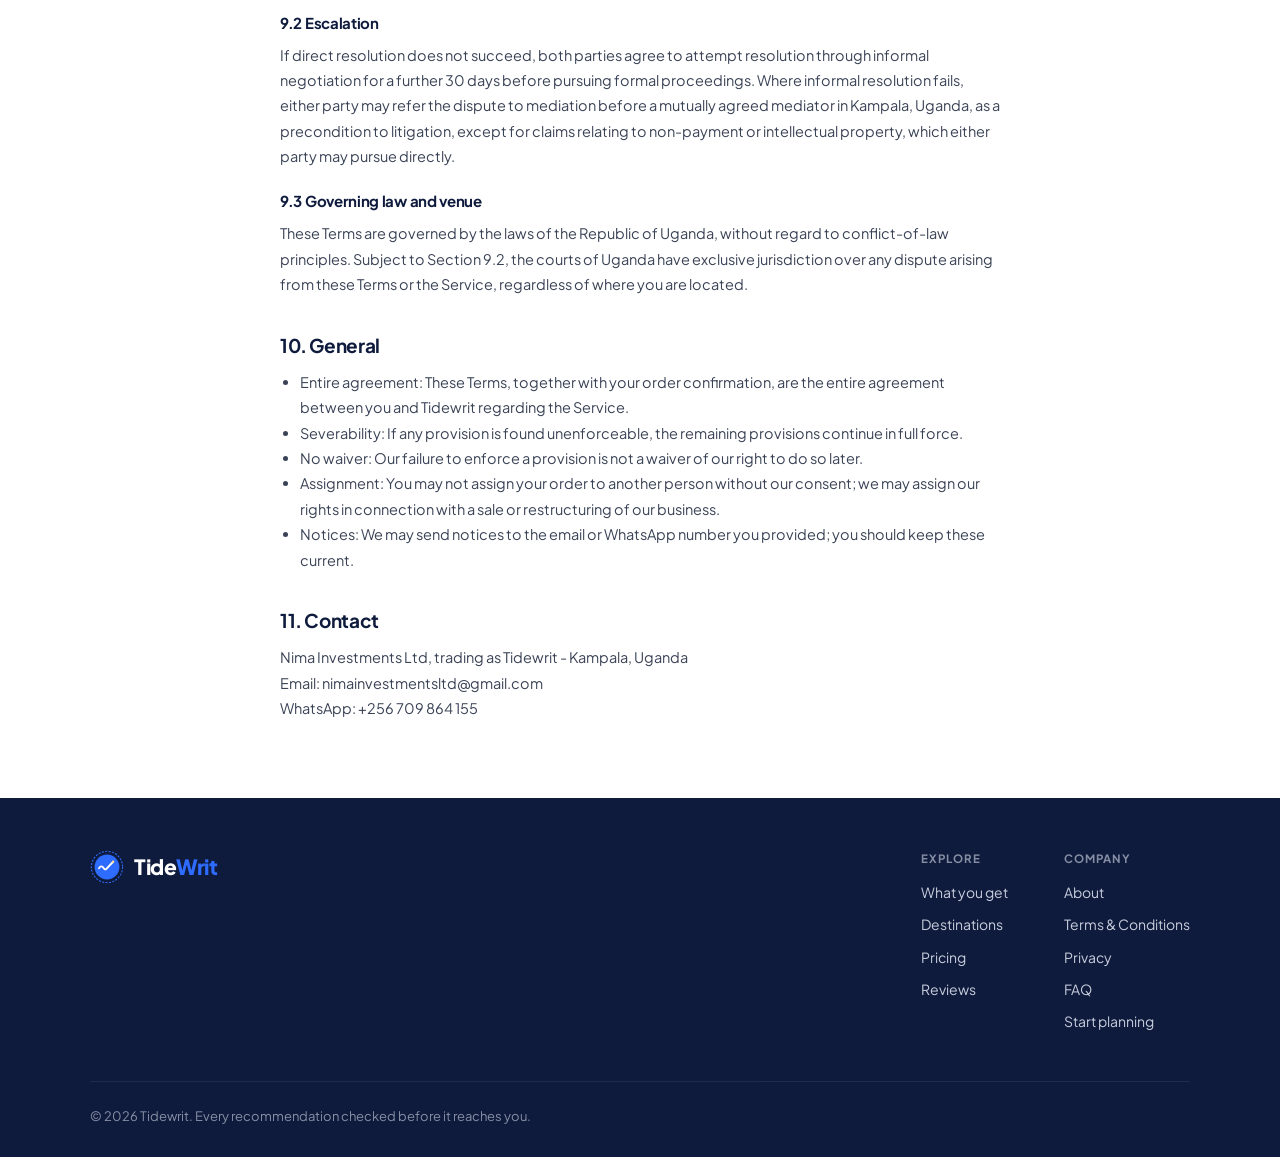
<file: tidewrit website/terms.html>
<!DOCTYPE html>
<html lang="en">
<head>
<meta charset="UTF-8">
<meta name="viewport" content="width=device-width, initial-scale=1.0">
<title>Terms &amp; Conditions | Tidewrit</title>
<link href="https://fonts.googleapis.com/css2?family=Plus+Jakarta+Sans:wght@400;500;600;700;800&display=swap" rel="stylesheet">
<link rel="icon" type="image/svg+xml" href="images/favicon.svg">
<link rel="icon" type="image/png" sizes="32x32" href="images/favicon-32.png">
<link rel="apple-touch-icon" href="images/apple-touch-icon.png">
<link rel="stylesheet" href="style.css">
<style>
  .legal{max-width:760px;}
  .legal h2{font-size:19px; color:var(--navy); margin:32px 0 10px;}
  .legal h3{font-size:15px; color:var(--navy); margin:20px 0 8px;}
  .legal p, .legal li{font-size:14.5px; color:#3A4356; line-height:1.75;}
  .legal ul{margin:8px 0 12px 20px;}
  .legal .updated{font-size:12.5px; color:var(--grey); margin-bottom:6px;}
</style>
</head>
<body data-page="terms.html">

<header class="page-hero" style="--ph:url('images/about.jpg')">
  <div class="wrap">
    <div class="eyebrow">Legal</div>
    <h1>Terms &amp; Conditions</h1>
    <p>A service of Nima Investments Ltd, Kampala, Uganda. The agreement between you and Tidewrit when you use our site, request a trip, or pay for a plan.</p>
  </div>
</header>

<section class="section">
  <div class="wrap legal">
    <p class="updated">Last updated: 14 July 2026</p>
    <p>These Terms and Conditions (&quot;Terms&quot;) govern every use of the Tidewrit website, request form, trip pages, and related communications (together, the &quot;Service&quot;), operated by Nima Investments Ltd (&quot;Tidewrit,&quot; &quot;we,&quot; &quot;us,&quot; or &quot;our&quot;). By submitting a request form, making a payment, or otherwise using the Service, you (&quot;Customer,&quot; &quot;you&quot;) agree to be bound by these Terms. If you do not agree, please do not use the Service.</p>
    <h2>1. What Tidewrit Is and How It Works</h2>
    <p>Tidewrit is a human-plus-AI travel concierge service. We research, plan, and package personalized travel itineraries and related recommendations. We are a planning and advisory service - we are not a travel agency, tour operator, airline, hotel, visa bureau, or insurer, and we do not hold an IATA or equivalent travel-industry accreditation unless separately stated to you in writing.</p>
    <p>Our process is pay-first: you submit a request form describing your trip; we send a secure payment link by email and WhatsApp; once payment is confirmed, we prepare and deliver a private, encrypted trip page within 3–5 business days, according to the tier you purchased:</p>
    <ul>
    <li>The Outline ($20) - a lightweight itinerary skeleton and orientation notes.</li>
    <li>The Full Plan ($50) - a detailed day-by-day itinerary with bookings guidance, budget notes, and recommendations.</li>
    <li>The Concierge ($120) - the Full Plan plus hands-on booking assistance and ongoing WhatsApp support during the trip window agreed with you.</li>
    <li>The Uganda Landing Package ($100, add-on to the Full Plan) - airport pickup coordination, pocket WiFi, a welcome pack, and WhatsApp support for inbound visitors to Uganda.</li>
    </ul>
    <p>Specific inclusions, delivery timing, and support windows for each tier are as described on tidewrit.com at the time of your purchase, and in the order confirmation we send you. Where anything in an individual order confirmation conflicts with the general marketing description of a tier, the order confirmation controls.</p>
    <h2>2. What We Promise - and What We Do Not Guarantee</h2>
    <h3>2.1 Our commitment to you</h3>
    <p>We commit to using reasonable skill, care, and up-to-date research in preparing your itinerary and recommendations, to delivering within the stated timeframe (or notifying you promptly if we cannot), and to keeping your trip page private and accessible only via your unique link.</p>
    <h3>2.2 What we do not and cannot guarantee</h3>
    <p>Because travel involves many parties and circumstances outside our control, we do not guarantee:</p>
    <ul>
    <li>The availability, price, or booking terms of any flight, hotel, tour, activity, or other travel product we recommend, at the time you attempt to book it.</li>
    <li>That any visa, entry permit, transit permit, or similar travel authorization will be approved, or approved within any particular timeframe, for you or any traveler in your party.</li>
    <li>The accuracy of third-party information (opening hours, prices, safety conditions, entry requirements, health advisories) beyond what was publicly available and verifiable at the time we prepared your plan.</li>
    <li>That your trip will be free of delays, cancellations, weather events, strikes, political instability, illness, or other disruptions.</li>
    <li>Any specific outcome, satisfaction level, or experience once you are traveling, since we do not control the conduct of airlines, hotels, guides, drivers, or other third-party providers.</li>
    </ul>
    <p>Travel requirements (visas, vaccinations, permits, passport validity, customs rules) change without notice and are ultimately each traveler&#x27;s own responsibility to verify directly with the relevant embassy, consulate, or official government source before departure. We provide guidance as a convenience, not as a legal or immigration determination.</p>
    <h2>3. Refund and Cancellation Policy</h2>
    <h3>3.1 Before delivery</h3>
    <p>If you cancel your request before we have begun substantive research or drafting on your trip page, you are entitled to a full refund, minus any non-recoverable third-party transaction fee charged by our payment processor.</p>
    <p>Once we have begun substantive work - which we consider to start as soon as an itinerary draft has been opened in your account or research has demonstrably begun - your order is non-cancellable for a full refund, because the labor has already been incurred. In that case, a partial refund may be issued at our discretion, reflecting work not yet completed.</p>
    <h3>3.2 After delivery</h3>
    <p>Because each trip page is custom-researched and delivered digitally, all sales are final once your trip page has been delivered, except as set out below.</p>
    <ul>
    <li>If we fail to deliver within the stated timeframe (3–5 business days from confirmed payment, or the timeframe stated in your order confirmation) and have not agreed an extension with you, you may request a full refund.</li>
    <li>If the delivered plan is materially incomplete relative to what your tier promises (for example, missing day-by-day content in a Full Plan), we will revise it at no charge; if we cannot cure the defect within a reasonable time, you may request a refund proportional to the missing portion.</li>
    <li>We do not refund amounts for changes of mind, for travel disruptions beyond our control (see Section 5), or because a third-party price or availability changed after we researched it.</li>
    </ul>
    <h3>3.3 Revisions</h3>
    <p>Each tier includes a reasonable number of revision rounds as described at purchase. Requests that amount to a substantially new trip (different destination, different traveler count, different season) will be treated as a new order.</p>
    <h3>3.4 How to request a refund or cancellation</h3>
    <p>Email nimainvestmentsltd@gmail.com or message +256 709 864 155 on WhatsApp with your order reference. We aim to respond within 2 business days and, where a refund is due, to process it within 10 business days to your original payment method via Flutterwave.</p>
    <h2 id="privacy">4. Data Handling and Privacy</h2>
    <h3>4.1 What we collect</h3>
    <p>To prepare your trip, we collect information you provide on the request form and in follow-up messages - which may include your name, contact details, travel dates, destinations, budget, passport nationality, and preferences - and payment information processed by our payment provider, Flutterwave, which we do not store directly.</p>
    <h3>4.2 How we use it</h3>
    <p>We use your information solely to plan and deliver your trip, communicate with you about your order, provide support during your trip window (Concierge and Landing Package tiers), and improve our internal service templates. We do not sell your personal information to third parties.</p>
    <h3>4.3 How we store and protect it</h3>
    <p>Your trip page is encrypted (AES-256-GCM) and accessible only via a private, unique link. Internal records are kept in access-controlled systems (Google Sheets, Cloudflare KV) limited to Tidewrit personnel who need them to serve you. We use an AI assistant (Anthropic&#x27;s Claude, accessed via API) embedded in your trip page to help answer travel questions; messages you send it are processed to generate responses and are not used to train third-party models beyond what Anthropic&#x27;s standard API terms provide.</p>
    <h3>4.4 Sharing with third parties</h3>
    <p>We share only what is necessary with third parties who fulfil part of your trip - for example, a hotel or driver you ask us to book with - and with service providers who host or process data on our behalf (Cloudflare, Google, Flutterwave, Anthropic), each bound by their own data-processing terms.</p>
    <h3>4.5 Retention and your rights</h3>
    <p>We retain your order data for as long as needed to provide the Service, resolve disputes, and meet legal or accounting obligations, typically no longer than 24 months after your trip concludes unless you ask us to delete it sooner. You may request access to, correction of, or deletion of your personal data at any time by emailing nimainvestmentsltd@gmail.com; we will comply except where retention is required by law.</p>
    <h2>5. Limitation of Liability for Third-Party Failures</h2>
    <p>Tidewrit acts as a planner and intermediary. We do not control, operate, own, or employ the airlines, hotels, tour operators, guides, drivers, visa authorities, insurers, or other third parties (&quot;Travel Providers&quot;) referenced or booked in connection with your trip. Accordingly:</p>
    <ul>
    <li>We are not liable for any act, omission, delay, cancellation, overbooking, price change, service failure, injury, loss, or damage caused by a Travel Provider, even where we recommended or helped book that provider.</li>
    <li>We are not liable for visa or entry-permit refusals or delays by any government or consular authority, or for any consequence of such refusal or delay, including missed flights or non-refundable bookings.</li>
    <li>We are not liable for losses arising from events outside our reasonable control, including natural disasters, extreme weather, epidemics or pandemics, strikes, civil unrest, war, or changes in law (&quot;Force Majeure Events&quot;).</li>
    <li>Where any liability on our part cannot lawfully be excluded, our total aggregate liability to you for any claim arising from or related to the Service is limited to the amount you paid us for the relevant order.</li>
    <li>We are not liable for indirect, incidental, special, or consequential damages, including lost enjoyment of a trip, lost wages, or lost opportunity, to the fullest extent permitted by law.</li>
    </ul>
    <p>We strongly recommend that every customer purchase independent travel insurance covering trip cancellation, medical emergencies, and evacuation, and we are happy to point you toward reputable providers on request.</p>
    <h2>6. Customer Responsibilities</h2>
    <ul>
    <li>Provide accurate, complete information on your request form, including passport nationality, dates, and traveler details.</li>
    <li>Independently verify visa, health, and entry requirements with official government sources before booking or departing.</li>
    <li>Hold valid travel documents, required vaccinations, and adequate travel insurance.</li>
    <li>Make your own final booking decisions; a Tidewrit recommendation is not an instruction to purchase, and you should review a Travel Provider&#x27;s own terms before booking.</li>
    <li>Keep your trip page link confidential - you are responsible for anyone you share it with.</li>
    </ul>
    <h2>7. Intellectual Property</h2>
    <p>The itineraries, research, and materials we prepare for you are licensed to you for your personal, non-commercial use in planning and taking your trip. Our templates, atlas research, branding, and underlying methodology remain the property of Nima Investments Ltd and may not be resold, redistributed, or used to build a competing service.</p>
    <h2>8. Changes to the Service and These Terms</h2>
    <p>We may update these Terms from time to time to reflect changes in our Service, the law, or our operations. The version posted at tidewrit.com at the time of your order governs that order. Material changes will be reflected by an updated &quot;Last updated&quot; date; continued use of the Service after changes take effect constitutes acceptance.</p>
    <h2>9. Dispute Resolution</h2>
    <h3>9.1 Direct resolution first</h3>
    <p>If a problem arises, please contact us first at nimainvestmentsltd@gmail.com or +256 709 864 155 on WhatsApp. Most issues can be resolved directly and quickly, and we commit to a good-faith attempt to resolve any complaint within 14 days of you raising it.</p>
    <h3>9.2 Escalation</h3>
    <p>If direct resolution does not succeed, both parties agree to attempt resolution through informal negotiation for a further 30 days before pursuing formal proceedings. Where informal resolution fails, either party may refer the dispute to mediation before a mutually agreed mediator in Kampala, Uganda, as a precondition to litigation, except for claims relating to non-payment or intellectual property, which either party may pursue directly.</p>
    <h3>9.3 Governing law and venue</h3>
    <p>These Terms are governed by the laws of the Republic of Uganda, without regard to conflict-of-law principles. Subject to Section 9.2, the courts of Uganda have exclusive jurisdiction over any dispute arising from these Terms or the Service, regardless of where you are located.</p>
    <h2>10. General</h2>
    <ul>
    <li>Entire agreement: These Terms, together with your order confirmation, are the entire agreement between you and Tidewrit regarding the Service.</li>
    <li>Severability: If any provision is found unenforceable, the remaining provisions continue in full force.</li>
    <li>No waiver: Our failure to enforce a provision is not a waiver of our right to do so later.</li>
    <li>Assignment: You may not assign your order to another person without our consent; we may assign our rights in connection with a sale or restructuring of our business.</li>
    <li>Notices: We may send notices to the email or WhatsApp number you provided; you should keep these current.</li>
    </ul>
    <h2>11. Contact</h2>
    <p>Nima Investments Ltd, trading as Tidewrit - Kampala, Uganda</p>
    <p>Email: nimainvestmentsltd@gmail.com</p>
    <p>WhatsApp: +256 709 864 155</p>
  </div>
</section>

<script src="shared.js"></script>
</body>
</html>
</file>
<file: tidewrit website/style.css>
:root{
  --blue:#2E6BFF;          /* primary */
  --blue-dark:#1E4FD6;
  --navy:#0F1B3D;          /* deep headline/dark cards */
  --ink:#101828;
  --grey:#5B6474;
  --bg:#FFFFFF;
  --soft:#F5F8FE;          /* light section tint */
  --line:rgba(16,24,40,0.10);
  --orange:#FF9D42;        /* warm accent (stamps, highlights) */
  --gold:#F5B821;          /* stars */
  --green:#22A06B;
  --radius:18px;
  --shadow:0 18px 44px -18px rgba(16,24,40,0.18);
  /* legacy aliases used across pages */
  --teal-950:#0F1B3D;
  --teal-800:#2E6BFF;
  --teal-100:#E7EEFF;
  --sand:#F5F8FE;
  --coral:#2E6BFF;
  --coral-dark:#1E4FD6;
}
*{box-sizing:border-box; margin:0; padding:0;}
html{scroll-behavior:smooth;}
body{font-family:'Plus Jakarta Sans','Work Sans',sans-serif; background:var(--bg); color:var(--ink); line-height:1.6; font-size:16px;}
h1,h2,h3,h4{font-family:'Plus Jakarta Sans',sans-serif; font-weight:700; letter-spacing:-0.02em;}
img{max-width:100%; display:block;}
a{color:inherit;}
.wrap{max-width:1140px; margin:0 auto; padding:0 20px;}

/* ---------- NAV ---------- */
nav{position:sticky; top:0; z-index:100; background:rgba(255,255,255,0.92); backdrop-filter:blur(12px); border-bottom:1px solid var(--line);}
.nav-inner{display:flex; align-items:center; justify-content:space-between; height:70px;}
.logo{display:flex; align-items:center; gap:10px; text-decoration:none;}
.logo svg{width:34px; height:34px; flex-shrink:0;}
.logo .word{font-size:21px; font-weight:800; letter-spacing:-0.02em;}
.navlinks{display:flex; gap:28px; font-size:14.5px; align-items:center; font-weight:500;}
.navlinks a{text-decoration:none; color:#3A4356; transition:color .2s; padding:6px 0;}
.navlinks a:hover{color:var(--ink);}
.navlinks a.on{color:var(--blue);}
.navcta{background:var(--blue); color:#fff !important; padding:11px 22px; border-radius:12px; font-size:14px; font-weight:600; text-decoration:none;}
.navcta:hover{background:var(--blue-dark);}
.burger{display:none; background:none; border:none; cursor:pointer; padding:8px; flex-direction:column; gap:5px;}
.burger span{display:block; width:24px; height:2.5px; background:var(--ink); border-radius:2px;}
.mobile-menu{display:none; flex-direction:column; padding:8px 20px 22px; border-top:1px solid var(--line); background:#fff;}
.mobile-menu a{text-decoration:none; padding:13px 4px; font-size:16px; border-bottom:1px solid var(--line); font-weight:500;}
.mobile-menu a:last-child{border-bottom:none;}
.mobile-menu .navcta{text-align:center; margin-top:14px; padding:14px; border-radius:12px;}
.mobile-menu.open{display:flex;}

/* ---------- SHARED ---------- */
.eyebrow{font-size:12.5px; text-transform:uppercase; letter-spacing:.12em; color:var(--blue); font-weight:700; margin-bottom:14px; display:flex; align-items:center; gap:10px;}
.eyebrow::before{content:none;}
.eyebrow.center{justify-content:center;}
.section{padding:76px 0;}
.section.tint{background:var(--soft);}
.section-head{max-width:640px; margin-bottom:44px;}
.section-head h2{font-size:clamp(27px,4.5vw,38px); line-height:1.14; color:var(--navy);}
.section-head p{color:var(--grey); margin-top:14px; font-size:16.5px;}
.section-head.center{margin-left:auto; margin-right:auto; text-align:center;}
.section-head.center .eyebrow{justify-content:center;}
.btn{display:inline-block; text-decoration:none; border:none; cursor:pointer; font-family:inherit; font-weight:600; border-radius:12px; transition:transform .15s ease, background .2s, box-shadow .2s; text-align:center;}
.btn-primary{background:var(--blue); color:#fff; padding:15px 28px; font-size:15px; box-shadow:0 10px 24px -10px rgba(46,107,255,0.55);}
.btn-primary:hover{background:var(--blue-dark); transform:translateY(-1px);}
.btn-coral{background:var(--blue); color:#fff; padding:16px 30px; font-size:15.5px; box-shadow:0 12px 26px -10px rgba(46,107,255,0.55);}
.btn-coral:hover{background:var(--blue-dark); transform:translateY(-1px);}
.btn-ghost{padding:15px 24px; border:1.5px solid var(--line); color:var(--ink); background:#fff; font-size:15px;}
.btn-ghost:hover{border-color:var(--blue); color:var(--blue);}

/* ---------- HERO ---------- */
.hero{position:relative; padding:70px 0 88px; overflow:hidden;
  background:
    linear-gradient(90deg, rgba(255,255,255,0.97) 0%, rgba(255,255,255,0.86) 42%, rgba(255,255,255,0.30) 100%),
    url('images/hero.jpg') center/cover no-repeat,
    linear-gradient(160deg,#DCE9FF 0%, #F7FAFF 100%);
}
.hero-grid{display:grid; grid-template-columns:1fr 440px; gap:52px; align-items:start;}
.hero h1{font-size:clamp(36px,5.6vw,56px); line-height:1.05; margin-bottom:20px; color:var(--navy); font-weight:800;}
.hero h1 em{font-style:normal; color:var(--blue); position:relative; white-space:nowrap;}
.hero h1 em::after{content:''; position:absolute; left:0; right:0; bottom:-6px; height:8px;
  background:url("data:image/svg+xml,%3Csvg xmlns='http://www.w3.org/2000/svg' viewBox='0 0 120 10' preserveAspectRatio='none'%3E%3Cpath d='M2 7 Q 30 1 60 6 T 118 4' fill='none' stroke='%232E6BFF' stroke-width='4' stroke-linecap='round'/%3E%3C/svg%3E") no-repeat center/100% 100%;}
.hero .lead{font-size:18px; color:#414B5F; max-width:500px; margin-bottom:12px;}
.hero .sub{font-size:15px; color:var(--grey); max-width:470px; margin-bottom:26px;}
.hero-proof{display:flex; align-items:center; gap:12px; font-size:13.5px; color:var(--grey); flex-wrap:wrap;}
.proof-dots{display:flex; flex-shrink:0;}
.proof-dots span{width:30px; height:30px; border-radius:50%; border:2px solid #fff; background:var(--blue); color:#fff; display:flex; align-items:center; justify-content:center; font-size:12px; font-weight:700;}
.proof-dots span+span{margin-left:-9px;}
.stars{color:var(--gold); letter-spacing:1.5px;}
.trust-bullets{list-style:none; margin-top:20px;}
.trust-bullets li{display:flex; gap:11px; align-items:flex-start; font-size:14.5px; color:#414B5F; margin-bottom:11px;}
.trust-bullets .t{flex-shrink:0; width:20px; height:20px; border-radius:50%; background:var(--teal-100); color:var(--blue); display:flex; align-items:center; justify-content:center; font-size:11px; font-weight:800; margin-top:2px;}

/* ---------- REQUEST FORM CARD (white widget) ---------- */
.form-card{background:#fff; border:1px solid var(--line); border-radius:22px; padding:28px 26px; color:var(--ink); box-shadow:var(--shadow);}
.form-card h3{font-size:21px; margin-bottom:4px; color:var(--navy);}
.form-card .fc-sub{font-size:13.5px; color:var(--grey); margin-bottom:20px;}
.f-label{font-size:11.5px; text-transform:uppercase; letter-spacing:.08em; color:#7A8296; margin:16px 0 9px; display:block; font-weight:700;}
.f-label:first-of-type{margin-top:0;}
.pill-row{display:flex; flex-wrap:wrap; gap:8px;}
.pill{padding:9px 15px; border-radius:100px; border:1px solid var(--line); background:#fff; color:#3A4356; font-size:13.5px; cursor:pointer; transition:all .15s; font-family:inherit; font-weight:500;}
.pill:hover{border-color:var(--blue); color:var(--blue);}
.pill.active{background:var(--blue); border-color:var(--blue); color:#fff;}
.form-card input[type=text], .form-card input[type=email], .form-card input[type=date], .form-card select{
  width:100%; background:#F7F9FD; border:1px solid var(--line);
  color:var(--ink); padding:13px 14px; border-radius:12px; font-size:15px; font-family:inherit;
}
.form-card input::placeholder{color:#9AA3B5;}
.frow{display:grid; grid-template-columns:1fr 1fr; gap:12px;}
input[type=range]{width:100%; -webkit-appearance:none; appearance:none; height:5px; background:#E4EAF6; border-radius:3px; outline:none; margin-top:8px;}
input[type=range]::-webkit-slider-thumb{-webkit-appearance:none; width:22px; height:22px; border-radius:50%; background:var(--blue); cursor:pointer; border:3px solid #fff; box-shadow:0 2px 8px rgba(46,107,255,.5);}
.budget-readout{display:flex; justify-content:space-between; margin-top:9px; font-size:12.5px; color:var(--grey);}
.budget-readout strong{color:var(--blue); font-size:17px; font-weight:800;}
.form-card .btn-coral{width:100%; margin-top:22px;}
.f-fine{font-size:12.5px; color:var(--grey); margin-top:12px; text-align:center;}
.f-success{display:none; text-align:center; padding:30px 10px;}
.f-success.show{display:block;}
.f-success .big{font-size:42px; margin-bottom:12px;}
.f-success h4{font-size:20px; margin-bottom:8px; color:var(--blue);}
.f-success p{font-size:14.5px; color:var(--grey);}

/* ---------- CARDS & GRIDS ---------- */
.grid-3{display:grid; grid-template-columns:repeat(3,1fr); gap:20px;}
.grid-2{display:grid; grid-template-columns:1fr 1fr; gap:44px; align-items:center;}
.card{background:#fff; border:1px solid var(--line); border-radius:var(--radius); padding:26px 24px; transition:transform .15s ease, box-shadow .15s ease;}
.card.hover:hover{transform:translateY(-3px); box-shadow:var(--shadow);}
.card .fi{width:46px; height:46px; border-radius:14px; background:var(--teal-100); display:flex; align-items:center; justify-content:center; font-size:20px; margin-bottom:14px;}
.card h3{font-size:17px; margin-bottom:8px; color:var(--navy);}
.card p{font-size:14px; color:var(--grey);}
.card.hl{border:1.5px solid var(--blue); box-shadow:0 14px 34px -18px rgba(46,107,255,0.4);}
.card.hl .fi{background:var(--blue);}
.steps{display:grid; grid-template-columns:repeat(3,1fr); gap:20px; background:transparent; border:none; border-radius:0; overflow:visible;}
.step{background:#fff; border:1px solid var(--line); border-radius:var(--radius); padding:30px 26px;}
.step .num{width:36px; height:36px; border-radius:12px; background:var(--blue); color:#fff; display:flex; align-items:center; justify-content:center; font-size:14px; font-weight:800; margin-bottom:16px;}
.step h3{font-size:18px; margin-bottom:10px; color:var(--navy);}
.step p{font-size:14.5px; color:var(--grey);}

/* ---------- DESTINATION PHOTO CARDS ---------- */
.dest-grid{display:grid; grid-template-columns:repeat(4,1fr); gap:18px;}
.dest-card{position:relative; border-radius:var(--radius); overflow:hidden; aspect-ratio:3/3.6; display:flex; align-items:flex-end; text-decoration:none; box-shadow:0 14px 30px -16px rgba(16,24,40,.25); transition:transform .18s ease;}
.dest-card:hover{transform:translateY(-4px);}
.dest-card img{position:absolute; inset:0; width:100%; height:100%; object-fit:cover;}
.dest-card::after{content:''; position:absolute; inset:0; background:linear-gradient(180deg, rgba(15,27,61,0) 40%, rgba(15,27,61,.82) 100%);}
.dest-tag{position:absolute; top:12px; right:12px; z-index:2; background:rgba(255,255,255,0.92); color:var(--navy); font-size:11.5px; font-weight:700; padding:5px 12px; border-radius:100px;}
.dest-info{position:relative; z-index:2; padding:18px; color:#fff; width:100%;}
.dest-info h3{font-size:18px; margin-bottom:3px; color:#fff;}
.dest-info .d-meta{font-size:12.5px; opacity:.85; display:flex; justify-content:space-between; align-items:center;}
.dest-info .d-meta .stars{font-size:12px;}

/* feature icon row */
.feat-row{display:grid; grid-template-columns:repeat(4,1fr); gap:26px;}
.feat{display:flex; gap:14px; align-items:flex-start;}
.feat .ic{flex-shrink:0; width:50px; height:50px; border-radius:50%; display:flex; align-items:center; justify-content:center; font-size:21px;}
.feat h4{font-size:15.5px; margin-bottom:4px; color:var(--navy);}
.feat p{font-size:13.5px; color:var(--grey);}
.ic.b1{background:#FFE9EC;} .ic.b2{background:#E4F5EC;} .ic.b3{background:#EFEAFE;} .ic.b4{background:#FFF3E0;}

/* trust strip */
.trust-strip{display:grid; grid-template-columns:repeat(4,1fr); gap:18px; background:var(--soft); border-radius:var(--radius); padding:26px 28px;}
.trust-strip .feat h4{font-size:14.5px;}
.trust-strip .feat p{font-size:12.5px;}

/* compare table */
.compare-card{background:#fff; border:1px solid var(--line); border-radius:var(--radius); overflow:hidden; box-shadow:var(--shadow);}
.compare-row{display:grid; grid-template-columns:1fr 86px 86px; padding:15px 20px; font-size:14px; align-items:center; border-bottom:1px solid var(--line);}
.compare-row:last-child{border-bottom:none;}
.compare-row.head{background:var(--navy); color:#fff; font-size:12px; text-transform:uppercase; letter-spacing:.06em; font-weight:700;}
.compare-row .yes{color:var(--green); font-weight:800; text-align:center;}
.compare-row .no{color:#C2C9D6; text-align:center;}

/* plan doc peek */
.plan-doc{background:#fff; border:1px solid var(--line); border-radius:var(--radius); padding:28px; box-shadow:var(--shadow); position:relative;}
.plan-doc h4{font-size:18px; margin-bottom:4px; color:var(--navy);}
.plan-doc .doc-sub{font-size:12.5px; color:#8A93A6; margin-bottom:16px;}
.doc-line{display:flex; justify-content:space-between; font-size:13.5px; padding:9px 0; border-bottom:1px dashed var(--line); gap:12px;}
.doc-line strong{white-space:nowrap; font-weight:700;}
.doc-line.total{border-bottom:none; padding-top:13px;}
.doc-line.total strong{color:var(--blue); font-size:15.5px;}
.doc-flag{margin-top:16px; background:#FFF4EA; border-left:3px solid var(--orange); padding:11px 13px; font-size:13px; color:#8A5A2B; border-radius:0 10px 10px 0;}
.stamp{position:absolute; top:-18px; right:-12px; width:72px; height:72px; border-radius:50%; background:#fff; border:2px dashed var(--orange); display:flex; align-items:center; justify-content:center; transform:rotate(-12deg); font-size:9.5px; text-align:center; line-height:1.25; color:var(--orange); font-weight:800; text-transform:uppercase; letter-spacing:.04em; z-index:2;}

/* pricing */
.price-grid{display:grid; grid-template-columns:repeat(3,1fr); gap:22px; align-items:stretch;}
.price-card{background:#fff; border:1px solid var(--line); border-radius:20px; padding:34px 28px; display:flex; flex-direction:column;}
.price-card.featured{border:2px solid var(--blue); position:relative; box-shadow:var(--shadow);}
.best-tag{position:absolute; top:-13px; left:50%; transform:translateX(-50%); background:var(--blue); color:#fff; font-size:11px; font-weight:700; letter-spacing:.05em; text-transform:uppercase; padding:5px 14px; border-radius:100px; white-space:nowrap;}
.price-card h3{font-size:20px; margin-bottom:5px; color:var(--navy);}
.price-card .for{font-size:13px; color:var(--grey); margin-bottom:18px;}
.price{font-size:42px; margin-bottom:20px; font-weight:800; color:var(--navy);}
.price small{font-size:14px; color:var(--grey); font-weight:500;}
.price-feats{list-style:none; margin-bottom:26px; flex:1;}
.price-feats li{font-size:14px; color:#414B5F; padding:7px 0 7px 26px; position:relative;}
.price-feats li::before{content:'✓'; position:absolute; left:0; color:var(--green); font-weight:800;}

/* reviews */
.review-card{background:#fff; border:1px solid var(--line); border-radius:var(--radius); padding:26px;}
.review-stars{color:var(--gold); font-size:14px; margin-bottom:13px; letter-spacing:2px;}
.review-quote{font-size:16px; line-height:1.6; margin-bottom:20px; color:#2A3346; font-weight:500;}
.review-who{display:flex; align-items:center; gap:12px;}
.avatar{width:38px; height:38px; border-radius:50%; background:var(--blue); color:#fff; display:flex; align-items:center; justify-content:center; font-size:14px; font-weight:700; flex-shrink:0;}
.who-meta{font-size:13px; color:var(--grey);}
.who-meta strong{display:block; color:var(--ink); font-size:14px; font-weight:700;}
.verified-tag{display:inline-flex; align-items:center; gap:6px; font-size:11px; color:var(--green); margin-top:11px; font-weight:700;}
.verified-tag::before{content:'✓'; width:14px; height:14px; border-radius:50%; background:var(--green); color:#fff; display:flex; align-items:center; justify-content:center; font-size:8px;}

/* white-page inputs */
.input-w{width:100%; background:#F7F9FD; border:1px solid var(--line); color:var(--ink); padding:14px 15px; border-radius:12px; font-size:15px; font-family:inherit;}
textarea.input-w{resize:vertical;}

/* faq */
details{border:1px solid var(--line); border-radius:14px; padding:18px 22px; margin-bottom:12px; background:#fff;}
details summary{font-size:16.5px; font-weight:700; cursor:pointer; list-style:none; display:flex; justify-content:space-between; align-items:center; gap:14px; color:var(--navy);}
details summary::-webkit-details-marker{display:none;}
details summary::after{content:'+'; font-size:22px; color:var(--blue); font-weight:400; transition:transform .2s; flex-shrink:0;}
details[open] summary::after{transform:rotate(45deg);}
details p{margin-top:12px; font-size:15px; color:#414B5F; max-width:640px;}

/* roadmap */
.roadmap{margin-top:48px; background:var(--soft); border:1px dashed rgba(46,107,255,.4); border-radius:18px; padding:30px;}
.roadmap h3{font-size:19px; margin-bottom:5px; color:var(--navy);}
.roadmap .rm-sub{font-size:13.5px; color:var(--grey); margin-bottom:18px;}
.rm-pills{display:flex; flex-wrap:wrap; gap:9px;}
.rm-pill{font-size:13px; padding:8px 15px; border-radius:100px; background:#fff; border:1px solid var(--line); color:#414B5F; font-weight:500;}
.rm-pill span{color:var(--blue); margin-right:6px; font-weight:700;}

/* final CTA */
.final-cta{background:
    linear-gradient(135deg, rgba(46,107,255,.80) 0%, rgba(30,63,168,.84) 100%),
    url('images/cta.jpg') center/cover no-repeat,
    linear-gradient(135deg, var(--blue) 0%, #1E3FA8 100%);
  border-radius:24px; padding:56px 40px; text-align:center; color:#fff;}
.final-cta h2{font-size:clamp(26px,4.5vw,38px); margin-bottom:14px;}
.final-cta h2 em{font-style:normal; color:#FFD98A;}
.final-cta p{font-size:16px; opacity:.85; max-width:460px; margin:0 auto 28px;}
.final-cta .btn-coral{background:#fff; color:var(--blue); box-shadow:none;}
.final-cta .btn-coral:hover{background:#EFF4FF;}

/* page hero (inner pages) */
.page-hero{padding:74px 0 66px;
  background:
    linear-gradient(100deg, rgba(15,27,61,.90) 0%, rgba(15,27,61,.60) 55%, rgba(15,27,61,.30) 100%),
    var(--ph, linear-gradient(160deg,#16305E,#0F1B3D)) center/cover no-repeat;}
.page-hero h1{font-size:clamp(30px,5vw,44px); line-height:1.1; max-width:680px; color:#fff; font-weight:800;}
.page-hero p{color:rgba(232,237,249,.88); font-size:17px; margin-top:14px; max-width:580px;}
.page-hero .eyebrow{color:#9DBBFF;}

/* footer */
footer{background:var(--navy); color:#E8EDF9; padding:52px 0 30px;}
.footer-grid{display:flex; justify-content:space-between; align-items:flex-start; flex-wrap:wrap; gap:30px; margin-bottom:38px;}
footer .logo .word{color:#fff;}
.footer-cols{display:flex; gap:56px; flex-wrap:wrap;}
.footer-col h5{font-size:11.5px; text-transform:uppercase; letter-spacing:.08em; opacity:.55; margin-bottom:13px;}
.footer-col a{display:block; font-size:14px; margin-bottom:10px; text-decoration:none; opacity:.85;}
.footer-bottom{border-top:1px solid rgba(232,237,249,0.14); padding-top:24px; font-size:13px; opacity:.55;}

/* ---------- MOBILE ---------- */
@media (max-width:920px){
  .navlinks{display:none;}
  .burger{display:flex;}
  .hero-grid{grid-template-columns:1fr; gap:36px;}
  .form-card{padding:24px 20px;}
  .grid-3, .price-grid, .steps{grid-template-columns:1fr;}
  .grid-2{grid-template-columns:1fr; gap:32px;}
  .frow{grid-template-columns:1fr;}
  .section{padding:56px 0;}
  .final-cta{padding:44px 22px;}
  .compare-row{grid-template-columns:1fr 62px 62px; padding:13px 14px; font-size:13px;}
  .stamp{right:-6px;}
  .dest-grid{grid-template-columns:1fr 1fr;}
  .feat-row, .trust-strip{grid-template-columns:1fr 1fr;}
}
@media (max-width:560px){
  .grid-3{grid-template-columns:1fr;}
  .hero{padding:44px 0 56px;}
  .dest-grid{grid-template-columns:1fr 1fr;}
  .feat-row, .trust-strip{grid-template-columns:1fr;}
}
@media (min-width:561px) and (max-width:920px){
  .grid-3{grid-template-columns:1fr 1fr;}
}

/* ---------- TRIP PLAN PAGE ---------- */
.plan-layout{display:grid; grid-template-columns:1fr 340px; gap:24px; align-items:start; padding:28px 0 60px;}
.plan-head{display:flex; justify-content:space-between; align-items:flex-start; gap:20px; flex-wrap:wrap; margin-bottom:20px;}
.plan-head h1{font-size:clamp(24px,4vw,34px); color:var(--navy); font-weight:800;}
.plan-meta{display:flex; gap:18px; flex-wrap:wrap; margin-top:10px; font-size:14px; color:var(--grey);}
.plan-meta span{display:flex; align-items:center; gap:7px;}
.plan-desc{margin-top:12px; color:#414B5F; font-size:15px; max-width:560px;}
.plan-cover{border-radius:var(--radius); overflow:hidden; aspect-ratio:16/6; background:linear-gradient(160deg,#2E6BFF,#7FC8F8); margin-bottom:22px; position:relative;}
.plan-cover img{width:100%; height:100%; object-fit:cover;}
.tabs{display:flex; gap:4px; border-bottom:2px solid var(--line); margin-bottom:22px; overflow-x:auto;}
.tab{padding:12px 18px; font-size:14.5px; font-weight:600; color:var(--grey); background:none; border:none; cursor:pointer; border-bottom:2.5px solid transparent; margin-bottom:-2px; white-space:nowrap; font-family:inherit;}
.tab.on{color:var(--blue); border-bottom-color:var(--blue);}
.tabpane{display:none;}
.tabpane.on{display:block;}
.day-block{display:grid; grid-template-columns:74px 1fr; gap:16px; margin-bottom:18px;}
.day-rail{text-align:center;}
.day-dot{width:44px; height:44px; border-radius:50%; color:#fff; display:flex; align-items:center; justify-content:center; font-size:17px; margin:0 auto 6px; font-weight:700;}
.day-rail .dl{font-size:12.5px; font-weight:700; color:var(--navy);}
.day-rail .dd{font-size:11.5px; color:var(--grey);}
.day-card{background:#fff; border:1px solid var(--line); border-radius:var(--radius); padding:20px 22px;}
.day-card h3{font-size:17.5px; color:var(--navy); display:flex; align-items:center; gap:10px; flex-wrap:wrap;}
.day-card h3 .wx{font-size:12.5px; font-weight:600; color:var(--grey); background:var(--soft); padding:4px 10px; border-radius:100px;}
.acts{display:flex; flex-wrap:wrap; gap:10px 6px; margin-top:16px; align-items:center;}
.act{display:flex; gap:10px; align-items:center; background:var(--soft); border-radius:12px; padding:9px 13px;}
.act .ai{font-size:16px;}
.act .at{font-size:11px; color:var(--grey); font-weight:700;}
.act .al{font-size:13px; color:var(--ink); font-weight:600; line-height:1.3;}
.act .as{font-size:11.5px; color:var(--grey);}
.arrow{color:#C2C9D6; font-size:14px;}
.sideb{position:sticky; top:86px; display:flex; flex-direction:column; gap:18px;}
.sum-card{background:#fff; border:1px solid var(--line); border-radius:var(--radius); padding:22px; box-shadow:var(--shadow);}
.sum-card h4{font-size:16.5px; color:var(--navy); display:flex; justify-content:space-between; align-items:center;}
.on-budget{font-size:11px; font-weight:700; background:#E4F5EC; color:var(--green); padding:4px 10px; border-radius:100px;}
.total-cost{margin:14px 0 4px; font-size:30px; font-weight:800; color:var(--navy);}
.pp{font-size:12.5px; color:var(--grey); margin-bottom:16px;}
.cost-grid{display:grid; grid-template-columns:1fr 1fr; gap:10px;}
.cost-cell{background:var(--soft); border-radius:12px; padding:12px 13px;}
.cost-cell .cl{font-size:11.5px; color:var(--grey); display:flex; gap:6px; align-items:center;}
.cost-cell .cv{font-size:14.5px; font-weight:700; color:var(--navy); margin-top:2px;}
.budget-note{display:flex; gap:12px; background:#E9F8F0; border-radius:14px; padding:14px 16px; align-items:flex-start;}
.budget-note .bi{width:26px; height:26px; border-radius:50%; background:var(--green); color:#fff; display:flex; align-items:center; justify-content:center; font-size:13px; flex-shrink:0;}
.budget-note b{color:var(--green); font-size:13.5px;}
.budget-note p{font-size:12.5px; color:#3E5C4C;}
.qa-grid{display:grid; grid-template-columns:1fr 1fr; gap:10px;}
.qa-btn{display:flex; gap:8px; align-items:center; justify-content:center; background:#fff; border:1px solid var(--line); border-radius:12px; padding:12px; font-size:13px; font-weight:600; color:var(--ink); text-decoration:none; cursor:pointer; font-family:inherit;}
.qa-btn:hover{border-color:var(--blue); color:var(--blue);}
.stay-card{display:flex; gap:14px; background:#fff; border:1px solid var(--line); border-radius:var(--radius); padding:16px; margin-bottom:12px; align-items:center;}
.stay-thumb{width:86px; height:70px; border-radius:12px; background:linear-gradient(150deg,#2E6BFF,#8FD0F8); flex-shrink:0; overflow:hidden;}
.stay-thumb img{width:100%; height:100%; object-fit:cover;}
.stay-card h5{font-size:15px; color:var(--navy);}
.stay-card .sm{font-size:12.5px; color:var(--grey); margin-top:2px;}
.vtag{display:inline-flex; align-items:center; gap:5px; font-size:11px; color:var(--green); font-weight:700; margin-top:6px;}
.vtag::before{content:'✓'; width:13px; height:13px; border-radius:50%; background:var(--green); color:#fff; display:flex; align-items:center; justify-content:center; font-size:8px;}
.budget-rows .doc-line{font-size:14px;}
/* chat widget */
.chat-fab{position:fixed; right:18px; bottom:18px; z-index:200; width:58px; height:58px; border-radius:50%; background:var(--blue); color:#fff; border:none; font-size:24px; cursor:pointer; box-shadow:0 14px 30px -8px rgba(46,107,255,.6);}
.chat-panel{position:fixed; right:18px; bottom:86px; z-index:200; width:min(370px, calc(100vw - 36px)); height:480px; max-height:70vh; background:#fff; border:1px solid var(--line); border-radius:18px; box-shadow:0 30px 70px -20px rgba(16,24,40,.4); display:none; flex-direction:column; overflow:hidden;}
.chat-panel.open{display:flex;}
.chat-head{background:var(--blue); color:#fff; padding:14px 16px;}
.chat-head h5{font-size:15px;}
.chat-head p{font-size:11.5px; opacity:.85;}
.chat-msgs{flex:1; overflow-y:auto; padding:14px; display:flex; flex-direction:column; gap:10px;}
.msg{max-width:85%; padding:10px 13px; border-radius:14px; font-size:13.5px; line-height:1.5;}
.msg.bot{background:var(--soft); color:var(--ink); align-self:flex-start; border-bottom-left-radius:4px;}
.msg.me{background:var(--blue); color:#fff; align-self:flex-end; border-bottom-right-radius:4px;}
.chat-input{display:flex; gap:8px; padding:12px; border-top:1px solid var(--line);}
.chat-input input{flex:1; border:1px solid var(--line); border-radius:100px; padding:11px 15px; font-size:13.5px; font-family:inherit; background:#F7F9FD;}
.chat-input button{background:var(--blue); color:#fff; border:none; border-radius:50%; width:40px; height:40px; cursor:pointer; font-size:15px;}
@media (max-width:920px){
  .plan-layout{grid-template-columns:1fr;}
  .sideb{position:static;}
  .day-block{grid-template-columns:56px 1fr;}
  .plan-cover{aspect-ratio:16/9;}
}

/* svg icons */
.fi svg, .ic svg, .t svg{width:21px; height:21px;}
.qa-btn svg{width:16px; height:16px;}
.plan-meta svg{width:15px; height:15px; color:var(--blue);}
.chat-fab svg{width:26px; height:26px;}

/* form steppers */
.stepper{display:flex; align-items:center; gap:10px; background:#F7F9FD; border:1px solid var(--line); border-radius:12px; padding:6px;}
.stp-btn{width:34px; height:34px; border-radius:9px; border:1px solid var(--line); background:#fff; font-size:17px; cursor:pointer; color:var(--navy); font-weight:700;}
.stp-btn:hover{border-color:var(--blue); color:var(--blue);}
.stp-val{flex:1; text-align:center; font-size:14.5px; font-weight:800; color:var(--navy);}
</file>
